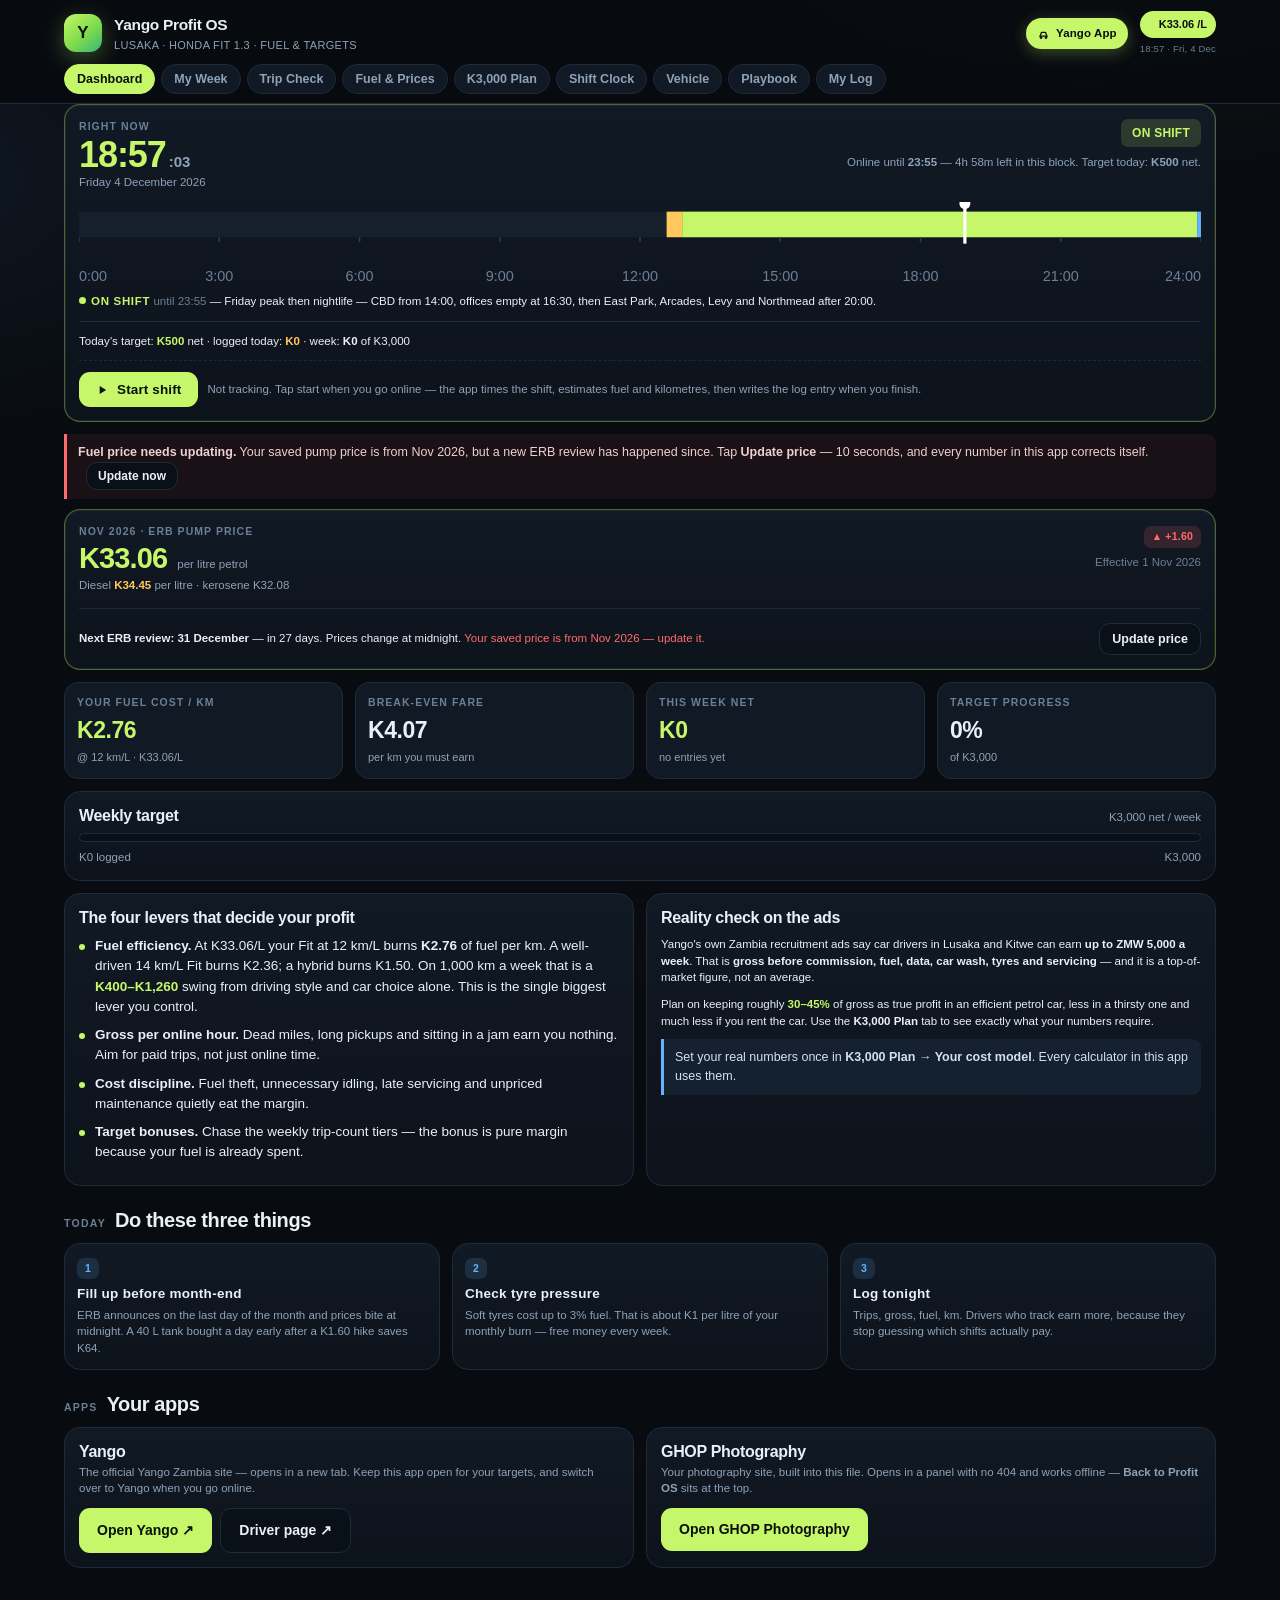
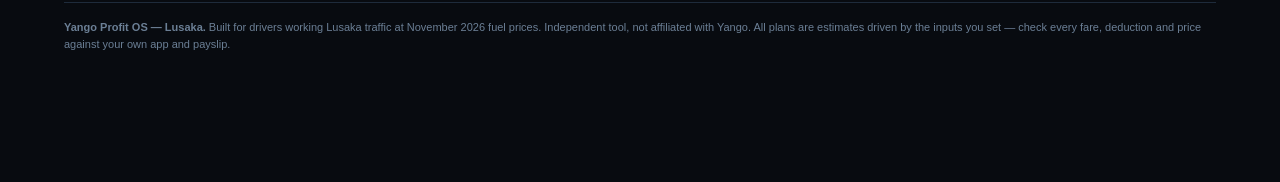
<file: index.html>
<!DOCTYPE html>
<html lang="en">
<head>
<meta charset="utf-8">
<meta name="viewport" content="width=device-width, initial-scale=1">
<title>Yango Profit OS — Lusaka · Honda Fit 1.3</title>
<style>
:root{
  --bg:#080b10; --bg2:#0d131b; --card:#111924; --card2:#16202d; --line:#1e2b3b;
  --txt:#e9f0f8; --mut:#8ea2b8; --mut2:#6b7f95;
  --lime:#c6f76a; --gold:#ffc85c; --red:#ff6b6b; --blue:#63b3ff; --teal:#4ee0c0;
  --r:16px;
}
*{box-sizing:border-box;-webkit-tap-highlight-color:transparent}
html,body{margin:0;padding:0}
body{
  background:
    radial-gradient(1100px 600px at 85% -10%, rgba(198,247,106,.09), transparent 60%),
    radial-gradient(900px 500px at -10% 10%, rgba(99,179,255,.08), transparent 55%),
    var(--bg);
  color:var(--txt);
  font-family:-apple-system,BlinkMacSystemFont,"Segoe UI",Inter,Roboto,"Helvetica Neue",Arial,sans-serif;
  font-size:15px; line-height:1.5;
  padding-bottom:80px;
  -webkit-font-smoothing:antialiased;
}
.wrap{max-width:1180px;margin:0 auto;padding:0 14px}
h1,h2,h3,h4{margin:0;line-height:1.2;letter-spacing:-.02em}
h2{font-size:20px;font-weight:800}
h3{font-size:16px;font-weight:750}
h4{font-size:13.5px;font-weight:700;letter-spacing:.02em}
p{margin:0 0 10px}
a{color:var(--blue)}
small{font-size:11.5px}

/* ---------- header ---------- */
header{
  position:sticky;top:0;z-index:40;
  background:rgba(8,11,16,.86);backdrop-filter:blur(14px);
  border-bottom:1px solid var(--line);
}
.hd{display:flex;align-items:center;gap:12px;padding:11px 0 9px}
.logo{
  width:38px;height:38px;border-radius:12px;flex:0 0 auto;
  background:linear-gradient(140deg,var(--lime),#7ddc4a 55%,#3bb37a);
  display:grid;place-items:center;color:#08120a;font-weight:900;font-size:17px;
  box-shadow:0 6px 22px rgba(198,247,106,.28);
}
.hd-t{flex:1;min-width:0}
.hd-t .n{font-size:15.5px;font-weight:850;letter-spacing:-.02em;white-space:nowrap;overflow:hidden;text-overflow:ellipsis}
.hd-t .s{font-size:11px;color:var(--mut);letter-spacing:.03em;text-transform:uppercase}
.pillfuel{
  font-size:11px;font-weight:800;color:#08120a;background:var(--lime);
  padding:5px 9px;border-radius:20px;white-space:nowrap;
}
.pillfuel.d{background:var(--gold)}

/* ---------- tabs ---------- */
nav{display:flex;gap:6px;overflow-x:auto;padding:0 0 9px;scrollbar-width:none}
nav::-webkit-scrollbar{display:none}
.tab{
  flex:0 0 auto;border:1px solid var(--line);background:var(--card);
  color:var(--mut);font-size:12.5px;font-weight:700;padding:7px 12px;border-radius:20px;
  cursor:pointer;white-space:nowrap;transition:.15s;
}
.tab:hover{color:var(--txt);border-color:#2c3d51}
.tab.on{background:var(--lime);color:#08120a;border-color:var(--lime)}

/* ---------- layout ---------- */
main{padding-top:16px}
.page{display:none;animation:fade .25s ease}
.page.on{display:block}
@keyframes fade{from{opacity:0;transform:translateY(6px)}to{opacity:1;transform:none}}
.grid{display:grid;gap:12px}
.g2{grid-template-columns:repeat(2,minmax(0,1fr))}
.g3{grid-template-columns:repeat(3,minmax(0,1fr))}
.g4{grid-template-columns:repeat(4,minmax(0,1fr))}
@media(max-width:860px){.g4{grid-template-columns:repeat(2,minmax(0,1fr))}.g3{grid-template-columns:repeat(2,minmax(0,1fr))}}
@media(max-width:560px){.g2,.g3,.g4{grid-template-columns:1fr}}
.card{
  background:linear-gradient(180deg,var(--card),var(--bg2));
  border:1px solid var(--line);border-radius:var(--r);padding:14px;
}
.card.tight{padding:12px}
.card.accent{border-color:rgba(198,247,106,.35);box-shadow:0 0 0 1px rgba(198,247,106,.07) inset}
.card.warn{border-color:rgba(255,107,107,.35)}
.sec{margin:22px 0 11px;display:flex;align-items:baseline;gap:9px}
.sec .tag{font-size:10.5px;letter-spacing:.12em;text-transform:uppercase;color:var(--mut2);font-weight:800}
.hr{height:1px;background:var(--line);margin:14px 0}
.mut{color:var(--mut)}
.dim{color:var(--mut2)}
.tiny{font-size:11.5px;line-height:1.45}

/* ---------- numbers ---------- */
.big{font-size:29px;font-weight:860;letter-spacing:-.03em;line-height:1.05}
.mid{font-size:21px;font-weight:820;letter-spacing:-.02em}
.lbl{font-size:10.5px;text-transform:uppercase;letter-spacing:.1em;color:var(--mut2);font-weight:800}
.lime{color:var(--lime)} .gold{color:var(--gold)} .red{color:var(--red)} .blue{color:var(--blue)} .teal{color:var(--teal)}
.k{font-variant-numeric:tabular-nums}

/* ---------- kpi ---------- */
.kpi{background:var(--card);border:1px solid var(--line);border-radius:14px;padding:12px}
.kpi .v{font-size:23px;font-weight:840;letter-spacing:-.02em;margin-top:2px}
.kpi .d{font-size:11px;color:var(--mut);margin-top:2px}

/* ---------- forms ---------- */
label.fl{display:block;font-size:10.5px;text-transform:uppercase;letter-spacing:.08em;color:var(--mut2);font-weight:800;margin:0 0 4px}
input[type=number],input[type=text],input[type=date],select{
  width:100%;background:#0a1017;border:1px solid var(--line);border-radius:10px;
  color:var(--txt);padding:9px 10px;font-size:14.5px;font-weight:650;
  font-family:inherit;

}
input:focus,select:focus{outline:none;border-color:var(--lime);box-shadow:0 0 0 3px rgba(198,247,106,.12)}
.fld{margin-bottom:10px}
.row{display:grid;gap:9px;grid-template-columns:repeat(2,minmax(0,1fr))}
@media(max-width:560px){.row{grid-template-columns:1fr}}
input[type=range]{width:100%;accent-color:var(--lime);height:22px}
.chips{display:flex;flex-wrap:wrap;gap:6px;margin-bottom:10px}
.chip{
  border:1px solid var(--line);background:#0a1017;color:var(--mut);border-radius:20px;
  font-size:11.5px;font-weight:750;padding:5px 10px;cursor:pointer;transition:.15s
}
.chip:hover{color:var(--txt)}
.chip.on{background:rgba(198,247,106,.14);border-color:rgba(198,247,106,.5);color:var(--lime)}
.btn{
  display:inline-flex;align-items:center;justify-content:center;gap:7px;
  background:var(--lime);color:#08120a;border:none;border-radius:11px;
  padding:11px 16px;font-size:14px;font-weight:850;cursor:pointer;font-family:inherit;
  transition:.15s;width:100%
}
.btn:hover{filter:brightness(1.07)}
.btn.ghost{background:#0a1017;color:var(--txt);border:1px solid var(--line)}
.btn.ghost:hover{border-color:#31465e}

/* ---------- tables ---------- */
table{width:100%;border-collapse:collapse;font-size:13px}
th{
  text-align:left;font-size:10px;text-transform:uppercase;letter-spacing:.09em;
  color:var(--mut2);font-weight:850;padding:7px 6px;border-bottom:1px solid var(--line);
  white-space:nowrap
}
td{padding:8px 6px;border-bottom:1px solid rgba(30,43,59,.55);vertical-align:top}
tr:last-child td{border-bottom:none}
td.n,th.n{text-align:right;font-variant-numeric:tabular-nums}
.tscroll{overflow-x:auto;margin:0 -4px}

/* ---------- misc ---------- */
.bar{height:9px;background:#0a1017;border-radius:20px;overflow:hidden;border:1px solid var(--line)}
.bar>i{display:block;height:100%;background:linear-gradient(90deg,#7ddc4a,var(--lime));border-radius:20px;transition:width .4s}
.badge{display:inline-block;font-size:10.5px;font-weight:850;padding:3px 8px;border-radius:7px;letter-spacing:.02em}
.b-ok{background:rgba(198,247,106,.15);color:var(--lime)}
.b-mid{background:rgba(255,200,92,.15);color:var(--gold)}
.b-bad{background:rgba(255,107,107,.15);color:var(--red)}
.b-inf{background:rgba(99,179,255,.15);color:var(--blue)}
ul.ck{list-style:none;padding:0;margin:0}
ul.ck li{position:relative;padding:6px 0 6px 24px;font-size:13.5px;border-bottom:1px solid rgba(30,43,59,.5)}
ul.ck li:last-child{border-bottom:none}
ul.ck li:before{
  content:"";position:absolute;left:2px;top:12px;width:13px;height:13px;border-radius:4px;
  border:1.5px solid #2e4358;cursor:pointer;transition:.15s
}
ul.ck li.done:before{background:var(--lime);border-color:var(--lime);box-shadow:0 0 0 3px rgba(198,247,106,.13)}
ul.ck li.done{color:var(--mut);text-decoration:line-through;text-decoration-color:#2e4358}
ul.dot{list-style:none;padding:0;margin:0}
ul.dot li{position:relative;padding:0 0 8px 16px;font-size:13.5px}
ul.dot li:before{content:"";position:absolute;left:0;top:8px;width:6px;height:6px;border-radius:50%;background:var(--lime)}
ul.dot.o li:before{background:var(--gold)}
ul.dot.r li:before{background:var(--red)}
.heat{display:grid;grid-template-columns:46px repeat(9,1fr);gap:3px;font-size:9.5px;align-items:center}
.heat .hd2{color:var(--mut2);font-weight:800;text-align:center;font-size:9px;letter-spacing:.04em}
.heat .dl{color:var(--mut);font-weight:800;font-size:10px}
.hc{height:19px;border-radius:4px;background:#0d151f;border:1px solid rgba(30,43,59,.6)}
.hc.l1{background:rgba(198,247,106,.18);border-color:transparent}
.hc.l2{background:rgba(198,247,106,.45);border-color:transparent}
.hc.l3{background:var(--lime);border-color:transparent}
.hc.r{background:rgba(99,179,255,.25);border-color:transparent}
.hc.hnow{outline:2px solid var(--gold);outline-offset:1px;position:relative;z-index:3;box-shadow:0 0 10px rgba(255,200,92,.55)}
.nowstrip{background:rgba(198,247,106,.1);border:1px solid rgba(198,247,106,.35);border-radius:10px;padding:8px 10px;margin-bottom:9px}
.nowstrip.off{background:rgba(255,200,92,.08);border-color:rgba(255,200,92,.32)}
.nowdot{display:inline-block;width:7px;height:7px;border-radius:50%;background:var(--lime);margin-right:5px;vertical-align:1px;animation:pulse 1.6s infinite}
@keyframes pulse{0%,100%{opacity:1;transform:scale(1)}50%{opacity:.45;transform:scale(.82)}}
.nowdot.off{background:var(--gold)}
.legend{display:flex;gap:12px;flex-wrap:wrap;font-size:11px;color:var(--mut);margin-top:9px}
.legend i{display:inline-block;width:11px;height:11px;border-radius:3px;margin-right:4px;vertical-align:-1px}
.note{
  border-left:3px solid var(--gold);background:rgba(255,200,92,.06);
  padding:9px 11px;border-radius:0 9px 9px 0;font-size:12.5px;color:#e4d9bd;margin:10px 0
}
.note.r{border-color:var(--red);background:rgba(255,107,107,.07);color:#f0cfcf}
.note.g{border-color:var(--lime);background:rgba(198,247,106,.07);color:#dfeecd}
.note.b{border-color:var(--blue);background:rgba(99,179,255,.07);color:#cfe2f5}
footer{margin-top:34px;padding:16px 0 26px;border-top:1px solid var(--line);font-size:11px;color:var(--mut2)}
.src{font-size:11.5px;color:var(--mut);line-height:1.7}
.src b{color:var(--txt)}
.vd{padding:12px;border-radius:12px;font-weight:850;text-align:center;font-size:15px;letter-spacing:.01em}
.vd.ok{background:rgba(198,247,106,.13);color:var(--lime);border:1px solid rgba(198,247,106,.35)}
.vd.mid{background:rgba(255,200,92,.12);color:var(--gold);border:1px solid rgba(255,200,92,.32);font-size:14px}
.vd.bad{background:rgba(255,107,107,.12);color:var(--red);border:1px solid rgba(255,107,107,.32)}
.split{display:flex;justify-content:space-between;gap:10px;padding:6px 0;font-size:13.5px;border-bottom:1px dashed rgba(30,43,59,.8)}
.split:last-child{border-bottom:none}
.split b{font-variant-numeric:tabular-nums}
/* ---------- printable shift card ---------- */
.pc{background:#fff;color:#0f1419;border:1px solid #d8dfe6;border-radius:14px;padding:16px}
.pc h2{color:#0f1419}
.pc .lbl{color:#6b7785}
.pct th{color:#67727e;border-bottom:1.5px solid #cfd6de;font-size:9.5px}
.pct td{color:#0f1419;border-bottom:1px solid #e6eaef;font-size:12px;padding:6px 6px}
.pct tr:last-child td{border-bottom:1px solid #cfd6de}
.pctr-off td{background:#f2f5f8;color:#5d6873}
.pcrule{display:flex;gap:8px;font-size:11px;color:#2b3540;padding:3px 0;border-bottom:1px solid #eef1f4}
.pcrule:last-child{border-bottom:none}
.pcrule b{color:#0f1419}
@media print{
  header,nav,footer,.no-print{display:none!important}
  body{background:#fff!important;color:#000;padding:0!important}
  .page{display:none!important}
  #p-week{display:block!important}
  #p-week > *:not(#printCard){display:none!important}
  #printCard{display:block!important;border:0!important;border-radius:0;box-shadow:none;padding:0}
  .tscroll{overflow:visible!important}
  .pc{font-size:11px}
}
@page{size:A4 portrait;margin:12mm}
/* ---------- app launcher ---------- */
.fab{
  position:fixed; right:14px; bottom:16px; z-index:80;
  display:inline-flex; align-items:center; gap:9px;
  padding:12px 17px; border-radius:30px;
  background:linear-gradient(140deg,var(--lime),#8ee04f); color:#08120a;
  font-size:13px; font-weight:850; letter-spacing:.01em; text-decoration:none;
  box-shadow:0 12px 30px rgba(0,0,0,.6), 0 0 0 1px rgba(198,247,106,.4);
  transition:transform .18s ease, filter .18s ease;
}
.fab:hover{ transform:translateY(-2px); filter:brightness(1.06); }
.fab svg{ width:17px; height:17px; }
@media print{ .fab{display:none!important} }
.applink{
  display:inline-flex; align-items:center; justify-content:center; gap:9px;
  background:var(--lime); color:#08120a; border:none; border-radius:11px;
  padding:11px 18px; font-size:14px; font-weight:850; text-decoration:none; cursor:pointer;
  transition:filter .15s;
}
.applink:hover{ filter:brightness(1.07); }
.applink svg{ width:16px; height:16px; }
.applink.ghost{ background:#0a1017; color:var(--txt); border:1px solid var(--line); }
.applink.ghost:hover{ border-color:#31465e; }
body{ padding-bottom:104px; }
.hbtn{
  display:inline-flex; align-items:center; gap:6px; flex:0 0 auto;
  background:var(--lime); color:#08120a; text-decoration:none;
  font-size:11.5px; font-weight:850; letter-spacing:.01em;
  padding:7px 11px; border-radius:20px; white-space:nowrap;
  box-shadow:0 4px 16px rgba(198,247,106,.28);
  transition:filter .15s ease, transform .15s ease;
}
.hbtn:hover{ filter:brightness(1.07); transform:translateY(-1px); }
.hbtn svg{ width:13px; height:13px; }
@media(max-width:430px){
  .hd-t .s{ display:none }
  .hbtn{ padding:6px 9px; font-size:10.5px; gap:5px }
  .hbtn svg{ width:12px; height:12px }
}
/* ---------- embedded Yango app overlay ---------- */
.yoverlay{
  position:fixed; inset:0; z-index:500; display:none; flex-direction:column;
  background:var(--bg);
}
.yoverlay.on{ display:flex; }
.ybar{
  flex:0 0 auto; display:flex; align-items:center; gap:10px; position:sticky; top:0; z-index:2;
  padding:10px 12px; background:#0d131b; border-bottom:1px solid var(--line);
  box-shadow:0 6px 22px rgba(0,0,0,.4);
}
.yback{
  display:inline-flex; align-items:center; gap:8px; flex:0 0 auto;
  background:var(--lime); color:#08120a; border:none; border-radius:20px;
  padding:9px 15px; font-family:inherit; font-size:12.5px; font-weight:850; cursor:pointer;
}
.yback:hover{ filter:brightness(1.07); }
.yback svg{ width:14px; height:14px; }
.ybar-t{ flex:1; min-width:0; font-size:13px; font-weight:800; color:var(--txt); white-space:nowrap; overflow:hidden; text-overflow:ellipsis }
.yext{ flex:0 0 auto; font-size:11.5px; font-weight:750; color:var(--mut); text-decoration:none; padding:7px 10px; border:1px solid var(--line); border-radius:20px }
.yext:hover{ color:var(--txt); border-color:#31465e }
.yframe{ flex:1 1 auto; width:100%; height:100%; border:0; background:#fff; display:block }
@media(max-width:520px){
  .ybar-t{ display:none }
  .yback{ padding:8px 12px; font-size:11.5px }
  .yext{ font-size:10.5px; padding:6px 8px }
}
/* ---------- shift tracker ---------- */
.shiftbox{
  display:flex; align-items:center; gap:10px; flex-wrap:wrap;
  border-top:1px dashed rgba(30,43,59,.9); padding-top:11px; margin-top:11px;
}
.sbtn{
  display:inline-flex; align-items:center; gap:8px; flex:0 0 auto;
  border:none; border-radius:11px; padding:10px 16px; cursor:pointer;
  font-family:inherit; font-size:13.5px; font-weight:850; letter-spacing:.01em;
  background:var(--lime); color:#08120a; transition:filter .15s;
}
.sbtn:hover{ filter:brightness(1.07); }
.sbtn.stop{ background:var(--red); color:#fff; }
.sbtn svg{ width:14px; height:14px; }
.sinfo{ flex:1; min-width:180px; font-size:11.5px; color:var(--mut); line-height:1.45 }
.sinfo b{ color:var(--txt) }
.dotlive{ display:inline-block; width:8px; height:8px; border-radius:50%; background:var(--red); margin-right:5px; animation:pulse 1.4s infinite; vertical-align:0 }
.modal{ position:fixed; inset:0; z-index:600; display:none; align-items:center; justify-content:center; padding:16px; background:rgba(4,7,11,.78); }
.modal.on{ display:flex; }
.sheet{
  background:linear-gradient(180deg,var(--card),var(--bg2)); border:1px solid var(--line);
  border-radius:18px; width:100%; max-width:520px; max-height:90vh; overflow:auto; padding:16px;
  box-shadow:0 30px 80px rgba(0,0,0,.6);
}
.sheet h3{ margin-bottom:3px }
.sheet .sub{ font-size:12px; color:var(--mut); margin-bottom:12px }
@media(max-width:430px){ .sbtn{ width:100%; justify-content:center } }
</style>
</head>
<body>

<header>
  <div class="wrap">
    <div class="hd">
      <div class="logo">Y</div>
      <div class="hd-t">
        <div class="n">Yango Profit OS</div>
        <div class="s">Lusaka · Honda Fit 1.3 · fuel &amp; targets</div>
      </div>
      <a class="hbtn" href="https://yango.com/en_zm/" target="_blank" rel="noopener" title="Open Yango Zambia in a new tab">
        <svg viewBox="0 0 24 24" fill="none" stroke="currentColor" stroke-width="2.3" stroke-linecap="round" stroke-linejoin="round" aria-hidden="true">
          <path d="M5 17h14M6 17l1.5-5.5A2 2 0 0 1 9.4 10h5.2a2 2 0 0 1 1.9 1.5L18 17"/>
          <circle cx="7.5" cy="19.5" r="1.5"/><circle cx="16.5" cy="19.5" r="1.5"/>
        </svg>
        Yango App
      </a>
      <div style="text-align:right">
        <div class="pillfuel" id="hdrFuel">K33.06 /L</div>
        <div class="tiny dim" id="hdrClock" style="margin-top:4px;font-size:9.5px;letter-spacing:.02em;white-space:nowrap">—</div>
      </div>
    </div>
    <nav id="nav">
      <button class="tab on" data-p="dash">Dashboard</button>
      <button class="tab" data-p="week">My Week</button>
      <button class="tab" data-p="trip">Trip Check</button>
      <button class="tab" data-p="fuel">Fuel &amp; Prices</button>
      <button class="tab" data-p="plan">K3,000 Plan</button>
      <button class="tab" data-p="shift">Shift Clock</button>
      <button class="tab" data-p="car">Vehicle</button>
      <button class="tab" data-p="play">Playbook</button>
      <button class="tab" data-p="log">My Log</button>
    </nav>
  </div>
</header>

<main class="wrap">

<!-- ============ DASHBOARD ============ -->
<section class="page on" id="p-dash">
  <div class="card accent" style="margin-bottom:12px">
    <div style="display:flex;justify-content:space-between;gap:14px;flex-wrap:wrap;align-items:flex-start">
      <div>
        <div class="lbl">Right now</div>
        <div style="display:flex;align-items:baseline;gap:3px;margin-top:1px">
          <div class="big lime k" id="nowTime" style="font-size:36px">--:--</div>
          <div class="mut tiny k" id="nowSec" style="font-size:15px;font-weight:800">:--</div>
        </div>
        <div class="tiny mut" id="nowDate">—</div>
      </div>
      <div style="text-align:right;flex:1;min-width:210px">
        <div class="badge" id="nowBadge" style="font-size:12px;padding:5px 11px">—</div>
        <div class="tiny mut" id="nowDetail" style="margin-top:7px;line-height:1.45">—</div>
      </div>
    </div>
    <div id="nowBar" style="margin-top:12px"></div>
    <div id="nowAction" class="tiny" style="margin-top:7px">—</div>
    <div class="hr" style="margin:11px 0"></div>
    <div class="tiny" id="nowTarget">—</div>
    <div class="shiftbox">
      <button class="sbtn" id="shiftBtn" type="button" onclick="toggleShift()">
        <svg viewBox="0 0 24 24" fill="currentColor" aria-hidden="true"><path d="M8 5v14l11-7z"/></svg>
        Start shift
      </button>
      <div class="sinfo" id="shiftInfo">Not tracking. Tap start when you go online — the app times the shift, estimates fuel and kilometres, then writes the log entry when you finish.</div>
    </div>
  </div>

  <div id="priceBanner"></div>
  <div class="card accent" style="margin-bottom:12px">
    <div style="display:flex;justify-content:space-between;align-items:flex-start;gap:12px;flex-wrap:wrap">
      <div>
        <div class="lbl" id="fxLabel">ERB pump price</div>
        <div style="display:flex;align-items:baseline;gap:10px;margin-top:3px">
          <div class="big lime k" id="fxPetrol">K33.06</div>
          <div class="mut tiny">per litre petrol</div>
        </div>
        <div class="tiny mut" style="margin-top:4px" id="fxDieselLine">Diesel K34.45</div>
      </div>
      <div style="text-align:right">
        <div class="badge" id="fxChange">—</div>
        <div class="tiny dim" style="margin-top:6px" id="fxEff">—</div>
      </div>
    </div>
    <div class="hr"></div>
    <div style="display:flex;justify-content:space-between;align-items:center;gap:10px;flex-wrap:wrap">
      <div class="tiny" id="fxNext" style="flex:1;min-width:220px">—</div>
      <button class="btn ghost" id="fxBtn" style="width:auto;padding:8px 12px;font-size:12.5px">Update price</button>
    </div>
  </div>

  <div class="grid g4" style="margin-bottom:12px">
    <div class="kpi"><div class="lbl">Your fuel cost / km</div><div class="v lime k" id="dCPK">K2.54</div><div class="d" id="dCPKd">@ 12 km/L · Honda Fit</div></div>
    <div class="kpi"><div class="lbl">Break-even fare</div><div class="v k" id="dBE">K—</div><div class="d">per km you must earn</div></div>
    <div class="kpi"><div class="lbl">This week net</div><div class="v k" id="dNet">K0</div><div class="d" id="dNetd">no entries yet</div></div>
    <div class="kpi"><div class="lbl">Target progress</div><div class="v k" id="dProg">0%</div><div class="d" id="dProgd">of K3,000</div></div>
  </div>

  <div class="card" style="margin-bottom:12px">
    <div style="display:flex;justify-content:space-between;align-items:baseline;margin-bottom:8px">
      <h3>Weekly target</h3><div class="tiny mut" id="dTargetLbl">K3,000 net / week</div>
    </div>
    <div class="bar"><i id="dBar" style="width:0%"></i></div>
    <div style="display:flex;justify-content:space-between;margin-top:7px" class="tiny mut">
      <span id="dBarL">K0 logged</span><span id="dBarR">K3,000</span>
    </div>
  </div>

  <div class="grid g2">
    <div class="card">
      <h3 style="margin-bottom:9px">The four levers that decide your profit</h3>
      <ul class="dot">
        <li><b>Fuel efficiency.</b> At K33.06/L your Fit at 12 km/L burns <b>K2.76</b> of fuel per km. A well-driven 14 km/L Fit burns K2.36; a hybrid burns K1.50. On 1,000 km a week that is a <b class="lime">K400–K1,260</b> swing from driving style and car choice alone. This is the single biggest lever you control.</li>
        <li><b>Gross per online hour.</b> Dead miles, long pickups and sitting in a jam earn you nothing. Aim for paid trips, not just online time.</li>
        <li><b>Cost discipline.</b> Fuel theft, unnecessary idling, late servicing and unpriced maintenance quietly eat the margin.</li>
        <li><b>Target bonuses.</b> Chase the weekly trip-count tiers — the bonus is pure margin because your fuel is already spent.</li>
      </ul>
    </div>
    <div class="card">
      <h3 style="margin-bottom:9px">Reality check on the ads</h3>
      <p class="tiny">Yango's own Zambia recruitment ads say car drivers in Lusaka and Kitwe can earn <b>up to ZMW 5,000 a week</b>. That is <b>gross before commission, fuel, data, car wash, tyres and servicing</b> — and it is a top-of-market figure, not an average.</p>
      <p class="tiny">Plan on keeping roughly <b class="lime">30–45%</b> of gross as true profit in an efficient petrol car, less in a thirsty one and much less if you rent the car. Use the <b>K3,000 Plan</b> tab to see exactly what your numbers require.</p>
      <div class="note b" style="margin-bottom:0">Set your real numbers once in <b>K3,000 Plan → Your cost model</b>. Every calculator in this app uses them.</div>
    </div>
  </div>

  <div class="sec"><span class="tag">Today</span><h2>Do these three things</h2></div>
  <div class="grid g3">
    <div class="card tight"><div class="badge b-inf">1</div><h4 style="margin:7px 0 4px">Fill up before month-end</h4><p class="tiny mut" style="margin:0">ERB announces on the last day of the month and prices bite at midnight. A 40 L tank bought a day early after a K1.60 hike saves K64.</p></div>
    <div class="card tight"><div class="badge b-inf">2</div><h4 style="margin:7px 0 4px">Check tyre pressure</h4><p class="tiny mut" style="margin:0">Soft tyres cost up to 3% fuel. That is about K1 per litre of your monthly burn — free money every week.</p></div>
    <div class="card tight"><div class="badge b-inf">3</div><h4 style="margin:7px 0 4px">Log tonight</h4><p class="tiny mut" style="margin:0">Trips, gross, fuel, km. Drivers who track earn more, because they stop guessing which shifts actually pay.</p></div>
  </div>

  <div class="sec"><span class="tag">Apps</span><h2>Your apps</h2></div>
  <div class="grid g2">
    <div class="card">
      <h3>Yango</h3>
      <div class="tiny mut" style="margin-top:3px">The official Yango Zambia site — opens in a new tab. Keep this app open for your targets, and switch over to Yango when you go online.</div>
      <div style="display:flex;gap:8px;flex-wrap:wrap;margin-top:11px">
        <a class="applink" href="https://yango.com/en_zm/" target="_blank" rel="noopener">Open Yango &nearr;</a>
        <a class="applink ghost" href="https://yango.com/en_zm/driver/" target="_blank" rel="noopener">Driver page &nearr;</a>
      </div>
    </div>
    <div class="card">
      <h3>GHOP Photography</h3>
      <div class="tiny mut" style="margin-top:3px">Your photography site, built into this file. Opens in a panel with no 404 and works offline — <b>Back to Profit OS</b> sits at the top.</div>
      <div style="display:flex;gap:8px;flex-wrap:wrap;margin-top:11px">
        <a class="applink" href="ghop-photography.html" onclick="return openYango(event)">Open GHOP Photography</a>
      </div>
    </div>
  </div>

</section>

<!-- ============ MY WEEK ============ -->
<section class="page" id="p-week">
  <div class="sec"><span class="tag">Everyday strategy</span><h2>Your week, day by day</h2></div>

  <div class="card accent" style="margin-bottom:12px">
    <div style="display:flex;justify-content:space-between;align-items:flex-start;gap:12px;flex-wrap:wrap">
      <div>
        <div class="lbl">The split</div>
        <div class="big lime k" id="wkPerDay">K500</div>
        <div class="tiny mut" id="wkPerDaySub">net per working day · 6 days on, Sunday off</div>
      </div>
      <div style="text-align:right">
        <div class="badge b-inf" id="wkHours">—</div>
        <div class="tiny dim" style="margin-top:6px" id="wkHrsDay">—</div>
      </div>
    </div>
    <div class="hr"></div>
    <div class="grid g4">
      <div class="kpi" style="background:#0a1017"><div class="lbl">Weekly target</div><div class="v k" id="wkTarget">K3,000</div></div>
      <div class="kpi" style="background:#0a1017"><div class="lbl">Working days</div><div class="v k" id="wkDays">6</div><div class="d">Sunday is OFF</div></div>
      <div class="kpi" style="background:#0a1017"><div class="lbl">Fuel budget / week</div><div class="v k" id="wkFuel">—</div><div class="d" id="wkFuelL">—</div></div>
      <div class="kpi" style="background:#0a1017"><div class="lbl">Gross needed / week</div><div class="v k" id="wkGross">—</div><div class="d">before commission</div></div>
    </div>
    <div class="note g" id="wkNote" style="margin-bottom:0"></div>
  </div>

  <div id="dayCards" class="grid g2"></div>

  <div class="sec"><span class="tag">Take it with you</span><h2>Your one-page shift card</h2></div>
  <div class="no-print" style="display:flex;gap:8px;flex-wrap:wrap;margin-bottom:11px">
    <button class="btn" id="printBtn" style="width:auto;padding:10px 16px">Print / save as PDF</button>
    <div class="tiny mut" style="align-self:center">If printing is blocked in this preview, download the file and press Ctrl/Cmd + P — the card prints alone on one A4 page.</div>
  </div>
  <div class="pc" id="printCard">
    <div style="display:flex;justify-content:space-between;align-items:flex-start;gap:12px;border-bottom:2px solid #0f1419;padding-bottom:9px">
      <div>
        <div style="font-size:9.5px;letter-spacing:.15em;font-weight:850;color:#6b7785">YANGO PROFIT OS · LUSAKA</div>
        <h2 id="pcTitle" style="font-size:17px;margin-top:2px">Shift card</h2>
      </div>
      <div style="text-align:right;font-size:10.5px;color:#4a5663;line-height:1.5" id="pcMeta"></div>
    </div>
    <div class="tscroll" style="margin-top:10px">
      <table class="pct">
        <thead><tr><th>Day</th><th>Online hours</th><th class="n">Hrs</th><th class="n">Net target</th><th class="n">Trips</th><th class="n">Fuel budget</th></tr></thead>
        <tbody id="pcRows"></tbody>
      </table>
    </div>
    <div id="pcRules" style="margin-top:11px"></div>
    <div style="display:flex;justify-content:space-between;gap:10px;font-size:9px;color:#6b7785;margin-top:9px;border-top:1px solid #dde3e9;padding-top:6px">
      <span id="pcFoot"></span><span>Fuel &amp; fares change monthly — update this app before you plan the week</span>
    </div>
  </div>

  <div class="sec"><span class="tag">Day 7</span><h2>Sunday — off day, not a lost day</h2></div>
  <div class="card">
    <p class="tiny mut">Sunday earns you nothing directly and protects everything else. The six working days only pay if the car is healthy, you are rested, and the week's numbers are known. Do these, in this order, and be finished by 14:00.</p>
    <div class="grid g2">
      <ul class="ck" id="sunCk">
        <li>Sleep until you wake naturally — no alarm</li>
        <li>Wash and vacuum the car inside and out</li>
        <li>Check tyre pressures cold, top up if needed</li>
        <li>Check oil, coolant, brake fluid, washer water</li>
        <li>Fill the tank before the week starts (and before any price change)</li>
        <li>Service items due this month? Book or do them today</li>
      </ul>
      <ul class="ck" id="sunCk2">
        <li>Enter every day of last week into My Log</li>
        <li>Compare actual net against the K3,000 target</li>
        <li>Find your best-paying window and your worst — drop the worst</li>
        <li>Set next week's fuel money aside in a separate place</li>
        <li>Top up data bundle and phone credit for the week</li>
        <li>Plan Monday's first three hours before you sleep</li>
      </ul>
    </div>
    <div class="note" style="margin-bottom:0">If you are behind target by Sunday, do <b>not</b> work Sunday. Add the hours to Friday evening next week instead — Friday pays roughly double a Sunday morning per hour, and you keep the rest day that keeps you safe.</div>
  </div>
</section>

<!-- ============ TRIP CHECK ============ -->
<section class="page" id="p-trip">
  <div class="sec"><span class="tag">Decision tool</span><h2>Accept or decline this trip?</h2></div>
  <p class="mut tiny" style="margin-bottom:12px">Type the fare the app is offering and the real distances. The verdict uses your own cost model, so it stays honest as fuel moves.</p>

  <div class="grid g2">
    <div class="card">
      <h3 style="margin-bottom:10px">Trip details</h3>
      <div class="chips" id="tripPreset">
        <button class="chip on" data-fare="45" data-km="5" data-pick="1.5" data-min="16">Short hop 5 km</button>
        <button class="chip" data-fare="85" data-km="11" data-pick="2" data-min="30">Cross-city 11 km</button>
        <button class="chip" data-fare="55" data-km="7" data-pick="4" data-min="25">Far pickup 7 km</button>
        <button class="chip" data-fare="320" data-km="28" data-pick="3" data-min="50">Airport run</button>
      </div>
      <div class="row">
        <div class="fld"><label class="fl">Offered fare (K)</label><input type="number" id="tFare" value="45" step="1"></div>
        <div class="fld"><label class="fl">Trip distance (km)</label><input type="number" id="tKm" value="5" step="0.5"></div>
      </div>
      <div class="row">
        <div class="fld"><label class="fl">Pickup distance (km)</label><input type="number" id="tPick" value="1.5" step="0.5"></div>
        <div class="fld"><label class="fl">Total time (min)</label><input type="number" id="tMin" value="16" step="1"></div>
      </div>
      <div class="row">
        <div class="fld"><label class="fl">Fuel price (K/L)</label><input type="number" id="tFuel" value="33.06" step="0.01"></div>
        <div class="fld"><label class="fl">Your km per litre</label><input type="number" id="tKmpl" value="12" step="0.5"></div>
      </div>
      <div class="fld"><label class="fl">Yango / station commission (%)</label><input type="number" id="tComm" value="20" step="1"></div>
      <div class="tiny dim">Tip: leave the preset chips alone after editing — they just seed the fields.</div>
    </div>

    <div class="card accent">
      <h3 style="margin-bottom:10px">The maths</h3>
      <div class="vd ok" id="tVerdict" style="margin-bottom:11px">TAKE IT</div>
      <div class="split"><span class="mut">Gross fare</span><b id="tGross">K45.00</b></div>
      <div class="split"><span class="mut">Commission</span><b class="red" id="tCommK">−K9.00</b></div>
      <div class="split"><span class="mut">Fuel, trip + pickup</span><b class="red" id="tFuelK">−K16.53</b></div>
      <div class="split"><span class="mut">Maintenance reserve</span><b class="red" id="tMaintK">−K3.58</b></div>
      <div class="split" style="border-bottom:1px solid var(--line);padding-bottom:9px"><span><b>Net profit</b></span><b class="lime" id="tNet">K15.89</b></div>
      <div class="grid g3" style="margin-top:11px">
        <div class="kpi" style="background:#0a1017"><div class="lbl">Per hour</div><div class="v k" id="tPerHr" style="font-size:19px">K60</div></div>
        <div class="kpi" style="background:#0a1017"><div class="lbl">Margin</div><div class="v k" id="tMargin" style="font-size:19px">35%</div></div>
        <div class="kpi" style="background:#0a1017"><div class="lbl">Vs target</div><div class="v k" id="tVs" style="font-size:19px">—</div></div>
      </div>
      <div class="hr"></div>
      <div class="tiny mut" id="tNotes"></div>
    </div>
  </div>

  <div class="sec"><span class="tag">Benchmarks</span><h2>What a good trip looks like</h2></div>
  <div class="card">
    <div class="tscroll"><table>
      <thead><tr><th>Rule of thumb</th><th class="n">Target</th><th>Why</th></tr></thead>
      <tbody>
        <tr><td>Net profit per trip</td><td class="n lime" id="ruleTripNet">K25+</td><td class="mut tiny">Below K15 a trip barely beats the cost of the seat it uses.</td></tr>
        <tr><td>Net profit per hour online</td><td class="n lime" id="ruleNph">K60–90</td><td class="mut tiny" id="ruleNphWhy">This is the number to watch — it is the only one that pays your bills.</td></tr>
        <tr><td>Deadhead (pickup) distance</td><td class="n lime">≤ 3 km</td><td class="mut tiny">Every unpaid km burns K2.50+ and earns nothing.</td></tr>
        <tr><td>Margin on fare</td><td class="n lime">≥ 35%</td><td class="mut tiny">Under 30% and one pothole or puncture wipes out the trip.</td></tr>
        <tr><td>Acceptance discipline</td><td class="n">Decline &lt; K15 net</td><td class="mut tiny">But keep acceptance high enough to protect your bonus tier and rating.</td></tr>
      </tbody>
    </table></div>
    <div class="note">A K45 fare on a 5 km hop looks fine until you count the 1.5 km pickup and 16 minutes: net is about K15, or K56 an hour in your Fit. That is the real wage. Judge trips by <b>net per hour</b>, never by the fare on the screen.</div>
  </div>
</section>

<!-- ============ FUEL ============ -->
<section class="page" id="p-fuel">
  <div class="sec"><span class="tag">Live facts</span><h2>Zambia fuel prices</h2></div>
  <div class="grid g4" style="margin-bottom:12px">
    <div class="kpi"><div class="lbl">Petrol</div><div class="v lime k" id="kPetrol">K33.06</div><div class="d" id="kPetrolD">—</div></div>
    <div class="kpi"><div class="lbl">Diesel</div><div class="v gold k" id="kDiesel">K34.45</div><div class="d" id="kDieselD">—</div></div>
    <div class="kpi"><div class="lbl">Kerosene</div><div class="v k" id="kKero">K32.08</div><div class="d" id="kKeroD">—</div></div>
    <div class="kpi"><div class="lbl">Next ERB review</div><div class="v k" id="kNext" style="font-size:18px">—</div><div class="d" id="kNextD">announced last day of the month</div></div>
  </div>

  <div class="card" style="margin-bottom:12px">
    <div style="display:flex;justify-content:space-between;align-items:center;gap:10px;flex-wrap:wrap">
      <div>
        <h3>Price feed</h3>
        <div class="tiny mut" id="feedStatus" style="margin-top:3px">—</div>
      </div>
      <div style="display:flex;gap:8px;flex-wrap:wrap">
        <button class="btn ghost" id="syncBtn" style="width:auto;padding:9px 13px;font-size:12.5px">Check for changes now</button>
      </div>
    </div>
    <div class="hr"></div>
    <h4 style="margin-bottom:7px">Manual update — takes 10 seconds</h4>
    <div class="row" style="grid-template-columns:repeat(4,minmax(0,1fr))">
      <div class="fld"><label class="fl">Petrol K/L</label><input type="number" id="upPetrol" step="0.01"></div>
      <div class="fld"><label class="fl">Diesel K/L</label><input type="number" id="upDiesel" step="0.01"></div>
      <div class="fld"><label class="fl">Kerosene K/L</label><input type="number" id="upKero" step="0.01"></div>
      <div class="fld"><label class="fl">Effective date</label><input type="date" id="upDate"></div>
    </div>
    <button class="btn" id="savePrice">Save new prices &amp; recalculate everything</button>
    <div class="tiny" id="upStatus" style="margin-top:8px"></div>
    <div class="tiny dim" style="margin-top:9px">Every calculator in this app — trip check, weekly plan, cost per km, fuel budget — reads from this one price. Change it here and the whole app updates instantly.</div>
  </div>

  <div class="card" style="margin-bottom:12px">
    <div style="display:flex;justify-content:space-between;align-items:baseline;flex-wrap:wrap;gap:8px">
      <h3>2026 price track</h3>
      <div class="tiny mut">K per litre, national uniform pump price</div>
    </div>
    <div id="chart" style="margin-top:12px"></div>
    <div class="legend">
      <span><i style="background:var(--lime)"></i>Petrol</span>
      <span><i style="background:var(--gold)"></i>Diesel</span>
      <span><i style="background:var(--red)"></i>VAT re-entry, 1 Dec</span>
    </div>
  </div>

  <div class="grid g2">
    <div class="card">
      <h3 style="margin-bottom:9px">What moved the price</h3>
      <ul class="dot o">
        <li><b>Oil.</b> International petrol and diesel benchmarks rose through September–October; the ERB cited Gulf tensions.</li>
        <li><b>The kwacha.</b> A weaker kwacha raises the local cost of every imported litre. November's hike came even though the diesel benchmark <i>fell</i>, purely on currency.</li>
        <li><b>Tax.</b> The three-month excise suspension and zero-rated VAT ended in September — that alone added over K6 a litre in October.</li>
        <li><b>VAT returns 1 December.</b> Unless extended, expect another step up in the December review.</li>
      </ul>
    </div>
    <div class="card">
      <h3 style="margin-bottom:9px">How to buy fuel smarter</h3>
      <ul class="dot">
        <li><b>Fill before the last day of the month.</b> Prices change at midnight after the ERB announcement. On a hike month a full 40 L tank bought early saves K50–K250.</li>
        <li><b>Fill in the morning, cool fuel is denser.</b> A small but real effect; you get slightly more energy per litre than at 3 pm heat.</li>
        <li><b>Use one trusted station on your route.</b> Avoid detours of 5 km just to save 20 ngwee — that detour costs you K2.50 in fuel.</li>
        <li><b>Never run below a quarter tank.</b> Sediment pickup and a dry tank cost far more than the fuel you saved.</li>
        <li><b>Pay by card or mobile money where possible.</b> It creates a record you can reconcile in the My Log tab.</li>
      </ul>
    </div>
  </div>

  <div class="sec"><span class="tag">Full history</span><h2>2026 monthly table</h2></div>
  <div class="card tight">
    <div class="tscroll"><table>
      <thead><tr><th>Effective</th><th class="n">Petrol</th><th class="n">Diesel</th><th class="n">Petrol Δ</th><th class="n">Diesel Δ</th><th>Driver</th></tr></thead>
      <tbody id="fuelTable"></tbody>
    </table></div>
    <div class="tiny dim" style="margin-top:9px">Sources: ERB monthly announcements as reported (Lusaka Times, Diggers, Lusaka Brief). Prices are national and uniform — Lusaka pays the same as Ndola.</div>
  </div>

  <div class="sec"><span class="tag">Cost control</span><h2>Where your fuel actually goes</h2></div>
  <div class="card">
    <p class="tiny mut">Your 1.3 L Fit doing 100 km in Lusaka traffic burns roughly 8.3 L at 12 km/L — about K275 at November prices. Here is how to claw back 10–20% of that without changing your car.</p>
    <div class="tscroll"><table>
      <thead><tr><th>Habit</th><th class="n">Fuel saved</th><th class="n">Value / 100 km</th><th>How</th></tr></thead>
      <tbody>
        <tr><td>Correct tyre pressure</td><td class="n">up to 3%</td><td class="n lime">K7.60</td><td class="mut tiny">Check weekly, cold. Soft tyres = drag.</td></tr>
        <tr><td>No idling while waiting</td><td class="n">~1 L / hour</td><td class="n lime">K33 / hr</td><td class="mut tiny">Switch off in queues over 60 seconds.</td></tr>
        <tr><td>Smooth acceleration, lift early</td><td class="n">10–15%</td><td class="n lime">K25–38</td><td class="mut tiny">The single biggest driving win in stop-start traffic.</td></tr>
        <tr><td>AC on economy / windows at low speed</td><td class="n">5–10%</td><td class="n lime">K13–25</td><td class="mut tiny">AC can add 10% in city driving.</td></tr>
        <tr><td>Plan the route, avoid double-backs</td><td class="n">1–3 km</td><td class="n lime">K3–8</td><td class="mut tiny">Use the app's pickup fee to refuse far pickups.</td></tr>
        <tr><td>Fresh air filter + correct oil</td><td class="n">2–4%</td><td class="n lime">K5–10</td><td class="mut tiny">Cheap service item, immediate payback.</td></tr>
        <tr><td>Remove junk from the boot</td><td class="n">1–2%</td><td class="n lime">K2.5–5</td><td class="mut tiny">Every 50 kg costs roughly 1–2%.</td></tr>
      </tbody>
    </table></div>
    <div class="note g">Do all seven and you can realistically cut your fuel bill by <b>15–20%</b>. At 1,000 km a week that is <b>K600–K1,000 a month</b> straight back into profit — the same as a profitable extra shift every week.</div>
  </div>
</section>

<!-- ============ PLAN ============ -->
<section class="page" id="p-plan">
  <div class="sec"><span class="tag">The target</span><h2>K3,000 a week — the honest maths</h2></div>
  <div class="note b">Everything below is driven by <b>your</b> cost model. Change a field and the whole plan recalculates. Defaults are set for a Yango Economy driver in Lusaka, November 2026 prices.</div>

  <div class="card" style="margin-bottom:12px">
    <h3 style="margin-bottom:11px">Your cost model</h3>
    <div class="row">
      <div class="fld"><label class="fl">Weekly net target (K)</label><input type="number" id="pTarget" value="3000" step="100"></div>
      <div class="fld"><label class="fl">Days you work / week</label><input type="number" id="pDays" value="6" min="1" max="7" step="1"></div>
    </div>
    <div class="row">
      <div class="fld"><label class="fl">Fuel price (K/L)</label><input type="number" id="pFuel" value="33.06" step="0.01"></div>
      <div class="fld"><label class="fl">Vehicle km per litre</label><input type="number" id="pKmpl" value="12" step="0.5"></div>
    </div>
    <div class="row">
      <div class="fld"><label class="fl">Commission + station (%)</label><input type="number" id="pComm" value="20" step="1"></div>
      <div class="fld"><label class="fl">Gross per online hour (K)</label><input type="number" id="pGph" value="140" step="5"></div>
    </div>
    <div class="row">
      <div class="fld"><label class="fl">Km driven per online hour</label><input type="number" id="pKph" value="18" step="1"></div>
      <div class="fld"><label class="fl">Maintenance reserve (K/km)</label><input type="number" id="pMaint" value="0.50" step="0.05"></div>
    </div>
    <div class="row">
      <div class="fld"><label class="fl">Other costs per day (data, wash, parking)</label><input type="number" id="pOther" value="35" step="5"></div>
      <div class="fld"><label class="fl">Car rental per day (0 if own car)</label><input type="number" id="pRent" value="0" step="10"></div>
    </div>
    <div class="fld"><label class="fl">Typical gross fare per trip (K) &nbsp;—&nbsp; <span id="pFareLbl" class="lime">K55</span></label><input type="range" id="pFare" min="20" max="200" value="55" step="5"></div>
    <button class="btn ghost" id="presetReset">Reset to Lusaka defaults</button>
  </div>

  <div class="card accent" style="margin-bottom:12px">
    <div style="display:flex;justify-content:space-between;align-items:flex-start;gap:10px;flex-wrap:wrap;margin-bottom:12px">
      <div>
        <div class="lbl">To net <span id="rTargetTop">K3,000</span> a week you need</div>
        <div class="big lime k" id="rHours">— hours</div>
        <div class="tiny mut" id="rHoursSub">online per week, spread over 6 days</div>
      </div>
      <div class="vd ok" id="rFeas" style="min-width:150px">ACHIEVABLE</div>
    </div>
    <div class="grid g3">
      <div class="kpi" style="background:#0a1017"><div class="lbl">Per day</div><div class="v k" id="rPerDay">—</div><div class="d" id="rPerDaySub">net</div></div>
      <div class="kpi" style="background:#0a1017"><div class="lbl">Trips / day</div><div class="v k" id="rTrips">—</div><div class="d">at your typical fare</div></div>
      <div class="kpi" style="background:#0a1017"><div class="lbl">Gross / week</div><div class="v k" id="rGrossWk">—</div><div class="d">before commission</div></div>
    </div>
    <div class="hr"></div>
    <h4 style="margin-bottom:8px">Where the gross goes, per week</h4>
    <div id="rWaterfall"></div>
    <div class="hr"></div>
    <div class="grid g2">
      <div><div class="split"><span class="mut">Fuel needed</span><b id="rLitres">—</b></div>
        <div class="split"><span class="mut">Fuel spend</span><b id="rFuelSpend">—</b></div>
        <div class="split"><span class="mut">Maintenance reserve</span><b id="rMaintSpend">—</b></div></div>
      <div><div class="split"><span class="mut">Other costs</span><b id="rOtherSpend">—</b></div>
        <div class="split"><span class="mut">Rental</span><b id="rRentSpend">—</b></div>
        <div class="split"><span class="mut">Km driven</span><b id="rKm">—</b></div></div>
    </div>
  </div>

  <div class="sec"><span class="tag">Scenarios</span><h2>What it takes at different hours</h2></div>
  <div class="card tight" style="margin-bottom:12px">
    <div class="tscroll"><table>
      <thead><tr><th>Online hours / week</th><th class="n">Days</th><th class="n">Gross</th><th class="n">Net</th><th class="n">Net / hour</th><th>Verdict</th></tr></thead>
      <tbody id="scenTable"></tbody>
    </table></div>
  </div>

  <div class="sec"><span class="tag">Why the car decides</span><h2>Hours needed at each level of economy</h2></div>
  <div class="card tight" style="margin-bottom:12px">
    <div class="tscroll"><table>
      <thead><tr><th>Vehicle economy</th><th class="n">Fuel / km</th><th class="n">Net / online hour</th><th class="n">Hours for your target</th><th>Example cars</th></tr></thead>
      <tbody id="vehHoursTable"></tbody>
    </table></div>
    <div class="note" id="vehHoursNote" style="margin-bottom:0"></div>
  </div>

  <div class="sec"><span class="tag">Levers</span><h2>If the target looks out of reach</h2></div>
  <div class="grid g2">
    <div class="card">
      <h4 style="margin-bottom:7px">Pull these, in this order</h4>
      <ul class="dot">
        <li><b>1. Car efficiency.</b> Going from 13 to 22 km/L cuts fuel per km from K2.54 to K1.50. Worth more than any other single change.</li>
        <li><b>2. Peak-hour density.</b> Same hours, better placed — work 06:00–09:30 and 16:30–20:00 instead of 10:00–16:00.</li>
        <li><b>3. Cut deadhead.</b> Reposition to where the next request is while you are still on the drop-off road.</li>
        <li><b>4. Weekly bonus tiers.</b> The last 10 trips to hit a tier often pay double after fuel.</li>
        <li><b>5. Retail side.</b> Airport runs, Comfort/Comfort+ requests and Yango Delivery/Cargo add higher-value jobs to the same tank of fuel.</li>
      </ul>
    </div>
    <div class="card">
      <h4 style="margin-bottom:7px">Sanity checks before you commit</h4>
      <ul class="dot r">
        <li>Is your <b>gross per hour</b> number real, or from your best day? Use a two-week average from My Log.</li>
        <li>Are you counting <b>tyres, brakes, clutch and servicing</b>? At K0.55/km those are covered; at K0 they are a future bill.</li>
        <li>If you <b>rent the car</b>, the daily fee comes off before profit. K300/day × 6 days = K1,800 — that changes everything.</li>
        <li>Remember <b>December VAT re-entry</b>. Build the model at K34–36/L so a price hike does not bankrupt the plan.</li>
      </ul>
      <div class="note r" style="margin-bottom:0">Never confuse <b>gross</b> with <b>profit</b>. A driver grossing K7,000 a week and netting K1,500 is working for the fuel station.</div>
    </div>
  </div>
</section>

<!-- ============ SHIFT ============ -->
<section class="page" id="p-shift">
  <div class="sec"><span class="tag">Timing</span><h2>When Lusaka pays best</h2></div>
  <p class="mut tiny" style="margin-bottom:12px">Demand intensity by hour. Lusaka's congestion peaks are the money peaks: people who cannot walk or use a minibus call a car. The <span class="blue">blue</span> blocks are rest, not work.</p>

  <div class="card" style="margin-bottom:12px">
    <div class="heat" id="heat"></div>
    <div class="legend">
      <span><i style="background:#0d151f;border:1px solid #1e2b3b"></i>Dead</span>
      <span><i style="background:rgba(198,247,106,.18)"></i>Fair</span>
      <span><i style="background:rgba(198,247,106,.45)"></i>Good</span>
      <span><i style="background:var(--lime)"></i>Peak — be online</span>
      <span><i style="background:rgba(99,179,255,.25)"></i>Off / rest</span>
    </div>
  </div>

  <div class="grid g2" style="margin-bottom:12px">
    <div class="card">
      <h3 style="margin-bottom:9px">The five peak windows</h3>
      <ul class="dot">
        <li><b>Mon–Fri 06:00–09:00.</b> Residential → CBD. Home pickups in Kabwata, Chilenje, Matero, Chelston, Ibex Hill, Chalala, Meanwood, Avondale. Short hops, high volume, low deadhead.</li>
        <li><b>Mon–Fri 12:00–14:00.</b> Lusaka's lunch/midday crush — the CBD, Cairo Road, Great East and Great North all slow to a crawl. Riders who would walk it are now calling a car.</li>
        <li><b>Mon–Fri 16:30–19:30.</b> CBD → residential, the single richest window of the week. Position in the CBD by 16:15.</li>
        <li><b>Fri–Sat 20:00–00:30.</b> Nightlife: East Park, Arcades, Levy Junction, Cosmopolitan, Northmead, Kabulonga. Fewer drivers online, so higher paying requests.</li>
        <li><b>Sun 09:30–13:30 and month-end.</b> Church runs, market trips, and payday surges from the 25th to the 31st, when salaries land.</li>
      </ul>
    </div>
    <div class="card">
      <h3 style="margin-bottom:9px">Conditions that pay a premium</h3>
      <ul class="dot o">
        <li><b>Rain.</b> Lusaka's rainy season (Nov–Apr) brings sudden downpours. Demand spikes and average speeds collapse, so per-minute fares climb. Work the first two hours after rain starts.</li>
        <li><b>Month-end &amp; payday.</b> 25th–31st is the strongest week of the month for both volume and tips.</li>
        <li><b>School terms.</b> Term opening and closing weeks bring long intercity and airport runs.</li>
        <li><b>Airport waves.</b> Early-morning and evening KKIA arrivals; Comfort+ airport transfers start around K47 and run per km beyond that.</li>
        <li><b>Public holidays &amp; conferences.</b> Agriculture and trade shows, weddings, funerals — all long trips at short notice.</li>
        <li><b>When other drivers sleep.</b> 05:00–06:30 is quietly good: commuters, early flights, almost no competition.</li>
      </ul>
    </div>
  </div>

  <div class="sec"><span class="tag">Routine</span><h2>A 6-day week that hits K3,000</h2></div>
  <div class="card tight" style="margin-bottom:12px">
    <div class="tscroll"><table>
      <thead><tr><th>Day</th><th>Online</th><th class="n">Hours</th><th>Focus</th></tr></thead>
      <tbody>
        <tr><td><b>Mon</b></td><td>06:00–09:30 · 16:00–20:00</td><td class="n">7.5</td><td class="mut tiny">Split shift. Rest 09:30–16:00.</td></tr>
        <tr><td><b>Tue</b></td><td>06:00–09:30 · 16:00–20:00</td><td class="n">7.5</td><td class="mut tiny">Same pattern. Consistency beats heroics.</td></tr>
        <tr><td><b>Wed</b></td><td>06:00–09:30 · 12:00–14:00 · 16:00–19:30</td><td class="n">9.0</td><td class="mut tiny">Add the midday window — the deadest day becomes useful.</td></tr>
        <tr><td><b>Thu</b></td><td>06:00–09:30 · 16:00–20:00</td><td class="n">7.5</td><td class="mut tiny">Month-end weeks: stay on until 21:00.</td></tr>
        <tr><td><b>Fri</b></td><td>14:00–23:30</td><td class="n">9.5</td><td class="mut tiny">Nightlife. Highest gross per hour of the week.</td></tr>
        <tr><td><b>Sat</b></td><td>10:00–14:00 · 17:00–00:00</td><td class="n">11</td><td class="mut tiny">Day errands, then night. Rest midday.</td></tr>
        <tr><td><b>Sun</b></td><td>OFF</td><td class="n">0</td><td class="mut tiny">Sleep, service, clean, inspect. Non-negotiable.</td></tr>
      </tbody>
    </table></div>
    <div class="tiny mut" style="margin-top:9px">Total: about <b class="lime">52 online hours</b>. If the K3,000 Plan tab says you need more, add a Saturday morning block (08:00–12:00) before you add a seventh day — the seventh day is what breaks drivers.</div>
  </div>

  <div class="grid g2">
    <div class="card">
      <h3 style="margin-bottom:9px">Rest is a profit strategy</h3>
      <ul class="dot">
        <li><b>Sleep 7 hours.</b> A tired driver misses requests, drives badly, gets poor ratings and crashes. All three destroy earnings.</li>
        <li><b>Take one full day off.</b> Six days of peaks beats seven days of burnout — you cannot earn in a week where you are sick or the car is broken.</li>
        <li><b>Rest in the trough, not in the peak.</b> Between 10:00 and 15:00 on a Monday, sleep or eat. Do not burn fuel hunting.</li>
        <li><b>Break every 4 hours.</b> Stretch, water, food, toilet. Most accidents in this business are fatigue accidents.</li>
        <li><b>Night safety.</b> Verify the passenger name and destination, keep the car visible, do not accept off-app cash trips, tell someone your route on late runs.</li>
      </ul>
    </div>
    <div class="card">
      <h3 style="margin-bottom:9px">Micro-habit checklist</h3>
      <ul class="ck" id="shiftCk">
        <li>Fill the tank the night before, not at rush hour</li>
        <li>Tyres and fluids checked before going online</li>
        <li>Phone at 100%, data bundle active, charger in car</li>
        <li>Car clean inside and out, water bottles and tissue stocked</li>
        <li>Positioned in the CBD by 16:15 on weekdays</li>
        <li>Acceptance rate kept above your bonus threshold</li>
        <li>Log the day before you sleep</li>
      </ul>
    </div>
  </div>
</section>

<!-- ============ VEHICLE ============ -->
<section class="page" id="p-car">
  <div class="sec"><span class="tag">The biggest lever</span><h2>Your car is your margin</h2></div>
  <div class="card accent" style="margin-bottom:12px">
    <div style="display:flex;justify-content:space-between;gap:10px;flex-wrap:wrap;align-items:flex-start">
      <div>
        <div class="lbl">Your vehicle profile</div>
        <h2 style="margin-top:3px">Honda Fit 1.3 · 2013 (GE6)</h2>
        <div class="tiny mut" style="margin-top:3px">Petrol · 1.3 L i-VTEC · 5-door hatch · ~42 L tank · CVT or 5-speed manual</div>
      </div>
      <div class="vd ok" id="myVerdict" style="min-width:132px;font-size:13px">—</div>
    </div>
    <div class="hr"></div>
    <div class="grid g4">
      <div class="kpi" style="background:#0a1017"><div class="lbl">Assumed economy</div><div class="v k" id="myKmpl">12.0</div><div class="d" id="myKmplD">km per litre, Lusaka traffic</div></div>
      <div class="kpi" style="background:#0a1017"><div class="lbl">Fuel per km</div><div class="v k lime" id="myCpK">K2.76</div><div class="d">at November pump price</div></div>
      <div class="kpi" style="background:#0a1017"><div class="lbl">Full tank (42 L)</div><div class="v k" id="myTank">K1,389</div><div class="d" id="myRange">~504 km of range</div></div>
      <div class="kpi" style="background:#0a1017"><div class="lbl">Fuel per 100 km</div><div class="v k" id="my100">K276</div><div class="d">what a busy shift burns</div></div>
    </div>
    <div class="hr"></div>
    <h4 style="margin-bottom:7px">Same K3,000 target, different right foot</h4>
    <div class="tscroll"><table>
      <thead><tr><th>If your Fit really does…</th><th class="n">Fuel / km</th><th class="n">Net / online hour</th><th class="n">Hours for K3,000</th><th>How you get there</th></tr></thead>
      <tbody id="mySens"></tbody>
    </table></div>
    <div class="hr"></div>
    <h4 style="margin-bottom:7px">What actually takes hours off your week</h4>
    <div class="tscroll"><table>
      <thead><tr><th>If you change one thing</th><th class="n">Hours for K3,000</th><th class="n">Hours saved</th></tr></thead>
      <tbody id="myLevers"></tbody>
    </table></div>
    <div class="note g" id="myCarNote" style="margin-bottom:0"></div>
  </div>

  <div class="card" style="margin-bottom:12px">
    <h3 style="margin-bottom:9px">Fit 1.3 — the things that actually cost you money</h3>
    <div class="grid g2">
      <ul class="dot">
        <li><b>CVT fluid.</b> If yours is the CVT, change the HCF-2 fluid roughly every 40,000 km. A slipping CVT takes you from 12 km/L to 9 — and then to a rebuild. This is the most expensive thing you can neglect on a GE6.</li>
        <li><b>Keep it under 2,000 rpm.</b> GE6 owners consistently report the 1.3 needs revs to move and drinks when you use them. Let the gearbox do the work, roll into stops, lift early.</li>
        <li><b>Tyres at 210–230 kPa (30–33 psi).</b> The Fit is light, so under-inflation hurts proportionally more. Check cold, weekly — it is worth up to 3% fuel.</li>
        <li><b>0W-20 oil and a clean air filter.</b> Cheap items worth 2–4% economy and they protect the engine in stop-start heat.</li>
      </ul>
      <ul class="dot o">
        <li><b>AC discipline.</b> You need it for ratings in 30°C heat, but full-blast AC in a 1.3 can cost 8–12% fuel. Vent the car first, then AC on low.</li>
        <li><b>42 L tank means frequent fill-ups.</b> Fill the night before an ERB announcement, never in the middle of a peak. At K1,389 a tank, a badly-timed fill is real money.</li>
        <li><b>Magic Seats are an income stream.</b> Fold the rears and the Fit becomes a small van — Delivery by Car (from about K19) and Express Cargo (from about K60) pay far more per km than a passenger hop.</li>
        <li><b>The 2013 age question.</b> Yango's published guidance prefers cars under about 10 years old; yours is 13. Confirm eligibility with Yango Zambia or your station <i>before</i> spending on fitness, taxi insurance and licensing. Older cars get inspected harder — keep it spotless.</li>
      </ul>
    </div>
  </div>

  <p class="mut tiny" style="margin-bottom:12px">At K33.06 a litre, the difference between a 12 km/L Fit and a 22 km/L hybrid is roughly <b>K1,260 a week</b> at 1,000 km. That is the gap between missing and hitting a K3,000 target — but before you shop for a hybrid, note that <b>how you drive the Fit</b> is worth up to K400 of that on its own.</p>

  <div class="card tight" style="margin-bottom:12px">
    <div class="tscroll"><table>
      <thead><tr><th>Vehicle</th><th class="n">Real km/L in Lusaka</th><th class="n">Fuel / km</th><th class="n">Fuel / week @1,000 km</th><th>Notes</th></tr></thead>
      <tbody id="carTable"></tbody>
    </table></div>
    <div class="tiny dim" style="margin-top:9px">Fuel per km uses the November 2026 petrol price. "Real Lusaka" figures assume heavy traffic, AC and stop-start driving — expect 20–30% below the brochure number.</div>
  </div>

  <div class="grid g2" style="margin-bottom:12px">
    <div class="card">
      <h3 style="margin-bottom:9px">Is an upgrade worth it?</h3>
      <div class="row">
        <div class="fld"><label class="fl">Current km/L</label><input type="number" id="uFrom" value="12" step="0.5"></div>
        <div class="fld"><label class="fl">New car km/L</label><input type="number" id="uTo" value="22" step="0.5"></div>
      </div>
      <div class="row">
        <div class="fld"><label class="fl">Km per week</label><input type="number" id="uKm" value="1000" step="50"></div>
        <div class="fld"><label class="fl">Upgrade cost (K)</label><input type="number" id="uCost" value="45000" step="1000"></div>
      </div>
      <div class="hr"></div>
      <div class="split"><span class="mut">Weekly fuel saving</span><b class="lime" id="uSaving">—</b></div>
      <div class="split"><span class="mut">Monthly saving</span><b class="lime" id="uMonth">—</b></div>
      <div class="split"><span class="mut">Payback</span><b id="uPayback">—</b></div>
      <div class="tiny mut" style="margin-top:9px" id="uNote"></div>
    </div>
    <div class="card">
      <h3 style="margin-bottom:9px">Buying rules for a Yango car</h3>
      <ul class="dot">
        <li><b>Four doors, working belts, under 10 years old</b> — Yango's basic eligibility in Zambia.</li>
        <li><b>Parts availability first.</b> Toyota and Honda dominate Lusaka's spare-parts market; an obscure import with no local parts will eat your margin.</li>
        <li><b>Hybrid battery check.</b> On a used Aqua or Prius, have the battery health read before you buy. A replacement battery can cost more than the fuel you save in a year.</li>
        <li><b>Ground clearance matters.</b> Lusaka's untarred shortcuts and rainy season punish low cars.</li>
        <li><b>Cooling system.</b> Stop-start traffic in 30°C heat is brutal. A weak radiator means a blown head gasket and a dead week.</li>
        <li><b>Insurance and fitness.</b> Budget taxi insurance, road tax and fitness as fixed costs, not surprises.</li>
      </ul>
      <div class="note">Yango's own 2025 review named the <b>Toyota Vitz</b> the most-booked car on the platform in Zambia — cheap, simple, everywhere. But "most popular" is not the same as "most profitable per km". The Aqua usually wins that fight.</div>
    </div>
  </div>

  <div class="sec"><span class="tag">Maintenance</span><h2>What to service, and when</h2></div>
  <div class="card">
    <div class="tscroll"><table>
      <thead><tr><th>Item</th><th>Interval</th><th class="n">Budget</th><th>Ignore it and…</th></tr></thead>
      <tbody>
        <tr><td>Engine oil &amp; filter</td><td>Every 5,000 km (severe duty)</td><td class="n">K450–700</td><td class="mut tiny">Sludge, then a rebuild. City driving is severe duty.</td></tr>
        <tr><td>Air filter</td><td>Every 10,000 km</td><td class="n">K120</td><td class="mut tiny">2–4% worse fuel economy, immediately.</td></tr>
        <tr><td>Spark plugs</td><td>Every 20,000–30,000 km</td><td class="n">K250–600</td><td class="mut tiny">Misfires, rough idle, more fuel burnt.</td></tr>
        <tr><td>Brake pads</td><td>Every 25,000–40,000 km</td><td class="n">K600–1,200</td><td class="mut tiny">Disc damage and a far bigger bill.</td></tr>
        <tr><td>Tyres</td><td>Check weekly, replace at 1.6 mm</td><td class="n">K700–1,200 each</td><td class="mut tiny">A blowout at speed, plus lost days.</td></tr>
        <tr><td>Wheel alignment</td><td>Every 10,000 km or after a pothole</td><td class="n">K250</td><td class="mut tiny">Uneven wear and extra drag.</td></tr>
        <tr><td>Coolant &amp; hoses</td><td>Every 40,000 km</td><td class="n">K300</td><td class="mut tiny">Overheating in traffic — the classic Yango killer.</td></tr>
        <tr><td>Hybrid battery (if hybrid)</td><td>Health check yearly</td><td class="n">K8,000–15,000 when due</td><td class="mut tiny">Sudden failure means weeks off the road.</td></tr>
      </tbody>
    </table></div>
    <div class="note g">Put <b>K0.50–0.60 aside for every kilometre you drive</b>. At 1,000 km a week that is K550 in the maintenance kitty — enough that servicing is a scheduled cost instead of an emergency that stops your income.</div>
  </div>
</section>

<!-- ============ PLAYBOOK ============ -->
<section class="page" id="p-play">
  <div class="sec"><span class="tag">Operating manual</span><h2>Make the app work for you</h2></div>

  <div class="grid g2" style="margin-bottom:12px">
    <div class="card">
      <h3 style="margin-bottom:9px">Getting on the road</h3>
      <ul class="ck" id="onbCk">
        <li>NRC and a valid Zambian driver's licence (Class B or higher)</li>
        <li>Vehicle logbook — or a signed owner agreement if the car is not yours</li>
        <li>Valid insurance including taxi cover</li>
        <li>Road tax and fitness certificate</li>
        <li>Passport-size photo and a smartphone with Yango Pro (Android)</li>
        <li>Taxi registration number and taxi licence where required</li>
        <li>Background check and app account verified</li>
        <li>Confirmed with Yango / your station that a 2013 Fit is accepted (age rule)</li>
      </ul>
      <div class="tiny mut" style="margin-top:9px">Requirements shift; confirm the current list with Yango Zambia or your taxi station before you pay anyone for paperwork.</div>
    </div>
    <div class="card">
      <h3 style="margin-bottom:9px">Understand the money flow</h3>
      <ul class="dot">
        <li><b>Rides are paid out weekly.</b> Bonuses are typically settled separately, often monthly. Plan your cash flow around the payout day, not the trip day.</li>
        <li><b>You pay commission to Yango, plus a station fee if you drive under a fleet.</b> The platform fee is small; the station's cut is set by the station, so negotiate and read it.</li>
        <li><b>Ask, in writing, what the exact deduction is</b> on your first payout. Compare it against the model in this app and correct the commission field.</li>
        <li><b>Bonuses are tiered on completed trips</b> in a period. A trip cancelled or refused can knock you out of a tier — the cost is far more than that one fare.</li>
        <li><b>Keep a separate fuel account.</b> The most common failure in this business is spending the fuel money on the weekend.</li>
      </ul>
    </div>
  </div>

  <div class="sec"><span class="tag">Geography</span><h2>Lusaka hotspots</h2></div>
  <div class="card" style="margin-bottom:12px">
    <div class="tscroll"><table>
      <thead><tr><th>Area</th><th>Why it pays</th><th>Best window</th></tr></thead>
      <tbody>
        <tr><td><b>CBD — Cairo Road, Kulima Tower, City Market</b></td><td class="mut tiny">Highest density of short hops in the city; you never wait long.</td><td class="tiny">07:00–09:00 · 16:30–19:00</td></tr>
        <tr><td><b>East Park, Manda Hill, Arcades, Levy Junction, Cosmopolitan</b></td><td class="mut tiny">Malls generate both riders and delivery orders, and nightlife after 20:00.</td><td class="tiny">11:00–14:00 · 18:00–23:00</td></tr>
        <tr><td><b>KKIA airport</b></td><td class="mut tiny">Long, high-value runs. Comfort+ airport transfers start near K47 and bill per km after.</td><td class="tiny">05:00–08:00 · 17:00–22:00</td></tr>
        <tr><td><b>Intercity bus terminus &amp; Kamwala</b></td><td class="mut tiny">Travellers with luggage: longer trips, less price sensitivity.</td><td class="tiny">All day; peaks at bus arrivals</td></tr>
        <tr><td><b>UTH, UNZA / Great East Road</b></td><td class="mut tiny">Hospital and university traffic — steady and predictable.</td><td class="tiny">07:00–09:00 · 16:00–18:00</td></tr>
        <tr><td><b>Residential: Kabwata, Chilenje, Matero, Chelston, Ibex Hill, Chalala, Meanwood, Libala, Avondale</b></td><td class="mut tiny">Morning pickups heading to the CBD; evening drop-offs coming home.</td><td class="tiny">05:30–08:00 · 17:00–20:00</td></tr>
        <tr><td><b>Soweto &amp; City markets</b></td><td class="mut tiny">Early bulk-buying runs; good for Delivery and Cargo jobs.</td><td class="tiny">05:00–09:00</td></tr>
      </tbody>
    </table></div>
  </div>

  <div class="sec"><span class="tag">Beyond rides</span><h2>Other ways the same tank earns</h2></div>
  <div class="grid g3" style="margin-bottom:12px">
    <div class="card tight"><h4 class="lime">Yango Delivery (moto)</h4><p class="tiny mut" style="margin:6px 0 0">Lusaka rates run from about K10.17 minimum plus roughly K4.95/km. Fast turnaround, tiny fuel burn — but two-wheelers in traffic need real care.</p></div>
    <div class="card tight"><h4 class="lime">Delivery by Car</h4><p class="tiny mut" style="margin:6px 0 0">From about K19 minimum, roughly K4.2/km. Pairs beautifully with mall runs when ride demand dips at 14:00.</p></div>
    <div class="card tight"><h4 class="lime">Cargo Express</h4><p class="tiny mut" style="margin:6px 0 0">From about K60 minimum, roughly K11/km, with ten free minutes of loading. Furniture and appliance moves pay far better per km than a passenger hop.</p></div>
  </div>

  <div class="sec"><span class="tag">Earnings craft</span><h2>Twelve habits that move the number</h2></div>
  <div class="card" style="margin-bottom:12px">
    <div class="grid g2">
      <ul class="dot">
        <li><b>Protect your rating.</b> Above 4.8 keeps you first in line for requests. Clean car, charged phone charger, correct music volume, no unsolicited conversation.</li>
        <li><b>Never argue about the fare.</b> Off-app negotiation gets you deactivated and costs you everything.</li>
        <li><b>Use the passenger's name and confirm the destination</b> before moving. Wrong-trip cancellations are pure loss.</li>
        <li><b>End the trip where the next request is.</b> Reposition empty only with purpose.</li>
        <li><b>Learn three alternate routes</b> for Great East, Great North and Kafue Road. Traffic knowledge is paid time.</li>
        <li><b>Keep water, tissue and a phone cable.</b> Cheap, and it shows up in ratings and tips.</li>
      </ul>
      <ul class="dot o">
        <li><b>Decline the trap trips.</b> A 6 km pickup for a 2 km fare is a loss disguised as a job.</li>
        <li><b>Work the bonus tier, not the single fare.</b> Ten more trips to reach a tier often beats three premium rides.</li>
        <li><b>Take your break at 10:00, not at 13:00.</b> Rest in the trough, be online in the peak.</li>
        <li><b>Bank a float.</b> Two weeks of fuel money in reserve means a price hike never takes you off the road.</li>
        <li><b>Track every day.</b> The drivers who hit K3,000 know their numbers to the kwacha.</li>
        <li><b>Service before it breaks.</b> A breakdown costs more in lost earnings than in parts.</li>
      </ul>
    </div>
  </div>

  <div class="sec"><span class="tag">Risk</span><h2>Safety and the things that end businesses</h2></div>
  <div class="grid g2">
    <div class="card">
      <h4 style="margin-bottom:7px" class="red">Avoid</h4>
      <ul class="dot r">
        <li>Picking up street hails off-app at night, especially in unfamiliar areas.</li>
        <li>Carrying large cash sums — bank or mobile-money the day's takings.</li>
        <li>Driving uninsured or with lapsed fitness. One incident erases years of profit.</li>
        <li>Letting a second driver use the car without an agreement in writing.</li>
        <li>Working 14-hour days back to back. Fatigue is the leading cause of the crash that ends the business.</li>
      </ul>
    </div>
    <div class="card">
      <h4 style="margin-bottom:7px" class="lime">Protect</h4>
      <ul class="dot">
        <li>A written daily/monthly target, reviewed every Sunday.</li>
        <li>Separate accounts: fuel money, maintenance money, living money.</li>
        <li>The maintenance reserve of K0.50–0.60 per km, never touched.</li>
        <li>A phone mount, charger and a second SIM for data redundancy.</li>
        <li>Your own record of every trip, so a disputed payout is a conversation you can win.</li>
      </ul>
    </div>
  </div>

  <div class="sec"><span class="tag">Sources</span><h2>Where these numbers come from</h2></div>
  <div class="card">
    <div class="src">
      <p><b>Fuel prices.</b> Energy Regulation Board monthly reviews as reported: November 2026 (petrol K33.06, diesel K34.45, effective 31 October 2026, Diggers/Lusaka Brief); October 2026 (K31.46 / K33.27); August and September 2026 (K25.29 / K26.86); July 2026 (K26.15 / K28.11); April 2026 (K27.15 / K29.78). The VAT zero-rating on petrol and diesel is scheduled to end 1 December 2026.</p>
      <p><b>Yango Lusaka tariffs.</b> Yango's published Lusaka tariff pages: Economy minimum about K21.1 with roughly K3.2/km inside the city and K3.6/km in suburbs; Comfort around K4.7/km; Comfort+ around K6/km with airport transfers from about K47; Delivery by moto from about K10.17 plus about K4.95/km; Delivery by Car from about K19 plus about K4.2/km; Express Cargo from about K60 plus about K11/km. Published figures are caps and change — always read the fare on your own screen.</p>
      <p><b>Earnings claims.</b> Yango Zambia recruitment adverts state car drivers can earn "up to ZMW 5,000/week" in Lusaka and Kitwe, motorbike drivers "up to ZMW 1,280/week", and the Yango Zambia site mentions up to about K23,000 a month. These are gross, best-case figures.</p>
      <p><b>Commission.</b> Widely reported at roughly 15–20% for drivers in Zambia, plus whatever a taxi station charges. Yango's own driver documentation shows the platform fee varies by market. Verify your exact deduction from your first payout and enter it in this app.</p>
      <p><b>Vehicles.</b> Lusaka-market fuel-economy guides for the Toyota Aqua, Prius, Corolla Axio Hybrid, Honda Fit Hybrid, Vezel and Mazda Demio. Yango's 2025 Zambia trend report named the Toyota Vitz the most-booked car and Economy the most-used tariff.</p>
      <p><b>Traffic.</b> Lusaka congestion research shows traffic growing about 13% a year against 2% road-capacity growth, with average speeds falling to around 15 km/h in peaks on CBD approaches.</p>
      <p class="dim" style="margin-bottom:0">This is an independent planning tool. It is not affiliated with Yango, and it is not financial advice. Prices, fares and commission change monthly — update the fields and trust your own records over any published figure.</p>
    </div>
  </div>
</section>

<!-- ============ LOG ============ -->
<section class="page" id="p-log">
  <div class="sec"><span class="tag">Your numbers</span><h2>Daily log</h2></div>
  <p class="mut tiny" style="margin-bottom:12px">Log every shift. Data saved in this browser only. Two weeks of entries turns the guesses in this app into your actual numbers.</p>

  <div class="card" style="margin-bottom:12px">
    <div class="row">
      <div class="fld"><label class="fl">Date</label><input type="date" id="lDate"></div>
      <div class="fld"><label class="fl">Trips completed</label><input type="number" id="lTrips" value="20" step="1"></div>
    </div>
    <div class="row">
      <div class="fld"><label class="fl">Gross earnings (K)</label><input type="number" id="lGross" value="0" step="10"></div>
      <div class="fld"><label class="fl">Fuel spend (K)</label><input type="number" id="lFuel" value="0" step="10"></div>
    </div>
    <div class="row">
      <div class="fld"><label class="fl">Other spend (data, wash, parking)</label><input type="number" id="lOther" value="0" step="10"></div>
      <div class="fld"><label class="fl">Km driven</label><input type="number" id="lKm" value="0" step="10"></div>
    </div>
    <div class="fld"><label class="fl">Commission % (leave blank to use your model)</label><input type="number" id="lComm" placeholder="auto" step="1"></div>
    <button class="btn" id="lAdd">Add entry</button>
    <div id="lStatus" class="tiny" style="margin-top:9px"></div>
    <textarea id="lCsv" style="display:none;width:100%;height:110px;margin-top:9px;background:#0a1017;color:var(--txt);border:1px solid var(--line);border-radius:10px;padding:8px;font-size:11px;font-family:ui-monospace,monospace"></textarea>
  </div>

  <div class="grid g4" style="margin-bottom:12px">
    <div class="kpi"><div class="lbl">This week gross</div><div class="v k" id="lgGross">K0</div></div>
    <div class="kpi"><div class="lbl">This week net</div><div class="v lime k" id="lgNet">K0</div></div>
    <div class="kpi"><div class="lbl">Net / hour est.</div><div class="v k" id="lgNph">—</div><div class="d">from logged shift hours</div></div>
    <div class="kpi"><div class="lbl">Profit margin</div><div class="v k" id="lgMargin">—</div></div>
  </div>

  <div class="card" style="margin-bottom:12px">
    <div style="display:flex;justify-content:space-between;align-items:baseline;flex-wrap:wrap;gap:8px">
      <h3>Two-week rolling view</h3>
      <div class="tiny mut">this week vs last week vs your pace</div>
    </div>
    <div class="grid g4" style="margin-top:11px">
      <div class="kpi" style="background:#0a1017"><div class="lbl">This week</div><div class="v k" id="rwNow">K0</div><div class="d" id="rwNowD">—</div></div>
      <div class="kpi" style="background:#0a1017"><div class="lbl">Last week</div><div class="v k" id="rwPrev">K0</div><div class="d" id="rwPrevD">—</div></div>
      <div class="kpi" style="background:#0a1017"><div class="lbl">Week on week</div><div class="v k" id="rwDelta">—</div><div class="d">change in net profit</div></div>
      <div class="kpi" style="background:#0a1017"><div class="lbl">14-day average</div><div class="v k" id="rwAvg">—</div><div class="d">net per logged day</div></div>
    </div>
    <div class="hr"></div>
    <div id="rwPace" class="tiny"></div>
    <div class="hr"></div>
    <div class="tscroll"><table>
      <thead><tr><th>Date</th><th>Day</th><th class="n">Net</th><th class="n">Running total</th><th>vs daily target</th></tr></thead>
      <tbody id="rwTable"></tbody>
    </table></div>
  </div>

  <div class="card" style="margin-bottom:12px">
    <div style="display:flex;justify-content:space-between;align-items:baseline;margin-bottom:8px">
      <h3>Weekly net vs target</h3><div class="tiny mut" id="lgTargetLbl">K3,000</div>
    </div>
    <div class="bar"><i id="lgBar" style="width:0%"></i></div>
    <div id="lgChart" style="margin-top:14px"></div>
  </div>

  <div class="card tight" style="margin-bottom:12px">
    <div class="tscroll"><table>
      <thead><tr><th>Date</th><th class="n">Hrs</th><th class="n">Trips</th><th class="n">Gross</th><th class="n">Comm.</th><th class="n">Fuel</th><th class="n">Other</th><th class="n">Net</th><th class="n">K/hr</th><th></th></tr></thead>
      <tbody id="lBody"></tbody>
    </table></div>
  </div>

  <div class="row">
    <button class="btn ghost" id="lExport">Export CSV</button>
    <button class="btn ghost" id="lClear">Clear all data</button>
  </div>
</section>

<div class="modal" id="shiftModal" role="dialog" aria-label="Save shift">
  <div class="sheet">
    <h3>Save this shift</h3>
    <div class="sub" id="smSub">—</div>
    <div class="row">
      <div class="fld"><label class="fl">Gross earned (K) — from Yango Pro</label><input type="number" id="smGross" step="10"></div>
      <div class="fld"><label class="fl">Trips completed</label><input type="number" id="smTrips" step="1"></div>
    </div>
    <div class="row">
      <div class="fld"><label class="fl">Km driven</label><input type="number" id="smKm" step="1"></div>
      <div class="fld"><label class="fl">Fuel bought (K)</label><input type="number" id="smFuel" step="10"></div>
    </div>
    <div class="row">
      <div class="fld"><label class="fl">Other spend (data, wash, parking)</label><input type="number" id="smOther" step="5"></div>
      <div class="fld"><label class="fl">Online hours</label><input type="number" id="smHours" step="0.1"></div>
    </div>
    <div class="card" style="background:#0a1017;border-radius:12px;padding:11px;margin-bottom:11px">
      <div class="split"><span class="mut">Commission @ <span id="smComm">20</span>%</span><b class="red" id="smCommK">−K0</b></div>
      <div class="split"><span class="mut">Fuel + other</span><b class="red" id="smCosts">−K0</b></div>
      <div class="split" style="border-bottom:none"><span><b>Net profit</b></span><b class="lime" id="smNet">K0</b></div>
      <div class="split" style="border-bottom:none"><span class="mut">Per online hour</span><b id="smPerHr">K0</b></div>
    </div>
    <div style="display:flex;gap:8px">
      <button class="btn" id="smSave" type="button">Save to log</button>
      <button class="btn ghost" id="smCancel" type="button" style="flex:0 0 auto;width:auto;padding:11px 16px">Cancel</button>
      <button class="btn ghost" id="smDiscard" type="button" style="flex:0 0 auto;width:auto;padding:11px 16px">Discard</button>
    </div>
    <div class="tiny mut" style="margin-top:9px">Estimates are filled from your cost model. Correct the gross with the real figure from Yango Pro — that one number is what makes the log true.</div>
  </div>
</div>

<div class="yoverlay" id="yangoOverlay" aria-hidden="true" role="dialog" aria-label="GHOP Photography">
  <div class="ybar">
    <button class="yback" type="button" onclick="closeYango()">
      <svg viewBox="0 0 24 24" fill="none" stroke="currentColor" stroke-width="2.6" stroke-linecap="round" stroke-linejoin="round" aria-hidden="true"><path d="M19 12H5"/><path d="M12 19l-7-7 7-7"/></svg>
      Back to Profit OS
    </button>
    <div class="ybar-t">GHOP Photography</div>
    <a class="yext" href="ghop-photography.html" target="_blank" rel="noopener">Open in new tab &nearr;</a>
  </div>
  <iframe id="yangoFrame" class="yframe" title="GHOP Photography" referrerpolicy="no-referrer"></iframe>
</div>



<footer>
  <div class="wrap" style="padding:0">
    <b>Yango Profit OS — Lusaka.</b> Built for drivers working Lusaka traffic at November 2026 fuel prices. Independent tool, not affiliated with Yango. All plans are estimates driven by the inputs you set — check every fare, deduction and price against your own app and payslip.
  </div>
</footer>
</main>

<script>
/* ================= helpers ================= */
const $ = s => document.querySelector(s);
const $$ = s => [...document.querySelectorAll(s)];
const K = (n,d=0) => 'K' + (Math.round(n*Math.pow(10,d))/Math.pow(10,d)).toLocaleString('en-US',{minimumFractionDigits:d,maximumFractionDigits:d});
const N = (n,d=1) => (Math.round(n*Math.pow(10,d))/Math.pow(10,d)).toLocaleString('en-US',{minimumFractionDigits:0,maximumFractionDigits:d});
const num = (el,def=0) => { const v = parseFloat(el && el.value); return isNaN(v) ? def : v; };
const LK = n => (n<0?'\u2212':'') + K(Math.abs(n));
function todayStr(d){ const x = d || new Date(); return x.getFullYear() + '-' + String(x.getMonth()+1).padStart(2,'0') + '-' + String(x.getDate()).padStart(2,'0'); }

/* storage with sandbox-safe fallback */
const mem = {};
const store = {
  get(k){ try { return localStorage.getItem(k); } catch(e){ return mem[k] ?? null; } },
  set(k,v){ try { localStorage.setItem(k,v); } catch(e){ mem[k]=v; } },
  del(k){ try { localStorage.removeItem(k); } catch(e){ delete mem[k]; } }
};

/* ================= model ================= */
const DEFAULTS = { fuelPrice:33.06, kmpl:12, comm:20, maint:0.50, target:3000, days:6,
                   gph:140, kph:18, other:35, rent:0, fare:55 };

let M = Object.assign({}, DEFAULTS);
try { const s = JSON.parse(store.get('ypo_model')||'null'); if (s) M = Object.assign(M, s); } catch(e){}

const MODEL_FIELDS = {
  pTarget:'target', pDays:'days', pFuel:'fuelPrice', pKmpl:'kmpl', pComm:'comm',
  pGph:'gph', pKph:'kph', pMaint:'maint', pOther:'other', pRent:'rent'
};

function paintModel(){
  Object.entries(MODEL_FIELDS).forEach(([id,key]) => { const el = document.getElementById(id); if (el) el.value = M[key]; });
  const f = $('#pFare'); if (f) { f.value = M.fare; $('#pFareLbl').textContent = K(M.fare); }
}
function readModel(){
  Object.entries(MODEL_FIELDS).forEach(([id,key]) => { const el = document.getElementById(id); if (el) M[key] = num(el, M[key]); });
  M.fare = num($('#pFare'), M.fare);
  store.set('ypo_model', JSON.stringify(M));
  paintAll();
}

/* ================= plan math ================= */
function plan(){
  const m = M;
  const fuelPerKm = m.fuelPrice / Math.max(m.kmpl, 1);
  const netPerHour = m.gph * (1 - m.comm/100) - m.kph * (fuelPerKm + m.maint);
  const fixedWeek = (m.other + m.rent) * m.days;
  const hours = netPerHour > 0 ? (m.target + fixedWeek) / netPerHour : Infinity;
  const km = m.kph * (isFinite(hours) ? hours : 0);
  const litres = km / Math.max(m.kmpl,1);
  return {
    fuelPerKm, netPerHour, fixedWeek, hours, km, litres,
    grossWeek: m.gph * (isFinite(hours)?hours:0),
    fuelSpend: litres * m.fuelPrice,
    maintSpend: km * m.maint,
    otherSpend: m.other * m.days,
    rentSpend: m.rent * m.days,
    perDay: m.target / Math.max(m.days,1),
    hoursPerDay: hours / Math.max(m.days,1)
  };
}
function netAt(hours){
  const m = M;
  const fuelPerKm = m.fuelPrice / Math.max(m.kmpl,1);
  const gross = m.gph * hours;
  const commK = gross * m.comm/100;
  const km = m.kph * hours;
  const fuel = km / Math.max(m.kmpl,1) * m.fuelPrice;
  const maint = km * m.maint;
  const fixed = (m.other + m.rent) * m.days;
  return { gross, commK, fuel, maint, fixed, net: gross - commK - fuel - maint - fixed, hours };
}

/* ================= tabs ================= */
$$('#nav .tab').forEach(t => t.addEventListener('click', () => {
  $$('#nav .tab').forEach(x => x.classList.remove('on'));
  $$('.page').forEach(p => p.classList.remove('on'));
  t.classList.add('on');
  $('#p-' + t.dataset.p).classList.add('on');
  window.scrollTo({top:0, behavior:'smooth'});
}));

/* ================= dashboard ================= */
function paintDash(){
  const p = plan();
  $('#hdrFuel').textContent = K(M.fuelPrice,2) + ' /L';
  $('#dCPK').textContent = K(p.fuelPerKm,2);
  $('#dCPKd').textContent = '@ ' + N(M.kmpl) + ' km/L · ' + K(M.fuelPrice,2) + '/L';
  const be = (M.fuelPrice / Math.max(M.kmpl,1) + M.maint) / (1 - M.comm/100);
  $('#dBE').textContent = K(be,2);
  $('#dTargetLbl').textContent = K(M.target) + ' net / week';
  $('#dBarR').textContent = K(M.target);

  const w = weekLog();
  const net = w.net;
  $('#dNet').textContent = LK(net);
  $('#dNet').className = 'v k ' + (net >= 0 ? 'lime' : 'red');
  $('#dNetd').textContent = w.count ? (w.count + ' day' + (w.count>1?'s':'') + ' logged this week') : 'no entries yet';
  const pct = Math.max(0, Math.min(100, net / M.target * 100));
  $('#dProg').textContent = Math.round(pct) + '%';
  $('#dProgd').textContent = 'of ' + K(M.target);
  $('#dBar').style.width = pct + '%';
  $('#dBarL').textContent = LK(net) + ' logged';
}

/* ================= trip check ================= */
function paintTrip(){
  const fare = num($('#tFare'),45), km = num($('#tKm'),5), pick = num($('#tPick'),1.5);
  const mins = Math.max(num($('#tMin'),16),1), fp = num($('#tFuel'),M.fuelPrice);
  const kmpl = Math.max(num($('#tKmpl'),M.kmpl),1), comm = num($('#tComm'),M.comm);
  const totalKm = km + pick;
  const commK = fare * comm/100;
  const fuelK = totalKm / kmpl * fp;
  const maintK = totalKm * M.maint;
  const net = fare - commK - fuelK - maintK;
  const perHr = net / (mins/60);
  const margin = fare > 0 ? net/fare*100 : 0;
  const p = plan();
  const targetHr = p.netPerHour > 0 ? p.netPerHour : 60;

  $('#tGross').textContent = K(fare,2);
  $('#tCommK').textContent = '−' + K(commK,2);
  $('#tFuelK').textContent = '−' + K(fuelK,2);
  $('#tMaintK').textContent = '−' + K(maintK,2);
  const netEl = $('#tNet');
  netEl.textContent = (net<0?'−':'') + K(Math.abs(net),2);
  netEl.className = net < 0 ? 'red' : 'lime';
  $('#tPerHr').textContent = (perHr<0?'−':'') + K(Math.abs(perHr),0);
  $('#tPerHr').className = 'v k ' + (perHr >= targetHr ? 'lime' : perHr >= targetHr*0.7 ? 'gold':'red');
  $('#tMargin').textContent = Math.round(margin) + '%';
  $('#tMargin').className = 'v k ' + (margin >= 35 ? 'lime' : margin >= 25 ? 'gold' : 'red');
  const vs = perHr / targetHr * 100;
  $('#tVs').textContent = (Math.round(vs)) + '%';
  $('#tVs').className = 'v k ' + (vs >= 100 ? 'lime' : vs >= 75 ? 'gold' : 'red');

  const v = $('#tVerdict');
  let label, cls;
  if (net <= 0){ label = 'DECLINE — THIS LOSES MONEY'; cls='bad'; }
  else if (perHr >= targetHr*1.25){ label = 'STRONG — TAKE IT'; cls='ok'; }
  else if (perHr >= targetHr*0.95){ label = 'TAKE IT'; cls='ok'; }
  else if (perHr >= targetHr*0.7){ label = 'MARGINAL — ONLY IF IT LEADS SOMEWHERE'; cls='mid'; }
  else { label = 'DECLINE — TOO CHEAP PER HOUR'; cls='bad'; }
  v.textContent = label; v.className = 'vd ' + cls;

  const notes = [];
  notes.push('You keep <b>' + Math.round(margin) + '%</b> of the fare. Your model needs <b>' + K(targetHr,0) + '/hour</b> net to hit ' + K(M.target) + ' a week, and this trip pays <b>' + K(perHr,0) + '/hour</b>.');
  if (pick > 3) notes.push('<span class="red">Deadhead warning:</span> ' + N(pick) + ' km of unpaid driving costs you ' + K(pick/kmpl*fp,2) + ' in fuel before you earn a ngwee.');
  if (margin < 30) notes.push('<span class="gold">Thin margin.</span> One puncture or a wrong turn turns this into a loss.');
  if (km > 20) notes.push('<b>Long trip.</b> Long runs pay better per hour but strand you away from demand — plan the return leg before you accept.');
  if (mins > 45) notes.push('<b>Slow trip.</b> Heavy traffic means your per-minute take matters more than distance. Check the route before accepting.');
  $('#tNotes').innerHTML = notes.map(n => '• ' + n).join('<br>');
}
['tFare','tKm','tPick','tMin','tFuel','tKmpl','tComm'].forEach(id => {
  const el = document.getElementById(id); if (el) el.addEventListener('input', paintTrip);
});
$$('#tripPreset .chip').forEach(c => c.addEventListener('click', () => {
  $$('#tripPreset .chip').forEach(x => x.classList.remove('on'));
  c.classList.add('on');
  $('#tFare').value = c.dataset.fare; $('#tKm').value = c.dataset.km;
  $('#tPick').value = c.dataset.pick; $('#tMin').value = c.dataset.min;
  paintTrip();
}));

/* ================= fuel ================= */
const FUEL_BASE = [
  {m:'Mar 26', p:26.61, d:23.25, note:'Baseline before the April review'},
  {m:'Apr 26', p:27.15, d:29.78, note:'Diesel +K6.53 on a global oil surge'},
  {m:'May 26', p:27.15, d:32.11, note:'Kwacha weakness passed through'},
  {m:'Jul 26', p:26.15, d:28.11, note:'Cuts begin as oil falls'},
  {m:'Aug 26', p:25.29, d:26.86, note:'Third consecutive cut'},
  {m:'Sep 26', p:25.29, d:26.86, note:'Held flat'},
  {m:'Oct 26', p:31.46, d:33.27, note:'Tax relief ends — over K6 added'},
  {m:'Nov 26', p:33.06, d:34.45, note:'Kwacha −3% despite softer diesel oil'}
];
function fuelHistory(){
  let extra = [];
  try { extra = JSON.parse(store.get('ypo_fuel_extra') || '[]'); } catch(e){}
  if (!Array.isArray(extra)) extra = [];
  const base = FUEL_BASE.slice();
  extra.forEach(e => {
    const i = base.findIndex(b => b.m === e.m);
    if (i >= 0) base[i] = e; else base.push(e);
  });
  return base;
}
function paintFuel(){
  const tb = $('#fuelTable'); if (!tb) return;
  const FUEL = fuelHistory();
  tb.innerHTML = FUEL.map((r,i) => {
    const pv = i ? FUEL[i-1].p : r.p, dv = i ? FUEL[i-1].d : r.d;
    const dp = r.p - pv, dd = r.d - dv;
    const fmtD = v => v === 0 ? '<span class="dim">—</span>' :
      (v > 0 ? '<span class="red">+' + K(v,2).slice(1) + '</span>' : '<span class="lime">−' + K(Math.abs(v),2).slice(1) + '</span>');
    return '<tr><td><b>' + r.m + '</b></td><td class="n k">' + K(r.p,2) + '</td><td class="n k">' + K(r.d,2) + '</td>' +
           '<td class="n k">' + fmtD(dp) + '</td><td class="n k">' + fmtD(dd) + '</td><td class="tiny mut">' + r.note + '</td></tr>';
  }).join('');
  // chart
  const W = 720, H = 250, pad = {l:38, r:12, t:14, b:26};
  const xs = i => pad.l + i * (W - pad.l - pad.r) / (FUEL.length - 1);
  const all = FUEL.flatMap(r => [r.p, r.d]);
  const lo = Math.floor(Math.min(...all) / 2) * 2 - 1, hi = Math.ceil(Math.max(...all) / 2) * 2 + 1;
  const ys = v => pad.t + (hi - v) / (hi - lo) * (H - pad.t - pad.b);
  const path = key => FUEL.map((r,i) => (i?'L':'M') + xs(i).toFixed(1) + ' ' + ys(r[key]).toFixed(1)).join(' ');
  let grid = '';
  for (let v = Math.ceil(lo/5)*5; v <= hi; v += 5){
    grid += '<line x1="' + pad.l + '" x2="' + (W-pad.r) + '" y1="' + ys(v) + '" y2="' + ys(v) + '" stroke="#1e2b3b" stroke-width="1"/>';
    grid += '<text x="' + (pad.l-7) + '" y="' + (ys(v)+3.5) + '" fill="#6b7f95" font-size="10" text-anchor="end">' + v + '</text>';
  }
  const xl = FUEL.map((r,i) => '<text x="' + xs(i) + '" y="' + (H-8) + '" fill="#6b7f95" font-size="10" text-anchor="middle">' + r.m.replace(' 26','') + '</text>').join('');
  const dots = key => FUEL.map((r,i) => '<circle cx="' + xs(i) + '" cy="' + ys(r[key]) + '" r="3.2" fill="' + (key==='p'?'#c6f76a':'#ffc85c') + '"/>').join('');
  const dec = '<rect x="' + (W-pad.r-52) + '" y="' + pad.t + '" width="52" height="16" rx="4" fill="rgba(255,107,107,.16)"/>' +
              '<text x="' + (W-pad.r-26) + '" y="' + (pad.t+11.5) + '" fill="#ff6b6b" font-size="9.5" text-anchor="middle" font-weight="800">VAT 1 DEC</text>';
  $('#chart').innerHTML =
    '<svg viewBox="0 0 ' + W + ' ' + H + '" style="width:100%;height:auto;display:block">' +
    grid + xl + dec +
    '<path d="' + path('p') + '" fill="none" stroke="#c6f76a" stroke-width="2.6" stroke-linejoin="round"/>' +
    '<path d="' + path('d') + '" fill="none" stroke="#ffc85c" stroke-width="2.6" stroke-linejoin="round"/>' +
    dots('p') + dots('d') +
    '</svg>';
}

/* ================= plan paint ================= */
function paintPlan(){
  const p = plan();
  const h = p.hours;
  $('#pFareLbl').textContent = K(M.fare);
  $('#rTargetTop').textContent = K(M.target);
  $('#rPerDay').textContent = p.perDay >= 1000 ? K(p.perDay) : K(p.perDay, 0);
  $('#rPerDaySub').textContent = 'net, over ' + M.days + ' days';
  $('#rTrips').textContent = isFinite(h) ? N(p.grossWeek / M.days / Math.max(M.fare,1), 0) : '—';
  $('#rGrossWk').textContent = isFinite(h) ? K(p.grossWeek) : '—';
  $('#rLitres').textContent = isFinite(h) ? N(p.litres,1) + ' L' : '—';
  $('#rFuelSpend').textContent = isFinite(h) ? K(p.fuelSpend) : '—';
  $('#rMaintSpend').textContent = isFinite(h) ? K(p.maintSpend) : '—';
  $('#rOtherSpend').textContent = K(p.otherSpend);
  $('#rRentSpend').textContent = M.rent ? K(p.rentSpend) : K(0);
  $('#rKm').textContent = isFinite(h) ? N(p.km,0) + ' km' : '—';

  const rH = $('#rHours'), rS = $('#rHoursSub'), rF = $('#rFeas');
  if (!isFinite(h) || p.netPerHour <= 0){
    rH.textContent = 'Never'; rS.textContent = 'Your cost per hour is eating everything you earn';
    rF.textContent = 'MODEL DOES NOT WORK'; rF.className = 'vd bad';
  } else {
    rH.textContent = N(h,1) + ' hours';
    rS.textContent = 'online per week · ' + N(p.hoursPerDay,1) + ' hours a day over ' + M.days + ' days';
    let lbl, cls;
    if (h <= 42){ lbl = 'COMFORTABLE'; cls = 'ok'; }
    else if (h <= 54){ lbl = 'ACHIEVABLE'; cls = 'ok'; }
    else if (h <= 64){ lbl = 'HARD — LONG WEEKS'; cls = 'mid'; }
    else { lbl = 'NOT REALISTIC'; cls = 'bad'; }
    rF.textContent = lbl; rF.className = 'vd ' + cls;
  }

  const rows = [
    ['Gross fares', K(p.grossWeek), 'txt'],
    ['Commission', '−' + K(p.grossWeek * M.comm/100), 'red'],
    ['Fuel', '−' + K(p.fuelSpend), 'red'],
    ['Maintenance', '−' + K(p.maintSpend), 'red'],
    ['Other costs', '−' + K(p.otherSpend), 'red'],
    ['Car rental', '−' + K(p.rentSpend), 'red']
  ];
  if (isFinite(h)) rows.push(['= Your net', K(M.target), 'lime']);
  $('#rWaterfall').innerHTML = rows.map(([a,b,c]) =>
    '<div class="split"><span class="mut">' + a + '</span><b class="' + c + ' k">' + b + '</b></div>').join('');

  // hours by vehicle economy
  const vt = $('#vehHoursTable');
  if (vt){
    const EX = {10:'Noah / Voxy, Hiace',13:'Toyota Vitz 1.0',16:'Honda Vezel Hybrid',19:'Honda Fit Hybrid',22:'Toyota Aqua',25:'Aqua driven gently'};
    vt.innerHTML = [10,13,16,19,22,25].map(kpl => {
      const fpk = M.fuelPrice/kpl;
      const nph = M.gph*(1-M.comm/100) - M.kph*(fpk + M.maint);
      const hh = nph > 0 ? (M.target + p.fixedWeek)/nph : Infinity;
      const cls = !isFinite(hh) ? 'red' : hh <= 54 ? 'lime' : hh <= 64 ? 'gold' : 'red';
      return '<tr><td><b>' + kpl + ' km/L</b></td><td class="n k">' + K(fpk,2) + '</td><td class="n k">' + (nph>0?K(nph,0):'—') +
             '</td><td class="n k ' + cls + '">' + (isFinite(hh)?N(hh,0)+' h':"—") + '</td><td class="tiny mut">' + EX[kpl] + '</td></tr>';
    }).join('');
    const base = M.kmpl;
    const bfpk = M.fuelPrice/Math.max(base,1);
    const bnph = M.gph*(1-M.comm/100) - M.kph*(bfpk + M.maint);
    const bh = bnph > 0 ? (M.target + p.fixedWeek)/bnph : Infinity;
    const aq = M.gph*(1-M.comm/100) - M.kph*(M.fuelPrice/22 + M.maint);
    const aqh = aq > 0 ? (M.target + p.fixedWeek)/aq : Infinity;
    const note = $('#vehHoursNote');
    if (isFinite(bh) && isFinite(aqh) && base < 22){
      note.innerHTML = 'At your current <b>' + N(base) + ' km/L</b> you need <b class="' + (bh<=54?'lime':'gold') + '">' + N(bh,0) + ' hours a week</b> to net ' + K(M.target) +
        '. Move to a 22 km/L car and the same target needs <b class="lime">' + N(aqh,0) + ' hours</b> — that is <b>' + N(bh-aqh,0) + ' hours of your life back every week</b>, worth ' + K((bh-aqh)*bnph) + ' in free time at your own hourly rate.';
    } else if (isFinite(bh)) {
      note.innerHTML = 'At <b>' + N(base) + ' km/L</b> you need <b class="' + (bh<=54?'lime':'gold') + '">' + N(bh,0) + ' hours a week</b> to net ' + K(M.target) + '.';
    } else {
      note.innerHTML = 'At these inputs no amount of hours gets you there — the fuel and fixed costs per hour are bigger than what you earn. Fix the car, the fare or the commission first.';
    }
  }

  const rn = $('#ruleNph');
  if (rn){
    const need = isFinite(h) ? (M.target + p.fixedWeek)/h : p.netPerHour;
    rn.textContent = K(Math.max(need*0.9, 20),0) + '–' + K(Math.max(need*1.35, 30),0);
    const why = $('#ruleNphWhy');
    if (why) why.innerHTML = 'Netting ' + K(M.target) + ' in ' + (isFinite(h) ? N(h,0) + ' online hours' : 'your hours') +
      ' needs about <b>' + K(p.netPerHour,0) + '/hour</b> by your own cost model. Watch this number, not the fare.';
  }

  // scenarios
  const tb = $('#scenTable');
  tb.innerHTML = [35,40,45,50,55,60,65].map(hh => {
    const r = netAt(hh);
    const nh = r.net / hh;
    let b, cls;
    if (r.net >= M.target*1.15){ b = 'Beats target'; cls='b-ok'; }
    else if (r.net >= M.target){ b = 'Hits target'; cls='b-ok'; }
    else if (r.net >= M.target*0.85){ b = 'Close'; cls='b-mid'; }
    else { b = 'Short by ' + K(M.target - r.net); cls='b-bad'; }
    return '<tr><td><b>' + hh + ' h</b></td><td class="n">' + N(hh/M.days,1) + '</td><td class="n k">' + K(r.gross) +
           '</td><td class="n k ' + (r.net>=M.target?'lime':'') + '">' + K(r.net) + '</td><td class="n k">' + K(nh,0) +
           '</td><td><span class="badge ' + cls + '">' + b + '</span></td></tr>';
  }).join('');
}

/* ================= heat ================= */
const HRS = [5,6,7,8,9,10,11,12,13,14,15,16,17,18,19,20,21,22,23];
const WD = {5:1,6:3,7:3,8:3,9:2,10:1,11:1,12:2,13:2,14:1,15:1,16:3,17:3,18:3,19:2,20:2,21:2,22:1,23:0};
const FR = {5:1,6:2,7:2,8:2,9:1,10:1,11:1,12:2,13:2,14:2,15:2,16:3,17:3,18:3,19:3,20:3,21:3,22:2,23:1};
const SA = {5:0,6:1,7:1,8:1,9:2,10:2,11:2,12:2,13:2,14:2,15:2,16:2,17:3,18:3,19:3,20:3,21:3,22:2,23:1};
const SU = {5:0,6:0,7:1,8:1,9:2,10:3,11:3,12:3,13:2,14:1,15:1,16:1,17:2,18:2,19:1,20:1,21:0,22:0,23:0};
const DAYS = [['Mon',WD],['Tue',WD],['Wed',WD],['Thu',WD],['Fri',FR],['Sat',SA],['Sun',SU]];
function paintHeat(){
  const el = $('#heat'); if (!el) return;
  el.style.gridTemplateColumns = '46px repeat(' + HRS.length + ',1fr)';
  let html = '<div></div>' + HRS.map(h => '<div class="hd2">' + (h%3===0 ? h + ':00' : '') + '</div>').join('');
  const tips = {0:'Dead — rest or service',1:'Fair',2:'Good',3:'Peak — be online'};
  DAYS.forEach(([d,map], di) => {
    html += '<div class="dl">' + d + '</div>';
    HRS.forEach(h => {
      const v = map[h] || 0;
      const cls = v === 0 ? 'r' : 'l' + v;
      html += '<div class="hc ' + cls + '" data-di="' + di + '" data-h="' + h + '" title="' + d + ' ' + h + ':00 — ' + (tips[v]||'') + '"></div>';
    });
  });
  el.innerHTML = html;
}

/* ================= my car ================= */
function hoursFor(over){
  const m = Object.assign({}, M, over || {});
  const fpk = m.fuelPrice / Math.max(m.kmpl,1);
  const nph = m.gph * (1 - m.comm/100) - m.kph * (fpk + m.maint);
  const fixed = (m.other + m.rent) * m.days;
  return { fpk, nph, hours: nph > 0 ? (m.target + fixed)/nph : Infinity };
}
function fitHours(kpl){ return hoursFor({ kmpl: kpl }); }
function paintLevers(){
  const el = $('#myLevers'); if (!el) return;
  const base = hoursFor({}).hours;
  if (!isFinite(base)){ el.innerHTML = '<tr><td colspan="3" class="tiny mut">Your model currently cannot reach the target at any number of hours.</td></tr>'; return; }
  const better = Math.min(M.kmpl + 2, 16);
  const rows = [
    ['Baseline — your numbers as entered', base, true],
    ['Drive it properly: ' + N(M.kmpl) + ' \u2192 ' + N(better) + ' km/L', hoursFor({kmpl:better}).hours],
    ['Commission at 15% instead of ' + M.comm + '%', hoursFor({comm:15}).hours],
    ['Better positioning: +K20 gross per hour', hoursFor({gph:M.gph+20}).hours],
    ['Cut daily costs by K15 (data, wash, parking)', hoursFor({other:Math.max(M.other-15,0)}).hours],
    [N(better) + ' km/L AND +K20 per hour', hoursFor({kmpl:better, gph:M.gph+20}).hours],
    ['Switch to a 20 km/L hybrid', hoursFor({kmpl:20}).hours]
  ];
  el.innerHTML = rows.map(([label,h,isBase]) => {
    const save = base - h;
    return '<tr' + (isBase?' style="opacity:.75"':'') + '><td>' + label + '</td><td class="n k">' + N(h,1) + ' h' +
      '</td><td class="n k ' + (save > 0.4 ? 'lime' : 'dim') + '">' + (isBase ? '\u2014' : (save > 0.4 ? '\u2212' + N(save,1) + ' h' : 'no change')) + '</td></tr>';
  }).join('');
}
function paintMyCar(){
  const el = $('#mySens'); if (!el) return;
  const tank = 42;
  const base = fitHours(M.kmpl);
  $('#myKmpl').textContent = N(M.kmpl);
  $('#myCpK').textContent = K(base.fpk,2);
  $('#myTank').textContent = K(tank * M.fuelPrice);
  const range = tank * M.kmpl;
  $('#myRange').textContent = '~' + N(range,0) + ' km of range';
  $('#my100').textContent = K(100 / Math.max(M.kmpl,1) * M.fuelPrice);

  const v = $('#myVerdict');
  if (!isFinite(base.hours)) { v.textContent = 'MODEL FAILS'; v.className = 'vd bad'; }
  else if (base.hours <= 50) { v.textContent = 'ON TRACK'; v.className = 'vd ok'; }
  else if (base.hours <= 62) { v.textContent = 'DOABLE BUT LONG'; v.className = 'vd mid'; }
  else { v.textContent = 'TOO MANY HOURS'; v.className = 'vd bad'; }

  const HOW = {
    10:'AC full blast, hard acceleration, soft tyres',
    11:'Typical hard-driven Lusaka average',
    12:'Realistic working figure — plan on this',
    13:'Smooth driving, tyres checked weekly',
    14:'Under 2,000 rpm, AC on economy, no idling',
    15:'Best case: light traffic, disciplined, little AC'
  };
  el.innerHTML = [10,11,12,13,14,15].map(kpl => {
    const r = fitHours(kpl);
    const isMine = Math.abs(kpl - M.kmpl) < 0.01;
    const cls = !isFinite(r.hours) ? 'red' : r.hours <= 54 ? 'lime' : r.hours <= 64 ? 'gold' : 'red';
    return '<tr' + (isMine ? ' style="background:rgba(198,247,106,.06)"' : '') + '><td><b>' + kpl + ' km/L</b>' + (isMine ? ' <span class="badge b-ok">you</span>' : '') +
      '</td><td class="n k">' + K(r.fpk,2) + '</td><td class="n k">' + (r.nph>0?K(r.nph,0):'—') +
      '</td><td class="n k ' + cls + '">' + (isFinite(r.hours)?N(r.hours,0)+' h':'—') + '</td><td class="tiny mut">' + HOW[kpl] + '</td></tr>';
  }).join('');

  paintLevers();
  const lo = fitHours(10), hi = fitHours(15);
  const note = $('#myCarNote');
  if (isFinite(lo.hours) && isFinite(hi.hours)){
    note.innerHTML = 'Your right foot is worth <b class="lime">' + N(lo.hours - hi.hours,0) + ' hours a week</b>. At 10 km/L this Fit needs ' +
      N(lo.hours,0) + ' hours to net ' + K(M.target) + '; driven properly at 15 km/L it needs ' + N(hi.hours,0) +
      '. Nothing else you can change this week moves the number that far — not a new phone mount, not a new playlist, not a new app.';
  } else {
    note.innerHTML = 'At these inputs no amount of hours gets you to ' + K(M.target) + '. Fix fuel per hour, gross per hour or the commission first.';
  }
}

/* ================= cars ================= */
const CARS = [
  ['Toyota Aqua (hybrid)',22,'Best all-round margin play. Small, cheap parts, huge city economy.'],
  ['Honda Fit 1.3 petrol (2013) \u2190 YOUR CAR',12,'Light body and parts everywhere. Economy lives or dies on your right foot and CVT health.'],
  ['Honda Fit Hybrid',19,'Similar economics, slightly roomier, parts well stocked.'],
  ['Toyota Prius',20,'Comfort class eligible in some markets — bigger fares, same sipping.'],
  ['Nissan Note e-Power',18,'Smooth and frugal; fewer local specialists.'],
  ['Toyota Corolla Axio Hybrid',18,'Sedan comfort, strong Comfort-tier appeal.'],
  ['Suzuki Swift 1.2',15,'Simple petrol, cheap to fix, good city economy.'],
  ['Toyota Probox / Succeed',14,'Van-style load space for Delivery and Cargo work.'],
  ['Mazda Demio 1.3',14,'Popular, nimble, decent economy — watch parts prices.'],
  ['Toyota Vitz 1.0',13,'Zambia\'s most-booked Yango car. Cheap, simple, everywhere.'],
  ['Toyota Vitz 1.3',12,'Slightly thirstier, slightly quicker.'],
  ['Toyota Fielder 1.5',12,'Good for long airport and intercity runs.'],
  ['Honda Vezel Hybrid',16,'SUV feel, hybrid economy, higher purchase price.'],
  ['Toyota Noah / Voxy',9,'7 seats = group trips; thirsty in traffic.'],
  ['Toyota Hiace',8,'Volume work only. Fuel will dominate your P&L.']
];
function paintCars(){
  const tb = $('#carTable'); if (!tb) return;
  const fp = M.fuelPrice;
  tb.innerHTML = CARS.map(([n,k,n2]) => {
    const cpk = fp / k;
    const wk = cpk * 1000;
    const cls = k >= 20 ? 'lime' : k >= 15 ? 'gold' : 'red';
    return '<tr><td><b>' + n + '</b></td><td class="n k ' + cls + '">' + N(k,0) + '</td><td class="n k">' + K(cpk,2) +
           '</td><td class="n k">' + K(wk) + '</td><td class="tiny mut">' + n2 + '</td></tr>';
  }).join('');
  paintUpgrade();
}
function paintUpgrade(){
  const from = Math.max(num($('#uFrom'),13),1), to = Math.max(num($('#uTo'),22),1);
  const kmw = num($('#uKm'),1000), cost = num($('#uCost'),45000);
  const saving = kmw * (M.fuelPrice/from - M.fuelPrice/to);
  $('#uSaving').textContent = K(saving);
  $('#uMonth').textContent = K(saving*52/12);
  const payback = saving > 0 ? cost/saving : Infinity;
  $('#uPayback').textContent = isFinite(payback) ? N(payback,1) + ' weeks (~' + N(payback/52,1) + ' yrs)' : 'never';
  $('#uNote').innerHTML = saving > 0
    ? 'At ' + N(kmw,0) + ' km a week, moving from ' + N(from) + ' to ' + N(to) + ' km/L returns <b class="lime">' + K(saving) + ' a week</b>. If the upgrade costs ' + K(cost) + ', it pays for itself in ' + N(payback,1) + ' weeks of driving — and the car still has resale value afterwards.'
    : 'The new car is not more efficient than your current one. No saving.';
}
['uFrom','uTo','uKm','uCost'].forEach(id => { const el = document.getElementById(id); if (el) el.addEventListener('input', paintUpgrade); });

/* ================= log ================= */
let LOG = [];
try { const s = JSON.parse(store.get('ypo_log')||'[]'); if (Array.isArray(s)) LOG = s; } catch(e){}
const saveLog = () => store.set('ypo_log', JSON.stringify(LOG));

function startOfWeek(d0){
  const x = new Date(d0); const day = (x.getDay()+6)%7;
  x.setDate(x.getDate()-day); x.setHours(0,0,0,0); return x;
}
function entryNet(e){ return e.gross * (1 - (e.comm ?? M.comm)/100) - e.fuel - e.other; }

function weekLog(){
  const s = startOfWeek(new Date());
  const rows = LOG.filter(e => new Date(e.date + 'T12:00:00') >= s);
  const gross = rows.reduce((a,e)=>a+e.gross,0);
  const net = rows.reduce((a,e)=>a+entryNet(e),0);
  const km = rows.reduce((a,e)=>a+e.km,0);
  return { rows, gross, net, km, count: rows.length };
}

function lastWeekLog(){
  const s = startOfWeek(new Date());
  const e = new Date(s); e.setDate(e.getDate()-7);
  const rows = LOG.filter(x => { const d = new Date(x.date + 'T12:00:00'); return d >= e && d < s; });
  return { rows, net: rows.reduce((a,x)=>a+entryNet(x),0), count: rows.length };
}
function paintRolling(){
  const el = $('#rwTable'); if (!el) return;
  const w = weekLog(), lw = lastWeekLog();
  const set = (id,v) => { const e = $(id); if (e) e.textContent = v; };
  set('#rwNow', LK(w.net));
  set('#rwNowD', w.count ? w.count + ' day' + (w.count>1?'s':'') + ' logged' : 'nothing logged yet');
  set('#rwPrev', LK(lw.net));
  set('#rwPrevD', lw.count ? lw.count + ' day' + (lw.count>1?'s':'') + ' logged' : 'no data');
  if (lw.count === 0 && w.count === 0){ set('#rwDelta','—'); }
  else if (lw.count === 0){ set('#rwDelta','new'); }
  else {
    const diff = w.net - lw.net;
    const de = $('#rwDelta');
    de.textContent = (diff>=0?'+':'') + LK(diff);
    de.className = 'v k ' + (diff >= 0 ? 'lime' : 'red');
  }
  const from = new Date(); from.setDate(from.getDate()-13); from.setHours(0,0,0,0);
  const recent = LOG.filter(e => new Date(e.date + 'T12:00:00') >= from);
  const avg = recent.length ? recent.reduce((a,e)=>a+entryNet(e),0)/recent.length : 0;
  set('#rwAvg', recent.length ? LK(avg) : '—');

  const pace = $('#rwPace');
  const netDay = M.target / Math.max(M.days,1);
  if (!w.count){
    pace.innerHTML = 'Log your first shift in My Log and this tells you whether you are on pace for <b>' + K(M.target) + '</b> — including exactly how much each remaining day has to earn.';
  } else {
    const perDay = w.net / w.count;
    const left = Math.max(M.days - w.count, 0);
    const proj = perDay * M.days;
    if (left > 0){
      const need = (M.target - w.net) / left;
      pace.innerHTML = 'You are averaging <b>' + LK(perDay) + '</b> per logged day. At that pace the week ends at <b class="' + (proj>=M.target?'lime':'gold') + '">' + K(proj) + '</b> against ' + K(M.target) + '. ' +
        'With <b>' + left + ' working day' + (left>1?'s':'') + ' left</b> you need <b class="' + (need>netDay*1.15?'red':'lime') + '">' + K(Math.max(need,0)) + ' a day</b>' +
        (need > netDay*1.15 ? ' — that is above plan, so take the Friday evening peak and airport runs, not extra mid-day hours.' : ' — right on your plan.');
    } else {
      pace.innerHTML = 'Week complete: <b class="' + (w.net>=M.target?'lime':'gold') + '">' + LK(w.net) + '</b> against ' + K(M.target) + (w.net>=M.target ? ' — target hit.' : ' — short by ' + K(M.target-w.net) + '.') +
        ' Next week: fix the single worst-paying window rather than adding hours.';
    }
  }

  const days = [];
  for (let i = 13; i >= 0; i--){
    const d0 = new Date(); d0.setDate(d0.getDate()-i);
    const key = todayStr(d0);
    const rows = LOG.filter(e => e.date === key);
    if (rows.length) days.push({ key, d: d0, net: rows.reduce((a,e)=>a+entryNet(e),0) });
  }
  if (!days.length){
    el.innerHTML = '<tr><td colspan="5" class="mut tiny" style="padding:14px 6px">No entries in the last 14 days.</td></tr>';
  } else {
    let run = 0;
    el.innerHTML = days.map(x => {
      run += x.net;
      const ok = x.net >= netDay;
      return '<tr><td class="tiny">' + x.key.slice(8) + '/' + x.key.slice(5,7) + '</td><td class="tiny mut">' +
        x.d.toLocaleDateString('en-GB',{weekday:'short'}) + '</td><td class="n k ' + (x.net>=0?'lime':'red') + '">' + LK(x.net) +
        '</td><td class="n k">' + LK(run) + '</td><td><span class="badge ' + (ok?'b-ok':'b-mid') + '">' +
        (ok ? '+' + K(x.net-netDay) : '−' + K(netDay-x.net)) + '</span></td></tr>';
    }).join('');
  }
}

function paintLog(){
  const w = weekLog();
  $('#lgGross').textContent = K(w.gross);
  $('#lgNet').textContent = LK(w.net);
  $('#lgNet').className = 'v k ' + (w.net >= 0 ? 'lime':'red');
  const hours = w.rows.reduce((a,e) => a + (e.hours != null ? e.hours : e.km / Math.max(M.kph,1)), 0);
  $('#lgNph').textContent = hours > 0 ? K(w.net/hours,0) : '—';
  $('#lgMargin').textContent = w.gross > 0 ? Math.round(w.net/w.gross*100) + '%' : '—';
  $('#lgTargetLbl').textContent = 'target ' + K(M.target);
  const pct = Math.max(0, Math.min(100, w.net / Math.max(M.target,1) * 100));
  $('#lgBar').style.width = pct + '%';

  const tb = $('#lBody');
  if (!LOG.length){
    tb.innerHTML = '<tr><td colspan="10" class="mut tiny" style="padding:16px 6px">No entries yet. Add your first shift above — it takes 20 seconds and it is the difference between guessing and knowing.</td></tr>';
  } else {
    tb.innerHTML = LOG.slice(0, 60).map(e => {
      const n = entryNet(e);
      const kmk = e.km > 0 ? e.gross/e.km : 0;
      const ehrs = (e.hours != null) ? e.hours : (e.km > 0 ? e.km / Math.max(M.kph,1) : 0);
      return '<tr><td>' + e.date + '</td><td class="n k">' + (ehrs ? N(ehrs,1) : '—') + '</td><td class="n">' + e.trips + '</td><td class="n k">' + K(e.gross) +
        '</td><td class="n k red">−' + K(e.gross*(e.comm ?? M.comm)/100) + '</td><td class="n k red">−' + K(e.fuel) +
        '</td><td class="n k red">−' + K(e.other) + '</td><td class="n k ' + (n>=0?'lime':'red') + '">' + LK(n) +
        '</td><td class="n k">' + (ehrs > 0 ? K(n/ehrs,0) : '—') + '</td>' +
        '<td class="n"><button class="chip" style="padding:2px 7px;font-size:10px" onclick="delEntry(' + e.id + ')">✕</button></td></tr>';
    }).join('');
  }
  paintLogChart();
  paintRolling();
}

function paintLogChart(){
  const el = $('#lgChart'); if (!el) return;
  const days = [];
  for (let i = 13; i >= 0; i--){
    const d = new Date(); d.setDate(d.getDate()-i);
    const key = todayStr(d);
    const rows = LOG.filter(e => e.date === key);
    days.push({ key, label: key.slice(8) + '/' + key.slice(5,7), net: rows.reduce((a,e)=>a+entryNet(e),0), any: rows.length>0 });
  }
  const W = 700, H = 150, pad = {l:46,r:8,t:10,b:20};
  const nets = days.map(d=>d.net);
  const hi = Math.max(M.target/M.days, ...nets, 1) * 1.1;
  const lo = Math.min(0, ...nets);
  const ys = v => pad.t + (hi - v)/(hi-lo) * (H-pad.t-pad.b);
  const bw = (W-pad.l-pad.r)/days.length;
  let bars = '';
  days.forEach((d,i) => {
    const x = pad.l + i*bw + bw*0.18, w2 = bw*0.64;
    const y0 = ys(0), y1 = ys(d.net);
    const h = Math.abs(y1-y0);
    const col = d.net >= M.target/M.days ? '#c6f76a' : d.net > 0 ? 'rgba(198,247,106,.45)' : '#2a3a4d';
    bars += '<rect x="' + x.toFixed(1) + '" y="' + Math.min(y0,y1).toFixed(1) + '" width="' + w2.toFixed(1) + '" height="' + Math.max(h,1.5).toFixed(1) + '" rx="2.5" fill="' + col + '"/>';
    bars += '<text x="' + (x+w2/2).toFixed(1) + '" y="' + (H-6) + '" fill="#6b7f95" font-size="8.5" text-anchor="middle">' + d.label + '</text>';
  });
  const daily = M.target/M.days;
  const targetLine = '<line x1="' + pad.l + '" x2="' + (W-pad.r) + '" y1="' + ys(daily) + '" y2="' + ys(daily) + '" stroke="rgba(255,200,92,.6)" stroke-dasharray="4 4"/>' +
    '<text x="' + (pad.l-6) + '" y="' + (ys(daily)+3.5) + '" fill="#ffc85c" font-size="9" text-anchor="end">' + K(daily) + '</text>' +
    '<text x="' + (pad.l-6) + '" y="' + (ys(0)+3.5) + '" fill="#6b7f95" font-size="9" text-anchor="end">0</text>';
  el.innerHTML = '<div class="tiny mut" style="margin-bottom:6px">Net profit, last 14 days · dashed line is your daily need (' + K(daily) + ')</div>' +
    '<svg viewBox="0 0 ' + W + ' ' + H + '" style="width:100%;height:auto;display:block">' + targetLine + bars + '</svg>';
}

window.delEntry = function(id){
  LOG = LOG.filter(e => e.id !== id); saveLog(); paintLog(); paintDash();
};

function status(msg, col){
  const el = $('#lStatus'); if (!el) return;
  el.innerHTML = msg; el.style.color = col || 'var(--mut)';
}
function addEntry(){
  const e = {
    id: Date.now(),
    date: $('#lDate').value || todayStr(),
    trips: Math.max(0, num($('#lTrips'),0)),
    gross: Math.max(0, num($('#lGross'),0)),
    fuel: Math.max(0, num($('#lFuel'),0)),
    other: Math.max(0, num($('#lOther'),0)),
    km: Math.max(0, num($('#lKm'),0)),
    comm: $('#lComm').value === '' ? null : Math.max(0, num($('#lComm'),M.comm))
  };
  if (!e.gross && !e.fuel){ status('Enter at least your gross earnings for the day.', 'var(--gold)'); return; }
  LOG.unshift(e); saveLog(); paintLog(); paintDash();
  $('#lGross').value = 0; $('#lFuel').value = 0; $('#lOther').value = 0; $('#lKm').value = 0;
  const n = entryNet(e);
  $('#lgNet').textContent = K(weekLog().net);
  status('Saved. Net for ' + e.date + ': ' + LK(n) + (n < 0
    ? ' — that shift lost money. Check the fare and fuel numbers.' : ' — ' + (n >= M.target/M.days ? 'above your daily target.' : 'below your daily target of ' + K(M.target/M.days) + '.')),
    n < 0 ? 'var(--red)' : 'var(--lime)');
}
$('#lAdd').addEventListener('click', addEntry);

$('#lExport').addEventListener('click', () => {
  if (!LOG.length){ status('Nothing to export yet.', 'var(--gold)'); return; }
  const head = 'date,trips,gross,commission_pct,fuel,other,km,net\n';
  const body = LOG.map(e => [e.date, e.trips, e.gross, (e.comm ?? M.comm), e.fuel, e.other, e.km, entryNet(e).toFixed(2)].join(',')).join('\n');
  const csv = head + body;
  let downloaded = false;
  try {
    const blob = new Blob([csv], {type:'text/csv'});
    const a = document.createElement('a');
    a.href = URL.createObjectURL(blob);
    a.download = 'yango-log.csv';
    document.body.appendChild(a); a.click(); a.remove();
    downloaded = true;
  } catch(err){ downloaded = false; }
  const box = $('#lCsv');
  box.value = csv; box.style.display = 'block';
  status(downloaded ? 'CSV downloaded. A copy is in the box below too.' : 'Download blocked in this preview — copy the CSV from the box below.', 'var(--lime)');
});
let clearArmed = false;
$('#lClear').addEventListener('click', function(){
  if (!clearArmed){
    clearArmed = true;
    this.textContent = 'Tap again to confirm delete';
    status('This deletes every logged shift in this browser. Tap again to confirm.', 'var(--gold)');
    setTimeout(() => { clearArmed = false; this.textContent = 'Clear all data'; }, 6000);
    return;
  }
  LOG = []; saveLog(); paintLog(); paintDash();
  clearArmed = false; this.textContent = 'Clear all data';
  status('All logged data cleared.', 'var(--red)');
});


/* ================= fuel price feed ================= */
const PRICE_DEFAULT = { p:33.06, d:34.45, k:32.08, updated:'2026-11-01', label:'Nov 2026' };
let PRICES = Object.assign({}, PRICE_DEFAULT);
try { const v = JSON.parse(store.get('ypo_prices')||'null'); if (v && v.p) PRICES = Object.assign(PRICES, v); } catch(e){}

const MONTHS = ['Jan','Feb','Mar','Apr','May','Jun','Jul','Aug','Sep','Oct','Nov','Dec'];
function monthLabel(d){ return MONTHS[d.getMonth()] + ' ' + String(d.getFullYear()).slice(2); }
function lastDayOfMonth(d){ return new Date(d.getFullYear(), d.getMonth()+1, 0); }
function nextReview(){ return lastDayOfMonth(new Date()); }
function daysToReview(){ const t = new Date(); t.setHours(0,0,0,0); const r = nextReview(); r.setHours(0,0,0,0); return Math.round((r - t)/86400000); }
function isStale(){
  const u = new Date(PRICES.updated + 'T12:00:00');
  const n = new Date();
  return (n.getFullYear()*12 + n.getMonth()) > (u.getFullYear()*12 + u.getMonth());
}
function savePrices(obj){
  PRICES = Object.assign({}, PRICES, obj);
  PRICES.label = monthLabel(new Date(PRICES.updated + 'T12:00:00'));
  store.set('ypo_prices', JSON.stringify(PRICES));
  M.fuelPrice = PRICES.p;
  store.set('ypo_model', JSON.stringify(M));
  const hist = fuelHistory().filter(r => r.m !== PRICES.label);
  hist.push({ m: PRICES.label, p: PRICES.p, d: PRICES.d, note: 'Updated in-app' });
  store.set('ypo_fuel_extra', JSON.stringify(hist.filter(r => !FUEL_BASE.some(b => b.m === r.m && b.p === r.p && b.d === r.d))));
  if ($('#tFuel')) $('#tFuel').value = PRICES.p.toFixed(2);
  paintPrices(); paintFuel(); paintAll();
}
function paintPrices(){
  const P = PRICES;
  $('#hdrFuel').textContent = K(P.p,2) + ' /L';
  $('#hdrFuel').className = 'pillfuel';
  // dashboard
  $('#fxLabel').textContent = P.label + ' · ERB pump price';
  $('#fxPetrol').textContent = K(P.p,2);
  $('#fxDieselLine').innerHTML = 'Diesel <b class="gold">' + K(P.d,2) + '</b> per litre · kerosene ' + K(P.k,2);
  const hist = fuelHistory();
  const prev = hist.length > 1 ? hist[hist.length-2] : null;
  const chg = prev ? P.p - prev.p : 0;
  const b = $('#fxChange');
  b.textContent = prev ? (chg > 0 ? '▲ +' + K(chg,2).slice(1) : chg < 0 ? '▼ −' + K(Math.abs(chg),2).slice(1) : '— unchanged') : '—';
  b.className = 'badge ' + (chg > 0 ? 'b-bad' : chg < 0 ? 'b-ok' : 'b-inf');
  $('#fxEff').textContent = 'Effective ' + new Date(P.updated + 'T12:00:00').toLocaleDateString('en-GB',{day:'numeric',month:'short',year:'numeric'});
  const d2r = daysToReview();
  $('#fxNext').innerHTML = '<b>Next ERB review: ' + nextReview().toLocaleDateString('en-GB',{day:'numeric',month:'long'}) + '</b> — ' +
    (d2r === 0 ? 'announced <b class="gold">today</b>. Check tonight and update before you fill up.' : 'in ' + d2r + ' day' + (d2r===1?'':'s') + '. Prices change at midnight.') +
    (isStale() ? ' <span class="red">Your saved price is from ' + P.label + ' — update it.</span>' : '');

  // banner
  const bn = $('#priceBanner');
  if (isStale()){
    bn.innerHTML = '<div class="note r" style="margin-top:0">' +
      '<b>Fuel price needs updating.</b> Your saved pump price is from ' + P.label + ', but a new ERB review has happened since. ' +
      'Tap <b>Update price</b> — 10 seconds, and every number in this app corrects itself. ' +
      '<button class="btn ghost" style="width:auto;padding:6px 11px;font-size:12px;margin-left:8px" onclick="goUpdate()">Update now</button></div>';
  } else if (d2r <= 2){
    bn.innerHTML = '<div class="note" style="margin-top:0"><b>ERB reviews prices in ' + d2r + ' day' + (d2r===1?'':'s') + '.</b> Fill your tank before the announcement — prices change at midnight on the last day of the month.</div>';
  } else bn.innerHTML = '';

  // fuel tab
  const set = (id, v) => { const e = $(id); if (e) e.textContent = v; };
  set('#kPetrol', K(P.p,2)); set('#kDiesel', K(P.d,2)); set('#kKero', K(P.k,2));
  set('#kPetrolD', prev ? (chg>0?'▲ +'+K(chg,2).slice(1):chg<0?'▼ −'+K(Math.abs(chg),2).slice(1):'unchanged') + ' vs ' + prev.m : '—');
  set('#kDieselD', prev ? (P.d>prev.d?'▲ +'+K(P.d-prev.d,2).slice(1):P.d<prev.d?'▼ −'+K(Math.abs(P.d-prev.d),2).slice(1):'unchanged') + ' vs ' + prev.m : '—');
  set('#kKeroD', 'per litre');
  set('#kNext', nextReview().toLocaleDateString('en-GB',{day:'numeric',month:'short'}));
  set('#kNextD', daysToReview() === 0 ? 'announced today — update tonight' : 'in ' + daysToReview() + ' days · announced last day of the month');
  const fs = $('#feedStatus');
  if (fs) fs.innerHTML = 'Last saved price: <b>' + P.label + '</b> (' + K(P.p,2) + '/L petrol) · effective ' + P.updated +
    (isStale() ? ' · <span class="red">out of date</span>' : ' · <span class="lime">current</span>');
  const ip = $('#upPetrol'), id2 = $('#upDiesel'), ik = $('#upKero'), iu = $('#upDate');
  if (ip && document.activeElement !== ip) ip.value = P.p;
  if (id2 && document.activeElement !== id2) id2.value = P.d;
  if (ik && document.activeElement !== ik) ik.value = P.k;
  if (iu && !iu.value) iu.value = P.updated;
}
window.goUpdate = function(){
  $$('#nav .tab').forEach(x => x.classList.remove('on'));
  $$('.page').forEach(x => x.classList.remove('on'));
  const t = document.querySelector('#nav .tab[data-p="fuel"]');
  t.classList.add('on'); $('#p-fuel').classList.add('on');
  window.scrollTo({top:0,behavior:'smooth'});
  setTimeout(()=>{ const e = $('#upPetrol'); if (e){ e.focus(); e.select(); } }, 250);
};

function upStatus(msg, col){ const e = $('#upStatus'); if (e){ e.innerHTML = msg; e.style.color = col || 'var(--mut)'; } }

$('#savePrice').addEventListener('click', () => {
  const p = num($('#upPetrol'), PRICES.p), d = num($('#upDiesel'), PRICES.d), k = num($('#upKero'), PRICES.k);
  const date = $('#upDate').value || PRICES.updated;
  if (p < 10 || p > 80){ upStatus('That petrol price looks wrong — check the figure and try again.', 'var(--red)'); return; }
  savePrices({ p, d, k, updated: date });
  upStatus('Saved. Petrol ' + K(p,2) + '/L is now driving every calculation in this app, and the chart has the new point.', 'var(--lime)');
});

/* ---- automatic change detection ---- */
function parsePrices(text){
  const grab = label => {
    const re = new RegExp(label + '[^0-9]{0,120}?(?:K|ZMW)?\\s?(\\d{2}\\.\\d{2})', 'i');
    const m = text.match(re);
    if (!m) return null;
    const v = parseFloat(m[1]);
    return (v >= 10 && v <= 80) ? v : null;
  };
  return { p: grab('petrol'), d: grab('diesel'), k: grab('kerosene') };
}
function fetchWithTimeout(url, ms){
  return new Promise((resolve, reject) => {
    const ctrl = new AbortController();
    const t = setTimeout(() => { ctrl.abort(); reject(new Error('timeout')); }, ms);
    fetch(url, { signal: ctrl.signal, cache:'no-store' })
      .then(r => { clearTimeout(t); return r.ok ? r.text() : Promise.reject(new Error('HTTP ' + r.status)); })
      .then(resolve).catch(e => { clearTimeout(t); reject(e); });
  });
}
const SYNC_SOURCES = [
  'https://r.jina.ai/https://www.erb.org.zm/',
  'https://api.allorigins.win/raw?url=' + encodeURIComponent('https://www.erb.org.zm/'),
  'https://r.jina.ai/https://lusakatimes.com/category/business/'
];
async function autoSync(quiet){
  upStatus('Checking for a new ERB price…', 'var(--gold)');
  for (const url of SYNC_SOURCES){
    try {
      const txt = await fetchWithTimeout(url, 7000);
      const f = parsePrices(txt);
      if (f.p){
        const changed = Math.abs(f.p - PRICES.p) > 0.001;
        upStatus('Found petrol <b>' + K(f.p,2) + '</b>' + (f.d ? ' and diesel <b>' + K(f.d,2) + '</b>' : '') +
          (changed ? ' — different from your saved price.' : ' — same as what you already have.') +
          (changed ? ' <button class="btn" style="width:auto;padding:6px 12px;font-size:12px;margin-top:6px" onclick="applyFound(' + f.p + ',' + (f.d||PRICES.d) + ',' + (f.k||PRICES.k) + ')">Apply these prices</button>' : ''),
          changed ? 'var(--gold)' : 'var(--lime)');
        return true;
      }
    } catch(e){ /* try the next source */ }
  }
  upStatus('Could not reach a price source from this browser (no internet, or the site blocked it). Use the manual update above — it takes 10 seconds and it is just as accurate.', 'var(--mut)');
  return false;
}
window.applyFound = function(p, d, k){
  savePrices({ p, d, k, updated: todayStr() });
  upStatus('Applied. Petrol ' + K(p,2) + '/L now drives every calculation.', 'var(--lime)');
};
$('#syncBtn').addEventListener('click', () => autoSync(false));
$('#fxBtn').addEventListener('click', goUpdate);

/* automatic check when the app opens, if the month has turned */
function autoCheckOnOpen(){
  if (!isStale()) return;
  const bn = $('#priceBanner');
  if (bn) bn.innerHTML = '<div class="note r" style="margin-top:0"><b>A new ERB review has happened since your last update.</b> ' +
    'Prices are announced on the last day of the month and change at midnight. Update before you fill up — every calculation here depends on it. ' +
    '<button class="btn ghost" style="width:auto;padding:6px 11px;font-size:12px;margin-left:8px" onclick="goUpdate()">Update now</button></div>';
}

/* ================= my week ================= */
const WEEK = [
  { d:'Monday', blocks:[[360,570],[960,1200]], focus:'Commute in, commute home',
    tips:['Be online by 05:45 in Kabwata, Chilenje, Matero or Chelston — morning pickups run toward the CBD.',
          '06:00–09:00 is volume work: short hops, minimal deadhead. Take nearly everything above K40.',
          'Be in the CBD by 16:15. Do not chase a far pickup at 16:30 — the CBD will feed you.'],
    trap:'Rest at home between shifts instead of sitting in a mall car park — waiting in the car burns fuel for nothing.' },
  { d:'Tuesday', blocks:[[360,570],[960,1200]], focus:'Repeat Monday, but better',
    tips:['Same windows as Monday. Consistency is what makes the week predictable.',
          'Use the quiet 09:30–12:00 gap for shopping, food and a real break, not for cruising.',
          'At 19:30, drive home on a route that passes a busy pickup area — free repositioning.'],
    trap:'Do not take a long out-of-town run on a Tuesday afternoon; you will be stranded when the evening peak starts.' },
  { d:'Wednesday', blocks:[[360,570],[720,840],[960,1170]], focus:'Add the midday crush',
    tips:['Wednesday is the softest day of the week, so use its lunch peak: 12:00–14:00 around Cairo Road and the CBD.',
          'Midday traffic is slow, so your per-minute earnings matter more than distance. Accept short, dense trips.',
          'Finish at 19:30 and log the day before you sleep.'],
    trap:'Do not skip the midday block and then try to make it up at 21:00 — that hour pays a fraction of the lunch peak.' },
  { d:'Thursday', blocks:[[360,570],[960,1200]], focus:'Same as Monday — with payday upside',
    tips:['Identical to Monday. Month-end weeks: stay online until 21:00.',
          'From the 25th, salaries land — expect longer trips and more airport runs from Thursday onward.',
          'Check your weekly trip count against your bonus tier before the weekend, not on Saturday night.'],
    trap:'Do not start the weekend early on a Thursday night. Friday is the biggest day of the week — arrive rested.' },
  { d:'Friday', blocks:[[840,1410]], focus:'The biggest earner of the week',
    tips:['Start at 14:00 in the CBD: offices empty from 16:30 and Friday traffic is the worst of the week.',
          'From 20:00 work East Park, Arcades, Levy Junction, Cosmopolitan and Northmead — nightlife pays a premium.',
          'Fewer drivers are online late on Friday, so accept the higher-value requests and protect your rating.'],
    trap:'Never drink and drive on a Friday. One incident ends the business and the car in the same night.' },
  { d:'Saturday', blocks:[[600,840],[1020,1430]], focus:'Errands by day, nightlife by night',
    tips:['10:00–14:00 is market, mall and family-trip traffic — and good Delivery by Car work.',
          'Rest 14:00–17:00. Saturday night is long; do not start it tired.',
          '17:00 onwards: same mall and nightlife circuit as Friday, usually with fewer cars and better fares.'],
    trap:'Do not work Saturday morning if you were out until 01:00 on Friday. A tired Saturday costs you Sunday too.' }
];

function hhmm(mins){
  const m = Math.round(mins/5)*5;
  const wrap = m >= 1440;
  const x = ((m % 1440) + 1440) % 1440;
  return String(Math.floor(x/60)).padStart(2,'0') + ':' + String(x%60).padStart(2,'0') + (wrap ? '+' : '');
}
function scaleBlocks(blocks, scale){
  const out = blocks.map(([a,b], i) => {
    const dur = (b - a) * scale;
    let st = a, en = a + dur;
    if (en > 1435){ en = 1435; st = Math.max(300, en - dur); }
    const nxt = blocks[i+1];
    if (nxt && en > nxt[0] - 10) en = nxt[0] - 10;
    return [st, Math.max(en, st + 25)];
  });
  for (let i = 1; i < out.length; i++){
    if (out[i][0] < out[i-1][1] + 10){
      const shift = out[i-1][1] + 10 - out[i][0];
      out[i][0] += shift; out[i][1] += shift;
    }
  }
  return out;
}
function trimDay(day, hours){
  let mins = Math.round(hours*60/5)*5;
  while (mins > 0){
    const last = day.blocks[day.blocks.length-1];
    const room = Math.max((last[1]-last[0]) - 90, 0);
    if (room <= 0) break;
    const cut = Math.min(room, mins);
    last[1] -= cut; mins -= cut;
  }
}
function extendDay(day, hours){
  let mins = Math.round(hours*60/5)*5;
  const last = day.blocks[day.blocks.length-1];
  const room = Math.max(1435 - last[1], 0);
  last[1] += Math.min(room, mins);
}
function balanceDays(days, cap){
  const hours = days.map(d => d.blocks.reduce((a,[s0,e0])=>a+(e0-s0)/60,0));
  let excess = 0;
  days.forEach((d,i) => { if (hours[i] > cap + 0.05){ excess += hours[i]-cap; trimDay(d, hours[i]-cap); hours[i]=cap; } });
  const slack = hours.map(h => Math.max(cap-h, 0));
  const totalSlack = slack.reduce((a,b)=>a+b,0);
  if (excess > 0.05 && totalSlack > 0){
    days.forEach((d,i) => { if (slack[i] > 0){ const add = excess*slack[i]/totalSlack; extendDay(d, add); } });
  }
  return days;
}
function loggedForWeekday(idx){
  const s = startOfWeek(new Date());
  return LOG.filter(e => {
    const d = new Date(e.date + 'T12:00:00');
    return d >= s && ((d.getDay()+6)%7) === idx;
  }).reduce((a,e)=>a+entryNet(e),0);
}
function weekSchedule(){
  const p = plan();
  const baseHours = WEEK.reduce((a,d)=>a+d.blocks.reduce((x,[s0,e0])=>x+(e0-s0)/60,0),0);
  const need = isFinite(p.hours) ? p.hours : baseHours;
  const scale = Math.min(Math.max(need / baseHours, 0.75), 1.4);
  const netDay = M.target / Math.max(M.days, 1);
  const scaled = WEEK.map(day => ({ blocks: scaleBlocks(day.blocks.slice(), scale) }));
  balanceDays(scaled, Math.max(11, (need / Math.max(M.days,1)) * 1.12));
  const days = WEEK.map((day, i) => {
    const blocks = scaled[i].blocks;
    const hrs = blocks.reduce((a,[s0,e0])=>a+(e0-s0)/60,0);
    const litres = hrs * M.kph / Math.max(M.kmpl,1);
    const fuel = litres * M.fuelPrice;
    const maint = hrs * M.kph * M.maint;
    const gross = (netDay + fuel + maint + M.other + M.rent) / (1 - M.comm/100);
    return { d: day.d, blocks, hrs, litres, fuel, gross, net: netDay,
             trips: gross / Math.max(M.fare,1),
             times: blocks.map(([a,b]) => hhmm(a) + '–' + hhmm(b)).join(' · ') };
  });
  return { need, scale, days, netDay, baseHours, p };
}

function paintWeek(){
  const el = $('#dayCards'); if (!el) return;
  const p = plan();
  const baseHours = WEEK.reduce((a,d)=>a+d.blocks.reduce((x,[s0,e0])=>x+(e0-s0)/60,0),0);
  const need = isFinite(p.hours) ? p.hours : baseHours;
  const scale = Math.min(Math.max(need / baseHours, 0.75), 1.4);
  const netDay = M.target / Math.max(M.days, 1);
  const todayIdx = (new Date().getDay()+6)%7;

  const set = (id,v) => { const e = $(id); if (e) e.textContent = v; };
  set('#wkPerDay', K(netDay));
  set('#wkPerDaySub', 'net per working day · ' + M.days + ' days on, Sunday off');
  set('#wkTarget', K(M.target));
  set('#wkDays', M.days);
  set('#wkHours', isFinite(p.hours) ? N(p.hours,0) + ' online hours / week' : '—');
  set('#wkHrsDay', isFinite(p.hours) ? N(p.hours/Math.max(M.days,1),1) + ' h per working day' : '—');
  set('#wkFuel', isFinite(p.hours) ? K(p.fuelSpend) : '—');
  set('#wkFuelL', isFinite(p.hours) ? N(p.litres,0) + ' litres at ' + K(M.fuelPrice,2) + '/L' : '—');
  set('#wkGross', isFinite(p.hours) ? K(p.grossWeek) : '—');

  const wn = $('#wkNote');
  if (wn){
    if (!isFinite(p.hours)) wn.textContent = 'Your cost model cannot reach the target at any number of hours. Fix fuel per km, gross per hour or commission in the K3,000 Plan tab first.';
    else if (scale >= 1.4 && need > baseHours * 1.4) wn.innerHTML = 'Your model needs <b>' + N(need,0) + ' hours</b>, which is more than a 6-day week can sensibly hold. Do not fix that by working Sunday — fix it with the levers in the Vehicle tab (driving style, positioning, commission), which is worth 7–18 hours a week.';
    else wn.innerHTML = 'The blocks below are scaled to your <b>' + N(need,0) + ' hour</b> week. If you only ever do one thing: be online in the <b>06:00–09:00</b> and <b>16:30–20:00</b> windows. Those four hours pay more than eight hours in the middle of the day.';
    const wl = weekLog();
    const loggedH = wl.rows.reduce((a,e) => a + (e.hours != null ? e.hours : e.km / Math.max(M.kph,1)), 0);
    if (wn && loggedH > 0) wn.innerHTML += '<br><b>' + N(loggedH,1) + ' h</b> logged this week of ' + N(need,0) + ' h planned' +
      (loggedH >= need ? ' — <span class="lime">hours target met.</span>' : ' — <span class="gold">' + N(need - loggedH,1) + ' h to go.</span>');
  }

  const sched = weekSchedule();
  let html = '';
  WEEK.forEach((day, idx) => {
    const row = sched.days[idx];
    const blocks = row.blocks, hrs = row.hrs, fuel = row.fuel, litres = row.litres,
          gross = row.gross, trips = row.trips;
    const logged = loggedForWeekday(idx);
    const isToday = idx === todayIdx;
    const times = blocks.map(([a,b]) => hhmm(a) + '–' + hhmm(b)).join(' · ');
    html += '<article class="card' + (isToday ? ' accent' : '') + '">' +
      '<div style="display:flex;justify-content:space-between;align-items:flex-start;gap:8px">' +
        '<div><h3>' + day.d + '</h3><div class="tiny mut">' + day.focus + '</div></div>' +
        (isToday ? '<span class="badge b-ok">TODAY</span>' : '<span class="badge b-inf">' + K(netDay) + ' net</span>') +
      '</div>' + (isToday ? '<div id="nowStrip" class="nowstrip" style="margin-top:9px">—</div>' : '') + '<div class="hr"></div>' +
      '<div class="split"><span class="mut">Online</span><b>' + N(hrs,1) + ' h</b></div>' +
      '<div class="tiny" style="margin:-4px 0 8px;color:var(--lime)">' + times + '</div>' +
      '<div class="split"><span class="mut">Gross needed</span><b class="k">' + K(gross) + '</b></div>' +
      '<div class="split"><span class="mut">Trips at ' + K(M.fare) + '</span><b class="k">' + N(trips,0) + '</b></div>' +
      '<div class="split"><span class="mut">Fuel budget</span><b class="k">' + K(fuel) + ' <span class="dim tiny">(' + N(litres,0) + ' L)</span></b></div>' +
      '<div class="hr"></div>' +
      '<ul class="dot" style="font-size:13px">' + day.tips.map(t => '<li>' + t + '</li>').join('') + '</ul>' +
      '<div class="note r" style="margin:9px 0 0"><b>Avoid:</b> ' + day.trap + '</div>' +
      (logged !== 0 ? '<div class="tiny dim" style="margin-top:9px">Logged this week: <b class="' + (logged>=netDay?'lime':'gold') + '">' + LK(logged) + '</b> of ' + K(netDay) + '</div>' : '') +
    '</article>';
  });

  // Sunday card
  html += '<article class="card" style="border-color:rgba(99,179,255,.3)">' +
    '<div style="display:flex;justify-content:space-between;align-items:flex-start;gap:8px">' +
      '<div><h3>Sunday</h3><div class="tiny mut">Off day — the one that keeps the other six working</div></div>' +
      (todayIdx === 6 ? '<span class="badge b-ok">TODAY</span>' : '<span class="badge b-inf">OFF</span>') +
    '</div>' + (todayIdx === 6 ? '<div id="nowStrip" class="nowstrip off" style="margin-top:9px">—</div>' : '') + '<div class="hr"></div>' +
    '<div class="split"><span class="mut">Target</span><b class="blue">K0 — by design</b></div>' +
    '<div class="split"><span class="mut">Fuel budget</span><b class="k">K0</b></div>' +
    '<div class="hr"></div>' +
    '<ul class="dot" style="font-size:13px">' +
      '<li>Sleep properly. Fatigue is what causes the crash that ends the business.</li>' +
      '<li>Car: wash, tyres cold, oil, coolant, fuel for Monday.</li>' +
      '<li>Numbers: log the week, compare to target, drop the worst-paying window next week.</li>' +
      '<li>Money: separate next week\'s fuel from living money.</li>' +
    '</ul>' +
    '<div class="note b" style="margin:9px 0 0">Behind target? Add hours to <b>Friday</b>, not to Sunday. Friday evening pays roughly double a Sunday morning per hour — and you keep the rest.</div>' +
  '</article>';

  el.innerHTML = html;
  paintPrintCard();
}

/* ---------- live date & time ---------- */
let _sched = null;
function getSched(){ if (!_sched) _sched = weekSchedule(); return _sched; }
const pad2 = n => String(n).padStart(2,'0');
function fmtDur(mins){
  mins = Math.max(0, Math.round(mins));
  const h = Math.floor(mins/60), m = mins % 60;
  return (h ? h + 'h ' : '') + m + 'm';
}
const BLOCK_ACTIONS = [
  ['Morning commute — residential \u2192 CBD. Be at the pickups in Kabwata, Chilenje, Matero or Chelston by 05:45.',
   'Evening peak — CBD \u2192 residential. Position in the CBD by 16:15 and take everything above K40.'],
  ['Morning commute — same windows as Monday. Volume beats cleverness here.',
   'Evening peak — CBD \u2192 residential. At 19:30 head home on a route that passes a busy pickup area.'],
  ['Morning commute — residential \u2192 CBD.',
   'Midday crush — CBD lunch traffic around Cairo Road. Short, dense trips; per-minute earnings matter more than distance.',
   'Evening peak — CBD \u2192 residential.'],
  ['Morning commute — residential \u2192 CBD. Month-end weeks: keep going until 21:00.',
   'Evening peak — CBD \u2192 residential. From the 25th expect longer trips and airport runs.'],
  ['Friday peak then nightlife — CBD from 14:00, offices empty at 16:30, then East Park, Arcades, Levy and Northmead after 20:00.'],
  ['Saturday errands — malls, markets and family trips. Strong Delivery by Car window.',
   'Saturday night — same circuit as Friday with fewer cars online and better fares.']
];
const SUNDAY_ACTION = 'Sunday off — sleep, service and clean the car, then log the week. Everything starts again Monday 06:00.';

let _slotCache = {};
function hhEnd(m){ return m >= 1440 ? 'midnight' : hhmm(m); }
function daySlots(idx){
  if (_slotCache[idx]) return _slotCache[idx];
  const s = getSched();
  if (idx === 6){ _slotCache[idx] = [{ from:0, to:1440, kind:'off', label:SUNDAY_ACTION }]; return _slotCache[idx]; }
  const blocks = s.days[idx].blocks;
  const acts = BLOCK_ACTIONS[idx] || [];
  const slots = [];
  if (!blocks.length){ _slotCache[idx] = [{ from:0, to:1440, kind:'off', label:'Off day.' }]; return _slotCache[idx]; }
  const firstPrep = Math.max(blocks[0][0] - 20, 0);
  slots.push({ from:0, to:firstPrep, kind:'off', label:'Nothing on the clock yet. Sleep.' });
  slots.push({ from:firstPrep, to:blocks[0][0], kind:'prep',
               label:'Prep — fuel, tyres, water, phone charged. Go online 15 minutes early so the first request is yours.' });
  blocks.forEach(([a,b], i) => {
    slots.push({ from:a, to:b, kind:'work', label:acts[i] || 'Online — work the peak.' });
    const nxt = blocks[i+1];
    if (nxt) slots.push({ from:b, to:nxt[0], kind:'off', label:'Break — rest at home or eat. Do not burn fuel cruising in the trough.' });
  });
  const last = blocks[blocks.length-1][1];
  slots.push({ from:last, to:1440, kind:'log', label:'Log the day in My Log (trips, gross, fuel, km), then rest.' });
  _slotCache[idx] = slots;
  return slots;
}
function slotAt(idx, mins){
  const slots = daySlots(idx);
  for (const sl of slots) if (mins >= sl.from && mins < sl.to) return sl;
  return slots[slots.length-1];
}
function dayBarSVG(idx, mins){
  const W = 700, H = 52, t = 6, hgt = 16;
  const slots = daySlots(idx);
  const x = m => (m/1440) * W;
  const COL = { work:'#c6f76a', off:'#16202d', prep:'#ffc85c', log:'#63b3ff' };
  let rects = '';
  slots.forEach(sl => {
    const x0 = x(sl.from), w = Math.max(x(sl.to) - x0, 1.5);
    rects += '<rect x="' + x0.toFixed(1) + '" y="' + t + '" width="' + w.toFixed(1) + '" height="' + hgt + '" fill="' + COL[sl.kind] + '"/>';
  });
  let ticks = '';
  for (let h = 0; h <= 24; h += 3){
    ticks += '<line x1="' + x(h*60) + '" x2="' + x(h*60) + '" y1="' + (t+hgt) + '" y2="' + (t+hgt+3) + '" stroke="#2c3d51" stroke-width="1"/>' +
             '<text x="' + x(h*60) + '" y="' + (H-3) + '" fill="#6b7f95" font-size="9" text-anchor="' + (h===0?'start':h===24?'end':'middle') + '">' + (h===24?'24':h) + ':00</text>';
  }
  const nx = x(mins).toFixed(1);
  const marker = '<line x1="' + nx + '" x2="' + nx + '" y1="' + (t-4) + '" y2="' + (t+hgt+4) + '" stroke="#fff" stroke-width="2"/>' +
                 '<circle cx="' + nx + '" cy="' + (t-5) + '" r="3.4" fill="#fff"/>';
  return '<svg viewBox="0 0 ' + W + ' ' + H + '" style="width:100%;height:auto;display:block">' +
    '<rect x="0" y="' + t + '" width="' + W + '" height="' + hgt + '" rx="3" fill="#0a1017"/>' +
    rects + ticks + marker + '</svg>';
}
const SLOT_LABEL = { work:'ON SHIFT', off:'OFF', prep:'PREP', log:'WRAP UP' };

function nowStatus(){
  const d = new Date();
  const idx = (d.getDay() + 6) % 7;
  const mins = d.getHours()*60 + d.getMinutes();
  const s = getSched();
  if (idx === 6){
    const monStart = s.days[0].blocks[0][0];
    const toMon = (24*60 - mins) + monStart;
    return { cls:'b-inf', label:'OFF DAY — SUNDAY',
             detail:'Car service, clean, log the week. Back online Monday at ' + hhmm(monStart) + ' (in ' + fmtDur(toMon) + ').' };
  }
  const blocks = s.days[idx].blocks;
  for (const [a,b] of blocks){
    if (mins >= a && mins < b){
      return { cls:'b-ok', label:'ON SHIFT',
               detail:'Online until <b>' + hhmm(b) + '</b> — ' + fmtDur(b - mins) + ' left in this block. Target today: <b>' + K(s.netDay) + '</b> net.' };
    }
  }
  const next = blocks.find(([a]) => a > mins);
  if (next){
    const first = blocks[0][0];
    if (next[0] === first){
      return { cls:'b-mid', label:'BEFORE SHIFT — ' + hhmm(next[0]) + ' START',
               detail:'Kicks off in ' + fmtDur(next[0] - mins) + '. Fuel, tyres, water, phone charged — be rolling 15 minutes early so the first request is yours.' };
    }
    return { cls:'b-mid', label:'OFF — NEXT BLOCK AT ' + hhmm(next[0]),
             detail:'Nothing on the clock for ' + fmtDur(next[0] - mins) + '. Eat, sleep or check the car — do not burn fuel cruising in the trough.' };
  }
  const mStart = s.days[0].blocks[0][0];
  return { cls:'b-ok', label:'DONE FOR TODAY',
           detail:'Blocks finished. Log the day in My Log, then rest. Next start: ' + hhmm(mStart) + (idx === 5 ? ' Monday' : ' tomorrow') + '.' };
}
function paintNow(){
  const d = new Date();
  const tEl = $('#nowTime');
  if (!tEl) return;
  tEl.textContent = pad2(d.getHours()) + ':' + pad2(d.getMinutes());
  $('#nowSec').textContent = ':' + pad2(d.getSeconds());
  $('#nowDate').textContent = d.toLocaleDateString('en-GB',{weekday:'long', day:'numeric', month:'long', year:'numeric'});
  const hc = $('#hdrClock');
  if (hc) hc.textContent = pad2(d.getHours()) + ':' + pad2(d.getMinutes()) + ' · ' + d.toLocaleDateString('en-GB',{weekday:'short', day:'numeric', month:'short'});

  const st = nowStatus();
  const b = $('#nowBadge');
  if (b){ b.className = 'badge ' + st.cls; b.textContent = st.label; }
  const dt = $('#nowDetail');
  if (dt) dt.innerHTML = st.detail;

  // day bar + current action
  const idxN = (d.getDay() + 6) % 7;
  const minsN = d.getHours()*60 + d.getMinutes();
  const bar = $('#nowBar');
  if (bar) bar.innerHTML = dayBarSVG(idxN, minsN);
  const sl = slotAt(idxN, minsN);
  const act = $('#nowAction');
  if (act){
    const dot = (sl.kind === 'work') ? 'nowdot' : 'nowdot off';
    const col = sl.kind === 'work' ? 'var(--lime)' : sl.kind === 'log' ? 'var(--blue)' : 'var(--gold)';
    act.innerHTML = '<span class="' + dot + '"></span><b style="color:' + col + ';letter-spacing:.06em">' + SLOT_LABEL[sl.kind] + '</b> ' +
      '<span class="dim">until ' + hhEnd(sl.to) + '</span> — ' + sl.label;
  }
  const strip = $('#nowStrip');
  if (strip){
    strip.className = 'nowstrip' + (sl.kind === 'work' ? '' : ' off');
    strip.innerHTML = '<div class="tiny" style="font-weight:850;letter-spacing:.07em;color:' +
      (sl.kind === 'work' ? 'var(--lime)' : 'var(--gold)') + '"><span class="nowdot' + (sl.kind==='work'?'':' off') + '"></span>' +
      'NOW ' + hhmm(minsN) + ' · ' + SLOT_LABEL[sl.kind] + ' until ' + hhEnd(sl.to) + '</div>' +
      '<div class="tiny mut" style="margin-top:3px">' + sl.label + '</div>';
  }
  const hrNow = d.getHours();
  const heatKey = idxN + ':' + hrNow;
  if (heatKey !== _heatKey){
    _heatKey = heatKey;
    $$('#heat .hc').forEach(c => c.classList.remove('hnow'));
    const cell = document.querySelector('#heat .hc[data-di="' + idxN + '"][data-h="' + hrNow + '"]');
    if (cell) cell.classList.add('hnow');
  }

  const nt = $('#nowTarget');
  if (nt){
    const w = weekLog();
    const idx = (d.getDay() + 6) % 7;
    const logged = (typeof loggedForWeekday === 'function') ? loggedForWeekday(idx) : 0;
    const s = getSched();
    nt.innerHTML = 'Today\u2019s target: <b class="lime">' + K(s.netDay) + '</b> net · logged today: <b class="' +
      (logged >= s.netDay ? 'lime' : 'gold') + '">' + LK(logged) + '</b>' +
      ' · week: <b>' + LK(w.net) + '</b> of ' + K(M.target) +
      (idx === 6 ? ' · <span class="blue">Sunday — you are not supposed to be on the clock</span>' : '');
  }
}
let _heatKey = null;
setInterval(function(){ paintNow(); paintShift(); }, 1000);

/* ---------- printable one-page shift card ---------- */
function paintPrintCard(){
  const rowsEl = $('#pcRows'); if (!rowsEl) return;
  const s = weekSchedule();
  const d = new Date();
  const mon = new Date(d); mon.setDate(d.getDate() - ((d.getDay()+6)%7));
  $('#pcTitle').textContent = 'Shift card — week of ' + mon.toLocaleDateString('en-GB',{day:'numeric',month:'short'});
  $('#pcMeta').innerHTML = 'Petrol <b>' + K(M.fuelPrice,2) + '/L</b><br>' + N(M.kmpl) + ' km/L · ' +
    K(M.fuelPrice/Math.max(M.kmpl,1),2) + ' fuel per km<br>Target <b>' + K(M.target) + '</b> net / week';
  const totHrs = s.days.reduce((a,x)=>a+x.hrs,0);
  const totFuel = s.days.reduce((a,x)=>a+x.fuel,0);
  rowsEl.innerHTML = s.days.map(r =>
    '<tr><td><b>' + r.d.slice(0,3) + '</b></td><td>' + r.times + '</td><td class="n">' + N(r.hrs,1) +
    '</td><td class="n">' + K(r.net) + '</td><td class="n">' + N(r.trips,0) + '</td><td class="n">' + K(r.fuel) + '</td></tr>'
  ).join('') +
  '<tr class="pctr-off"><td><b>Sun</b></td><td>OFF — sleep, service, clean, log the week</td><td class="n">0</td>' +
  '<td class="n">K0</td><td class="n">0</td><td class="n">K0</td></tr>' +
  '<tr><td colspan="2" style="font-size:9.5px;color:#6b7785;letter-spacing:.08em;font-weight:800">WEEK TOTAL</td>' +
  '<td class="n"><b>' + N(totHrs,1) + '</b></td><td class="n"><b>' + K(M.target) + '</b></td><td class="n">—</td>' +
  '<td class="n"><b>' + K(totFuel) + '</b></td></tr>';

  const rules = [
    ['Peak', '06:00–09:00 and 16:30–20:00 Mon–Fri. Those four hours pay more than eight hours mid-day.'],
    ['Never chase', 'refuse pickups over about 3 km away for a short fare — unpaid kilometres are pure loss.'],
    ['Fuel', 'fill before the last day of the month; ERB changes prices at midnight.'],
    ['Bonuses', 'count your weekly trips — the last few to hit a tier pay double after fuel.'],
    ['Log nightly', 'trips, gross, fuel, km. You cannot manage what you do not measure.'],
    ['Sunday off', 'behind target? Add hours to Friday, not to Sunday.']
  ];
  $('#pcRules').innerHTML = rules.map(([a,b]) =>
    '<div class="pcrule"><b style="min-width:84px;display:inline-block">' + a + '</b><span>' + b + '</span></div>').join('');
  const nowD = new Date();
  $('#pcFoot').textContent = 'Generated ' + nowD.toLocaleDateString('en-GB',{day:'numeric',month:'long',year:'numeric'}) +
    ' at ' + pad2(nowD.getHours()) + ':' + pad2(nowD.getMinutes()) +
    ' · ' + N(s.need,0) + ' online hours required by your cost model';
}

$('#printBtn').addEventListener('click', () => {
  try { window.print(); } catch(e){ alertish('Printing is blocked in this preview — download the file and press Ctrl/Cmd + P.'); }
});
function alertish(msg){
  const el = $('#pcFoot');
  if (el){ const old = el.textContent; el.textContent = msg; el.style.color = '#b26a00';
    setTimeout(()=>{ el.textContent = old; el.style.color = ''; }, 6000); }
}

/* ================= checklists ================= */
function initChecks(id, key){
  const ul = document.getElementById(id); if (!ul) return;
  let saved = [];
  try { saved = JSON.parse(store.get(key) || '[]'); } catch(e){}
  [...ul.children].forEach((li, i) => {
    if (saved.includes(i)) li.classList.add('done');
    li.addEventListener('click', () => {
      li.classList.toggle('done');
      const idx = [...ul.children].filter(x => x.classList.contains('done')).map(x => [...ul.children].indexOf(x));
      store.set(key, JSON.stringify(idx));
    });
  });
}

/* ================= model wiring ================= */
Object.keys(MODEL_FIELDS).forEach(id => {
  const el = document.getElementById(id);
  if (el){ el.addEventListener('input', readModel); }
});
$('#pFare').addEventListener('input', readModel);
$('#presetReset').addEventListener('click', () => {
  M = Object.assign({}, DEFAULTS);
  store.set('ypo_model', JSON.stringify(M));
  paintModel(); paintAll();
});

/* ================= paint all ================= */
function paintAll(){
  _sched = null; _slotCache = {};
  paintPrices(); paintDash(); paintPlan(); paintCars(); paintMyCar(); paintTrip(); paintLog(); paintWeek(); paintNow(); paintShift();
}

/* ================= shift tracker ================= */
let SHIFT = { on:false, start:0, day:'' };
try { const v = JSON.parse(store.get('ypo_shift')||'null'); if (v && typeof v === 'object') SHIFT = Object.assign(SHIFT, v); } catch(e){}

const saveShift = () => store.set('ypo_shift', JSON.stringify(SHIFT));
function shiftHours(){
  if (!SHIFT.on || !SHIFT.start) return 0;
  return Math.max(0, (Date.now() - SHIFT.start) / 3600000);
}
function shiftEst(){
  const h = shiftHours();
  const km = h * M.kph;
  return { h, km, fuel: km / Math.max(M.kmpl,1) * M.fuelPrice, gross: h * M.gph, trips: (h * M.gph) / Math.max(M.fare,1) };
}
function paintShift(){
  const btn = $('#shiftBtn'), info = $('#shiftInfo');
  if (!btn || !info) return;
  if (SHIFT.on){
    const e = shiftEst();
    btn.className = 'sbtn stop';
    btn.innerHTML = '<svg viewBox="0 0 24 24" fill="currentColor" aria-hidden="true"><rect x="6" y="6" width="12" height="12" rx="2"/></svg> End shift &amp; log';
    const hh = Math.floor(e.h), mm = Math.round((e.h - hh) * 60);
    info.innerHTML = '<span class="dotlive"></span>On shift <b>' + hh + 'h ' + String(mm).padStart(2,'0') + 'm</b>' +
      ' · est. <b>' + N(e.km,0) + ' km</b> · est. fuel <b>' + K(e.fuel) + '</b> · est. gross <b>' + K(e.gross) + '</b>';
    if (e.h > 16) info.innerHTML += '<br><span class="red">Over 16 hours — did you forget to end a shift?</span>';
  } else {
    btn.className = 'sbtn';
    btn.innerHTML = '<svg viewBox="0 0 24 24" fill="currentColor" aria-hidden="true"><path d="M8 5v14l11-7z"/></svg> Start shift';
    const w = weekLog();
    info.innerHTML = 'Not tracking. Tap start when you go online — the app times the shift, estimates fuel and kilometres, then writes the log entry when you finish.' +
      (w.count ? ' <b>' + w.count + ' day' + (w.count>1?'s':'') + '</b> logged this week.' : '');
  }
}
function toggleShift(){
  if (SHIFT.on) endShift(); else startShift();
}
function startShift(){
  SHIFT = { on:true, start: Date.now(), day: todayStr() };
  saveShift(); paintShift();
}
function endShift(){
  if (!SHIFT.on) return;
  const e = shiftEst();
  const hrs = Math.max(e.h, 0);
  $('#smSub').innerHTML = 'Started ' + new Date(SHIFT.start).toLocaleString('en-GB',{weekday:'short',hour:'2-digit',minute:'2-digit'}) +
    ' · <b>' + Math.floor(hrs) + 'h ' + String(Math.round((hrs%1)*60)).padStart(2,'0') + 'm</b> on the clock. Correct the gross, then save.';
  $('#smGross').value = Math.round(e.gross / 10) * 10;
  $('#smTrips').value = Math.round(e.trips);
  $('#smKm').value = Math.round(e.km);
  $('#smFuel').value = Math.round(e.fuel / 10) * 10;
  $('#smOther').value = Math.round(M.other);
  $('#smHours').value = Math.round(hrs * 10) / 10;
  $('#smComm').textContent = M.comm;
  smPreview();
  $('#shiftModal').classList.add('on');
}
function closeShiftModal(){ $('#shiftModal').classList.remove('on'); }
function smPreview(){
  const gross = num($('#smGross'),0), fuel = num($('#smFuel'),0), other = num($('#smOther'),0);
  const hrs = Math.max(num($('#smHours'),0), 0.01);
  const comm = gross * M.comm / 100;
  const net = gross - comm - fuel - other;
  $('#smCommK').textContent = '−' + K(comm);
  $('#smCosts').textContent = '−' + K(fuel + other);
  $('#smNet').textContent = LK(net);
  $('#smNet').className = net >= 0 ? 'lime' : 'red';
  const ph = net / hrs;
  $('#smPerHr').textContent = (ph<0?'−':'') + K(Math.abs(ph),0);
  $('#smPerHr').className = ph >= 60 ? 'lime' : ph >= 40 ? 'gold' : 'red';
}
['smGross','smFuel','smOther','smHours'].forEach(id => {
  const el = document.getElementById(id); if (el) el.addEventListener('input', smPreview);
});
$('#smCancel').addEventListener('click', closeShiftModal);
$('#smDiscard').addEventListener('click', () => {
  SHIFT = { on:false, start:0, day:'' }; saveShift();
  closeShiftModal(); paintShift();
  status('Shift discarded — nothing was added to the log.', 'var(--gold)');
});
$('#smSave').addEventListener('click', () => {
  const ent = {
    id: Date.now(),
    date: SHIFT.day || todayStr(),
    trips: Math.max(0, num($('#smTrips'),0)),
    gross: Math.max(0, num($('#smGross'),0)),
    fuel: Math.max(0, num($('#smFuel'),0)),
    other: Math.max(0, num($('#smOther'),0)),
    km: Math.max(0, num($('#smKm'),0)),
    hours: Math.max(0, num($('#smHours'),0)),
    comm: null
  };
  LOG.unshift(ent); saveLog();
  SHIFT = { on:false, start:0, day:'' }; saveShift();
  closeShiftModal();
  paintShift(); paintLog(); paintDash(); paintWeek();
  const n = entryNet(ent);
  status('Shift saved — net ' + LK(n) + ' for ' + ent.date + '. ' + (n >= M.target/M.days ? 'Above your daily target.' : 'Below your daily target of ' + K(M.target/M.days) + '.'), n < 0 ? 'var(--red)' : 'var(--lime)');
  window.scrollTo({top:0, behavior:'smooth'});
});

/* ================= embedded Yango app ================= */
let _yangoLoaded = false;
function b64ToUtf8(b64){
  const bin = atob(b64);
  const bytes = new Uint8Array(bin.length);
  for (let i = 0; i < bin.length; i++) bytes[i] = bin.charCodeAt(i);
  return new TextDecoder('utf-8').decode(bytes);
}
function openYango(ev){
  if (ev && ev.preventDefault) ev.preventDefault();
  const ov = $('#yangoOverlay'), fr = $('#yangoFrame');
  if (!ov || !fr) return false;
  if (!_yangoLoaded){
    try {
      const raw = $('#yangoB64').textContent.replace(/[^A-Za-z0-9+/=]/g, '');
      fr.srcdoc = b64ToUtf8(raw);
      _yangoLoaded = true;
    } catch(e){
      fr.srcdoc = '<div style="font-family:Arial,sans-serif;padding:26px;color:#171613;background:#f2efe9;height:100%">' +
        '<h2 style="margin:0 0 8px">Could not load GHOP Photography</h2>' +
        '<p style="margin:0;font-size:14px;line-height:1.6">Open <b>ghop-photography.html</b> from the same folder as this file, or use the link at the top right of this bar.</p></div>';
    }
  }
  ov.classList.add('on');
  ov.setAttribute('aria-hidden','false');
  document.body.style.overflow = 'hidden';
  try { window.scrollTo(0, 0); } catch(e){}
  return false;
}
function closeYango(){
  const ov = $('#yangoOverlay');
  if (!ov) return;
  ov.classList.remove('on');
  ov.setAttribute('aria-hidden','true');
  document.body.style.overflow = '';
}
window.openYango = openYango;
window.closeYango = closeYango;
window.addEventListener('message', e => { if (e && e.data === 'ypo:close') closeYango(); });
document.addEventListener('keydown', e => { if (e.key === 'Escape') closeYango(); });

/* ================= boot ================= */
(function boot(){
  $('#lDate').value = todayStr();
  paintModel();
  paintFuel();
  paintHeat();
  initChecks('shiftCk','ypo_ck_shift');
  initChecks('onbCk','ypo_ck_onb');
  initChecks('sunCk','ypo_ck_sun');
  initChecks('sunCk2','ypo_ck_sun2');
  autoCheckOnOpen();
  $('#tFuel').value = M.fuelPrice.toFixed(2);
  $('#tKmpl').value = M.kmpl;
  $('#tComm').value = M.comm;
  paintAll();
})();
</script>
<script id="yangoB64" type="text/plain">[base64]/[base64]/[base64]/[base64]/[base64]/[base64]/[base64]/[base64]/[base64]/[base64]/[base64]/[base64]/[base64]/[base64]/[base64]/[base64]/[base64]/[base64]/ICcyNjA5NzE0MTU2NjUnIDogJzI2MDc2MDUyODg4Nyc7CiAgICAgICAgY29uc3QgbGluZXMgPSBbCiAgICAgICAgICBpc01ha2V1cCA/[base64]/IGBEZXRhaWxzOiAke2RhdGEuZ2V0KCdtZXNzYWdlJyl9YCA6ICcnCiAgICAgICAgXS5maWx0ZXIoQm9vbGVhbik7CiAgICAgICAgY29uc3QgdXJsID0gYGh0dHBzOi8vd2EubWUvJHtkZXN0aW5hdGlvbk51bWJlcn0/[base64]</script>
</body>
</html>
</file>
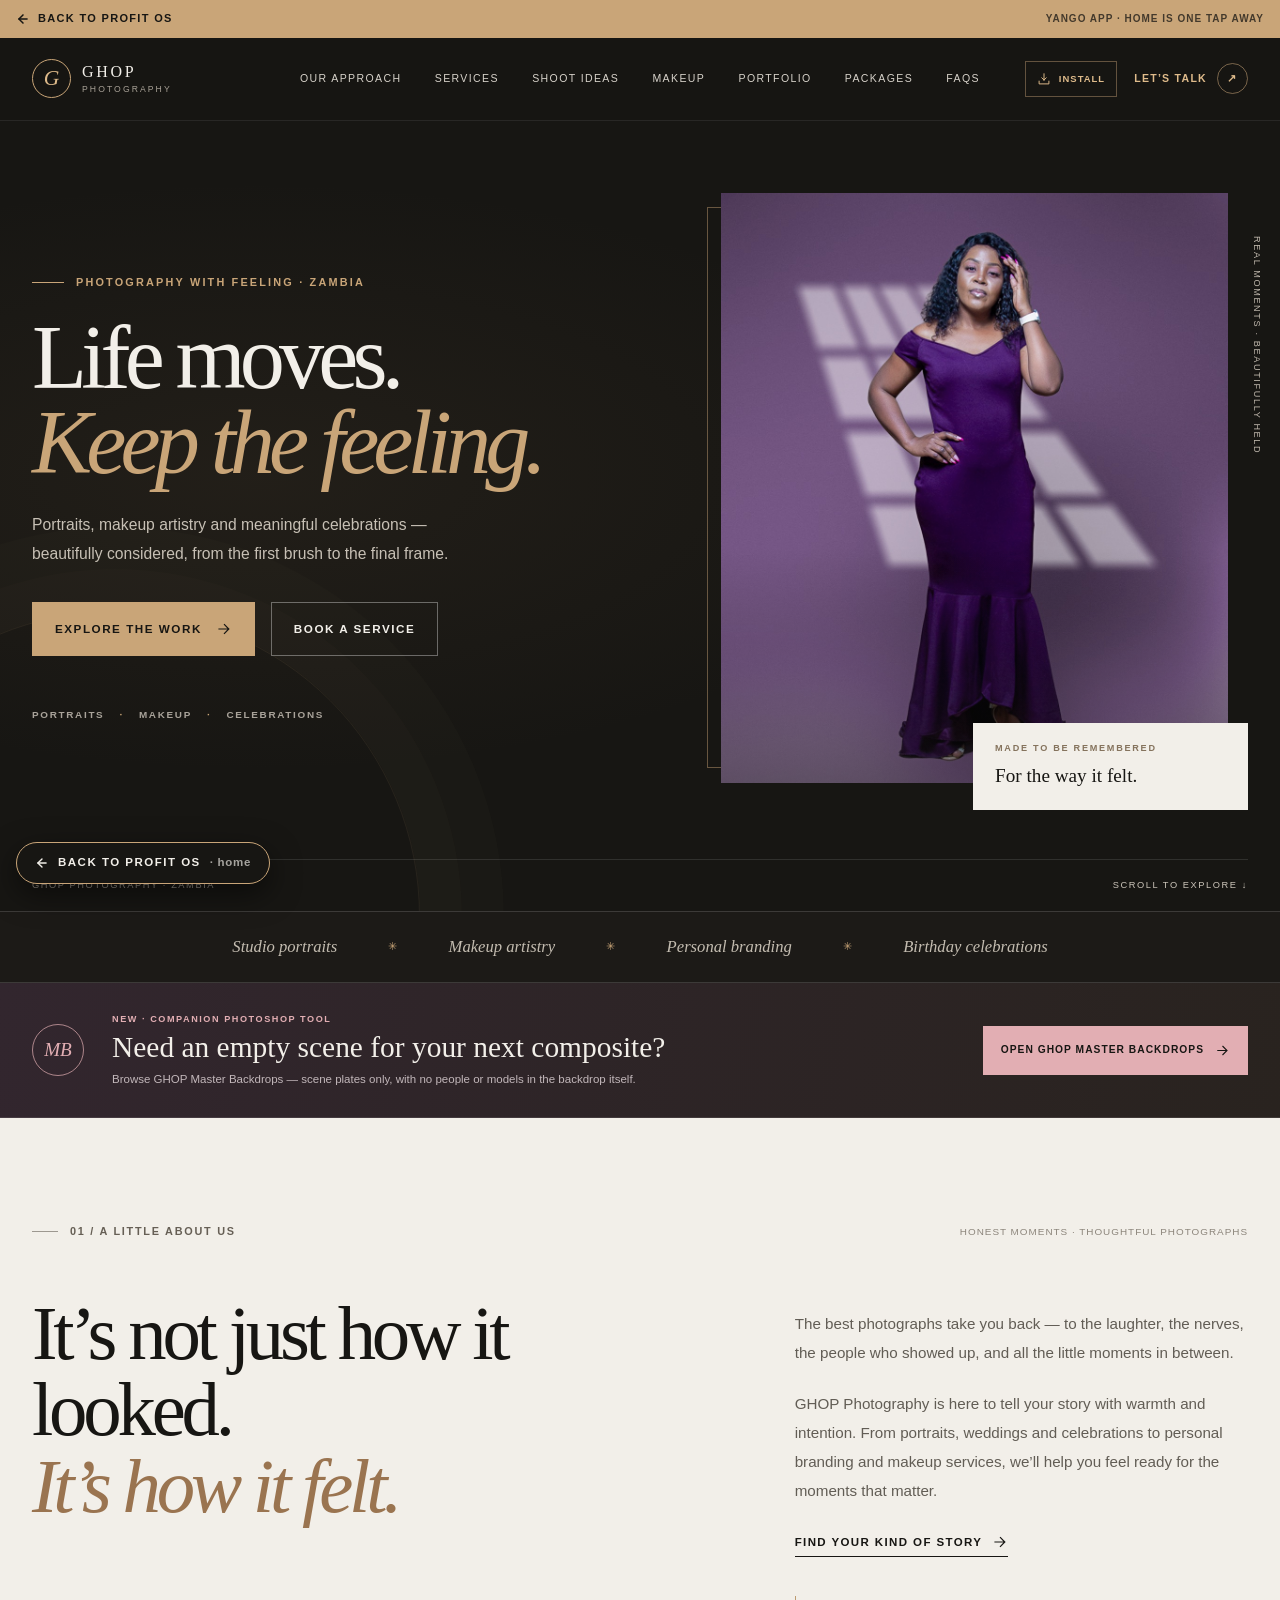
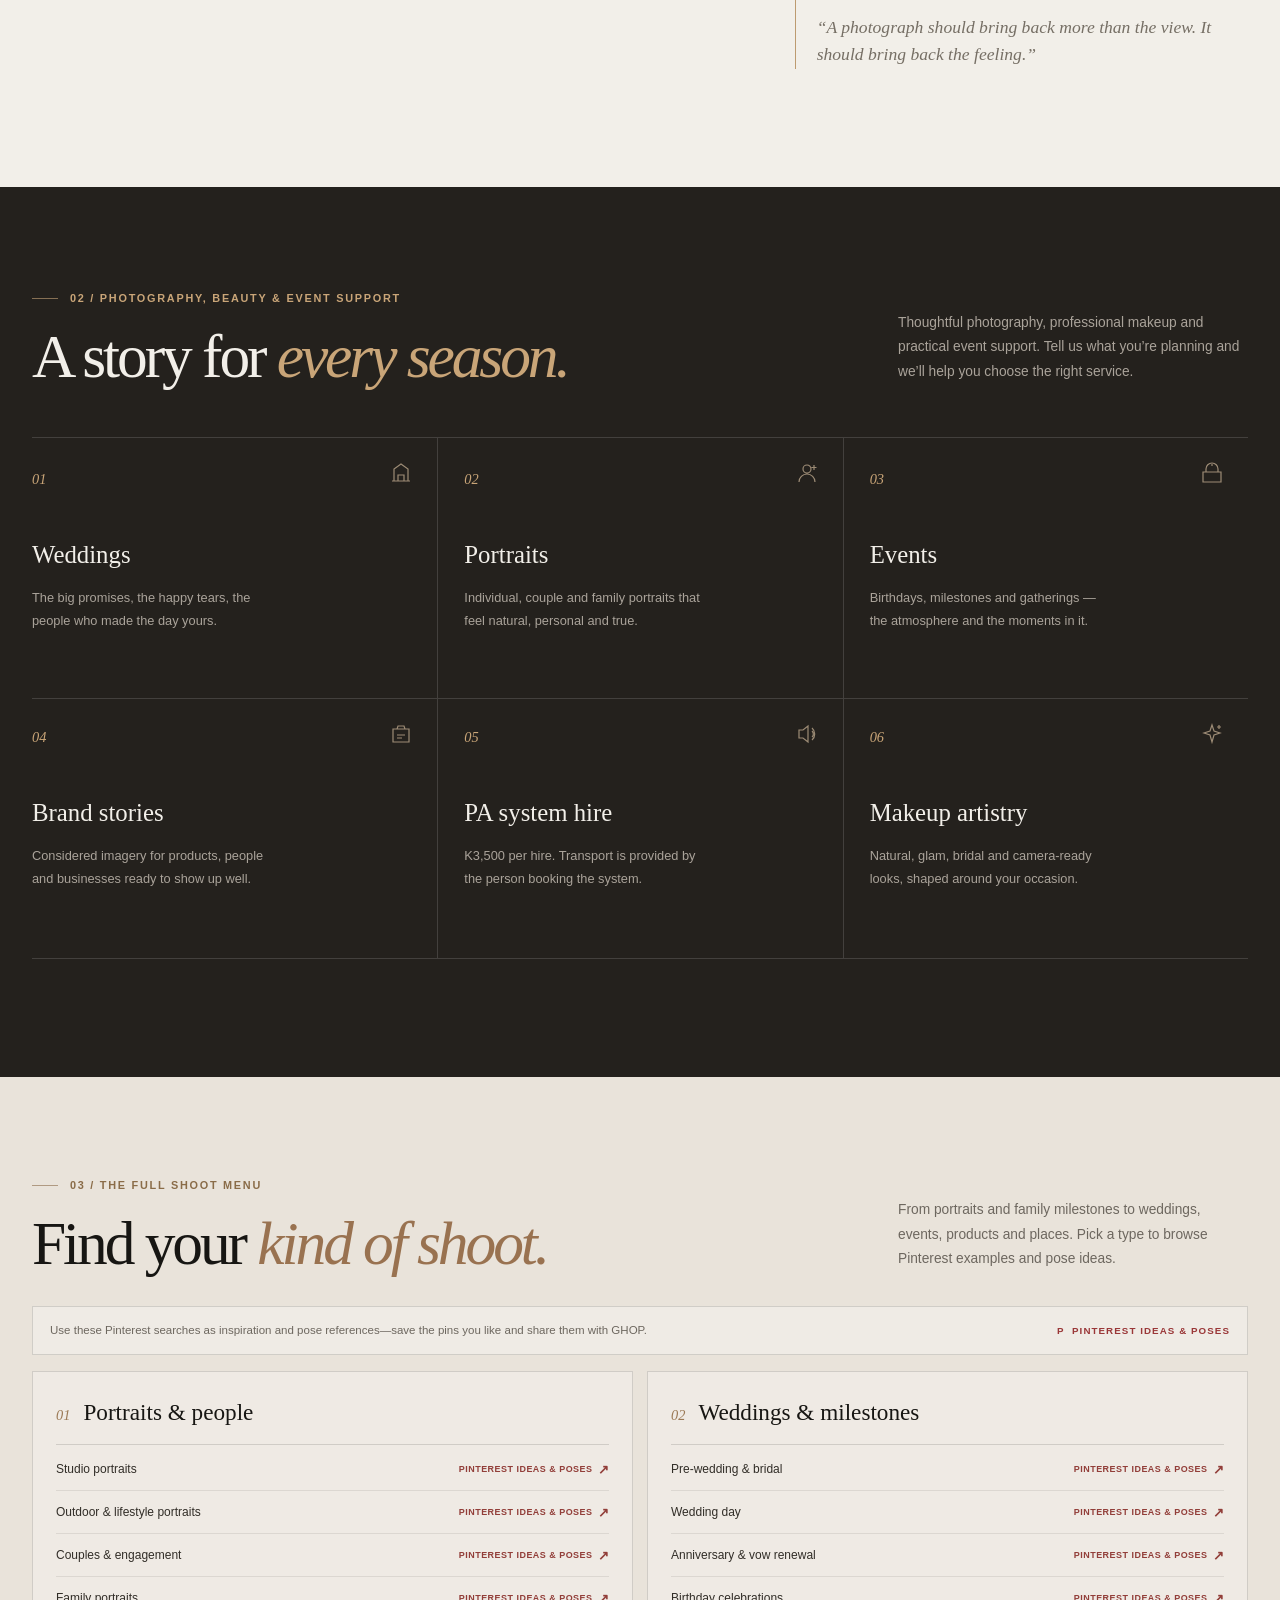
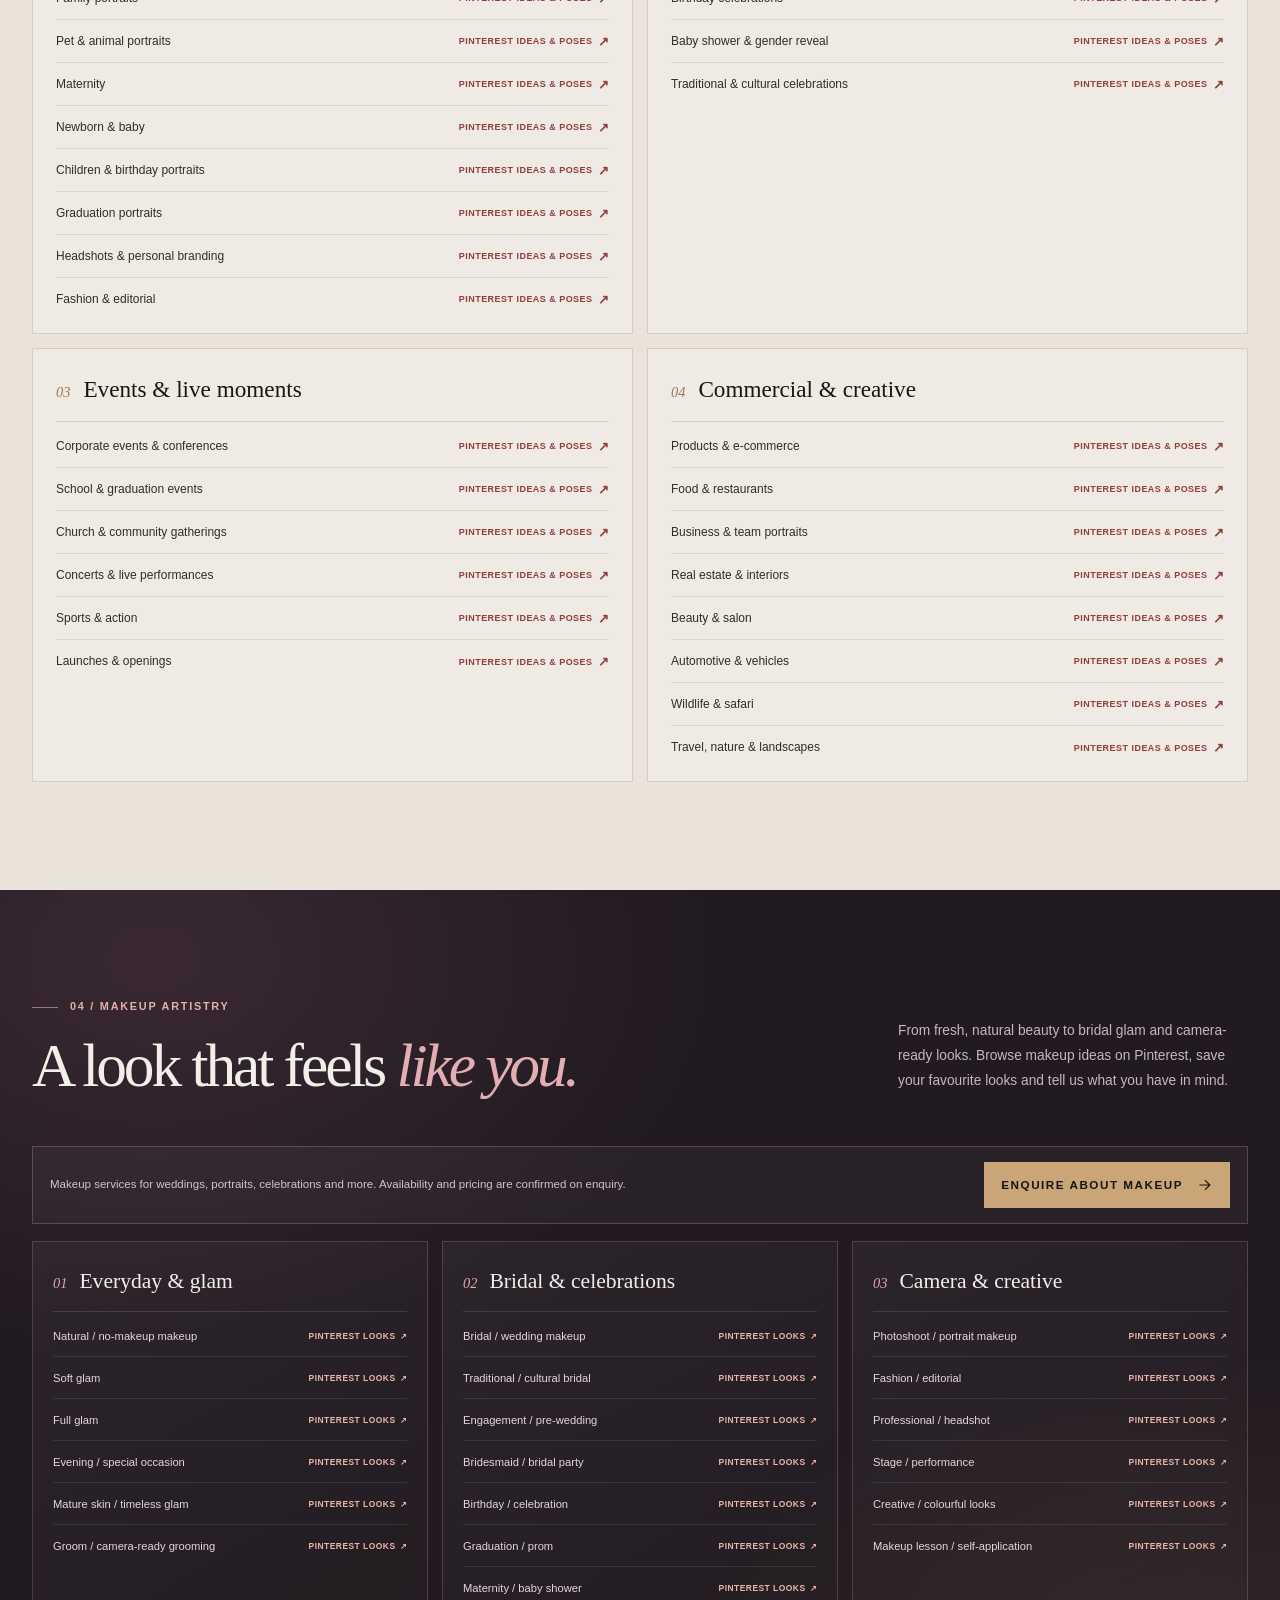
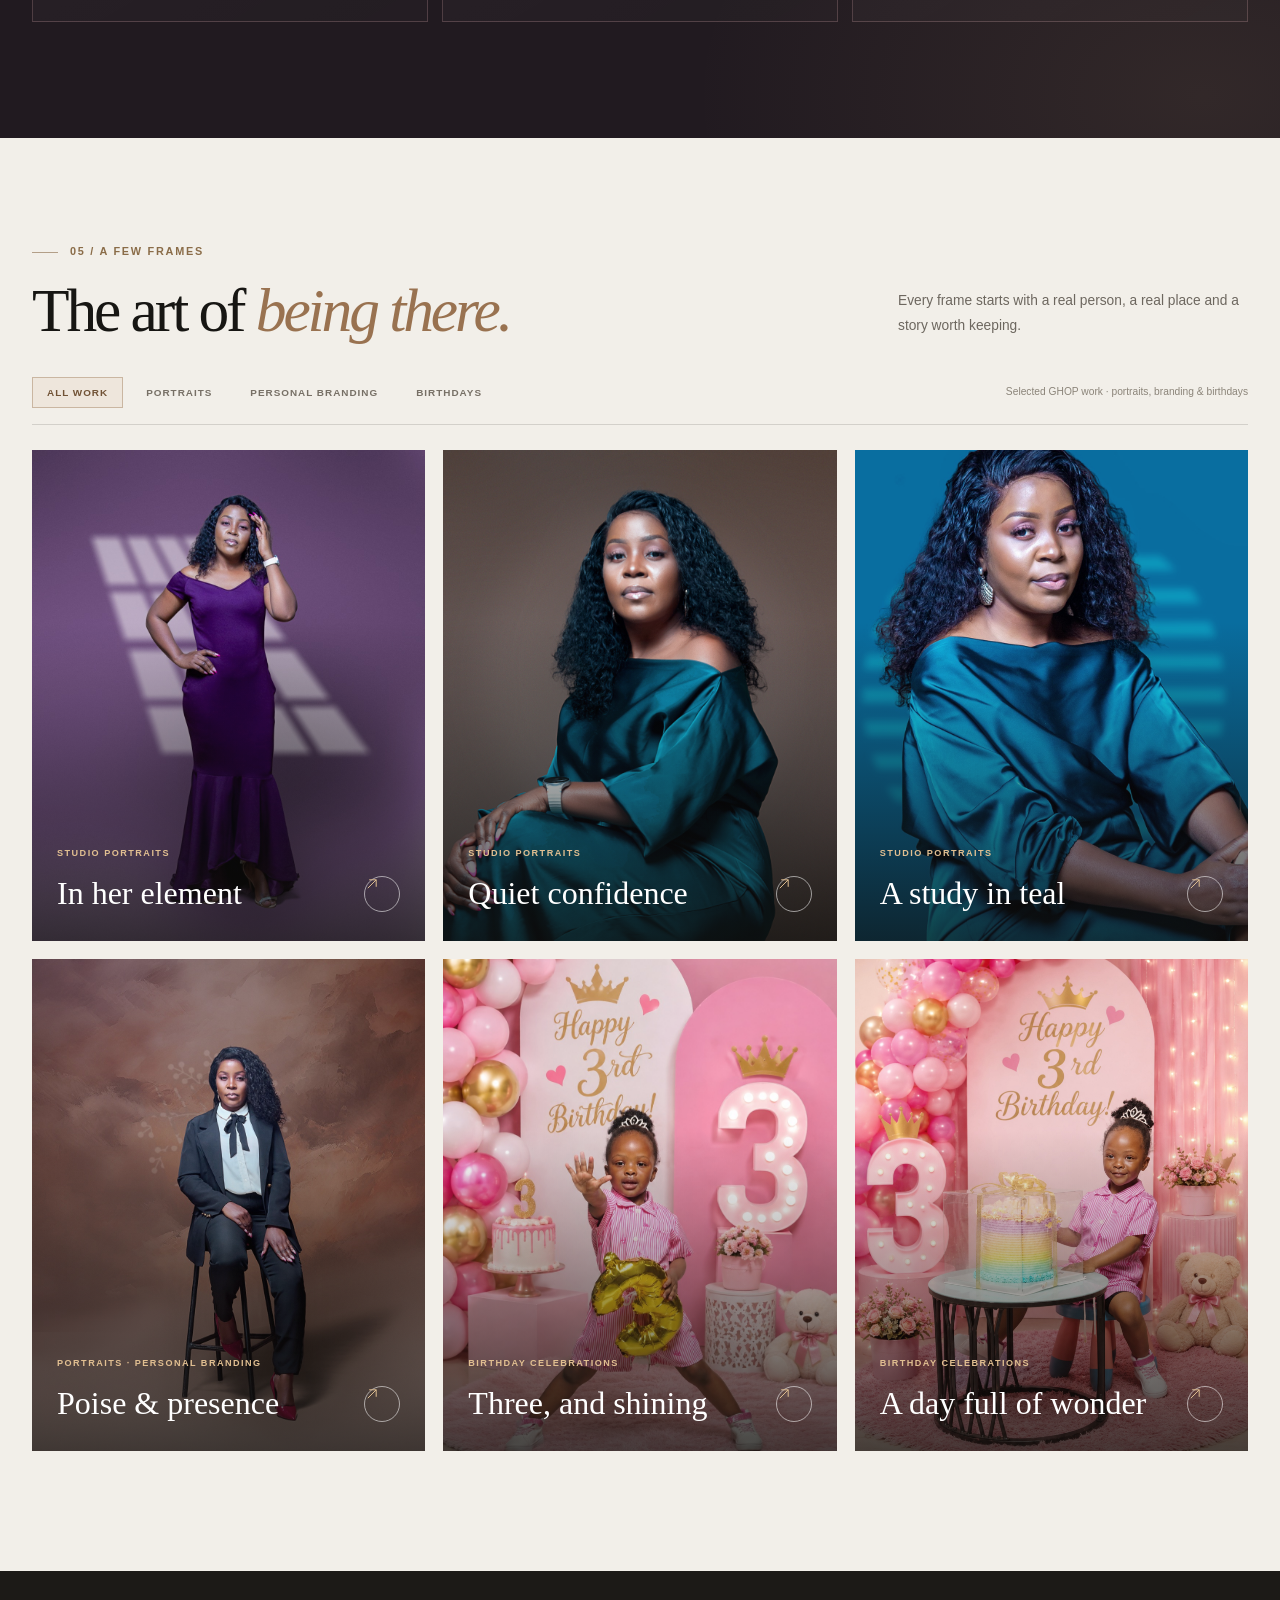
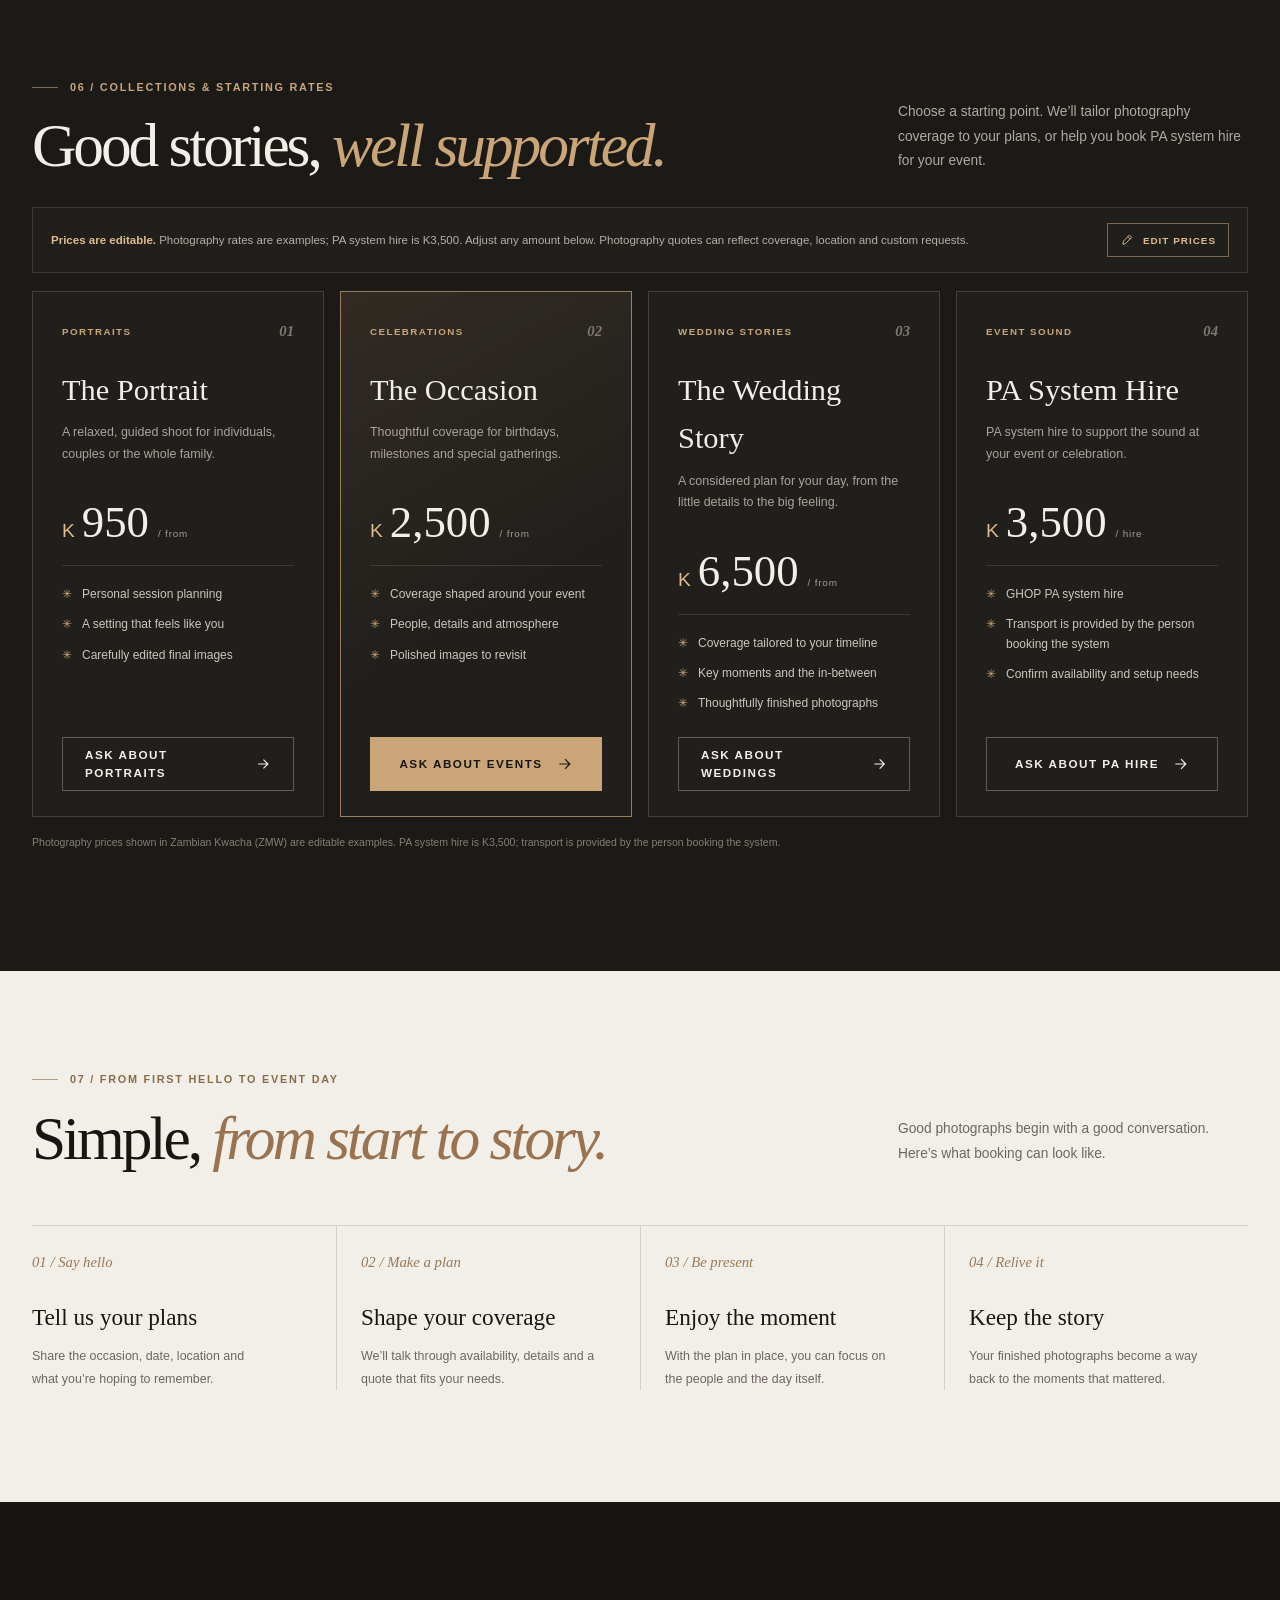
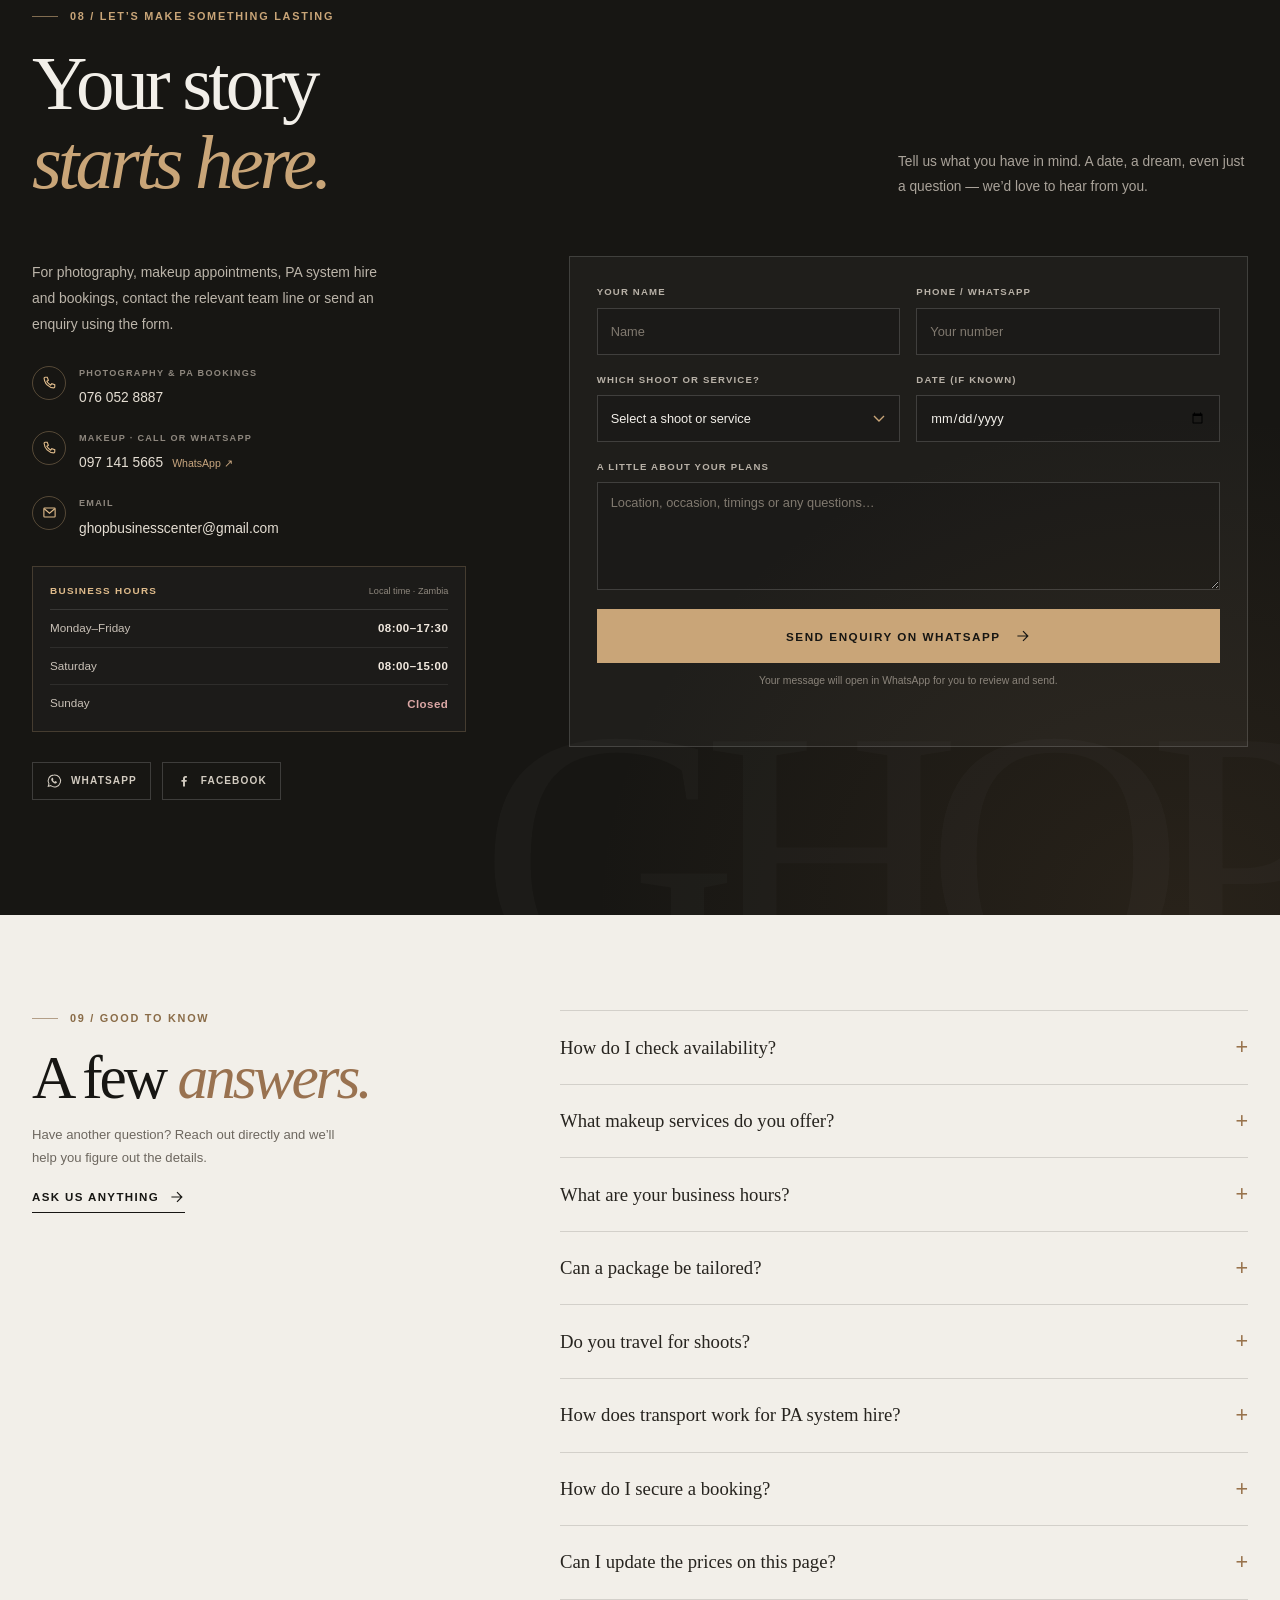
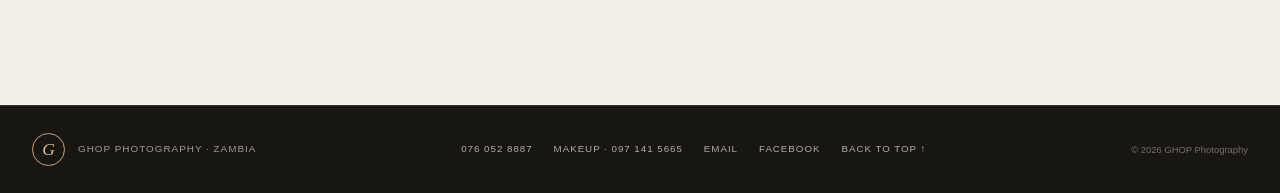
<file: ghop-photography.html>
<!doctype html>
<html lang="en">
<head>
  <meta charset="utf-8">
  <meta name="viewport" content="width=device-width, initial-scale=1">
  <meta name="theme-color" content="#171613">
  <meta name="apple-mobile-web-app-capable" content="yes">
  <meta name="apple-mobile-web-app-status-bar-style" content="black-translucent">
  <meta name="description" content="GHOP Photography in Zambia: portrait and event photography, professional makeup services, PA system hire and more. Book your session.">
  <link rel="manifest" href="./manifest.webmanifest">
  <link rel="icon" type="image/png" sizes="192x192" href="./assets/icons/ghop-192.png">
  <link rel="apple-touch-icon" href="./assets/icons/ghop-192.png">
  <title>GHOP Photography — Keep the feeling</title>
  <style>
    :root {
      --ink: #171613;
      --ink-soft: #24211d;
      --paper: #f2efe9;
      --paper-warm: #e9e3da;
      --white: #fbf9f5;
      --gold: #c9a578;
      --gold-bright: #dfbb8b;
      --muted: #a7a096;
      --muted-dark: #716c64;
      --line-dark: rgba(255, 255, 255, .14);
      --line-light: rgba(23, 22, 19, .14);
      --serif: Georgia, "Times New Roman", serif;
      --sans: Arial, Helvetica, sans-serif;
      --max: 1280px;
      --ease: cubic-bezier(.2, .7, .2, 1);
    }

    *, *::before, *::after { box-sizing: border-box; }
    html { scroll-behavior: smooth; scroll-padding-top: 88px; }
    body { margin: 0; color: var(--paper); background: var(--ink); font-family: var(--sans); line-height: 1.6; -webkit-font-smoothing: antialiased; }
    body, button, input, select, textarea { font-family: var(--sans); }
    button, a { -webkit-tap-highlight-color: transparent; }
    a { color: inherit; text-decoration: none; }
    button { color: inherit; }
    img { display: block; max-width: 100%; }
    [hidden] { display: none !important; }
    ::selection { color: var(--ink); background: var(--gold-bright); }
    :focus-visible { outline: 2px solid var(--gold-bright); outline-offset: 4px; }

    .skip-link { position: fixed; top: 8px; left: 8px; z-index: 1000; padding: 10px 14px; color: var(--ink); background: var(--white); transform: translateY(-150%); }
    .skip-link:focus { transform: translateY(0); }
    .shell { width: min(calc(100% - 64px), var(--max)); margin-inline: auto; }
    .eyebrow { display: flex; align-items: center; gap: 12px; color: var(--gold); font-size: .68rem; font-weight: 700; letter-spacing: .2em; line-height: 1.4; text-transform: uppercase; }
    .eyebrow::before { content: ""; display: block; width: 32px; height: 1px; background: currentColor; }
    .section-kicker { display: flex; align-items: center; gap: 12px; font-size: .68rem; font-weight: 700; letter-spacing: .16em; text-transform: uppercase; }
    .section-kicker::before { content: ""; width: 26px; height: 1px; background: currentColor; opacity: .6; }
    .serif { font-family: var(--serif); font-weight: 400; }
    .serif em { color: var(--gold); font-weight: 400; }
    .button { display: inline-flex; min-height: 54px; align-items: center; justify-content: center; gap: 14px; padding: 0 22px; border: 1px solid var(--gold); color: var(--ink); background: var(--gold); font-size: .73rem; font-weight: 700; letter-spacing: .13em; text-transform: uppercase; cursor: pointer; transition: background .25s var(--ease), color .25s var(--ease), border-color .25s var(--ease), transform .25s var(--ease); }
    .button:hover { border-color: var(--gold-bright); background: var(--gold-bright); transform: translateY(-2px); }
    .button svg { width: 16px; height: 16px; transition: transform .25s var(--ease); }
    .button:hover svg { transform: translateX(3px); }
    .button-outline { color: var(--paper); background: transparent; border-color: rgba(255,255,255,.35); }
    .button-outline:hover { color: var(--ink); border-color: var(--paper); background: var(--paper); }
    .text-link { display: inline-flex; align-items: center; gap: 10px; padding-bottom: 5px; border-bottom: 1px solid currentColor; font-size: .72rem; font-weight: 700; letter-spacing: .12em; text-transform: uppercase; transition: color .2s ease; }
    .text-link:hover { color: var(--gold); }
    .text-link svg { width: 16px; height: 16px; }

    /* Header */
    .site-header { position: sticky; top: 0; z-index: 50; background: rgba(23, 22, 19, .94); border-bottom: 1px solid rgba(255,255,255,.08); backdrop-filter: blur(14px); }
    .header-inner { width: min(calc(100% - 64px), 1440px); min-height: 82px; margin-inline: auto; display: grid; grid-template-columns: 1fr auto 1fr; align-items: center; gap: 34px; }
    .brand { width: max-content; display: inline-flex; align-items: center; gap: 11px; }
    .brand-mark { width: 39px; height: 39px; display: grid; place-items: center; border: 1px solid var(--gold); border-radius: 50%; color: var(--gold-bright); font-family: var(--serif); font-size: 1.35rem; font-style: italic; }
    .brand-copy { display: flex; flex-direction: column; line-height: 1.1; }
    .brand-copy strong { font-family: var(--serif); font-size: 1rem; font-weight: 500; letter-spacing: .17em; }
    .brand-copy span { margin-top: 5px; color: var(--muted); font-size: .54rem; letter-spacing: .24em; }
    .primary-nav { display: flex; align-items: center; gap: clamp(18px, 2.6vw, 38px); }
    .primary-nav a { color: #d7d2ca; font-size: .66rem; letter-spacing: .13em; text-transform: uppercase; transition: color .2s ease; }
    .primary-nav a:hover, .primary-nav a:focus-visible { color: var(--gold-bright); }
    .nav-contact { justify-self: end; display: inline-flex; align-items: center; gap: 10px; color: var(--gold-bright); font-size: .66rem; font-weight: 700; letter-spacing: .12em; text-transform: uppercase; }
    .nav-contact span { display: grid; width: 31px; height: 31px; place-items: center; border: 1px solid rgba(201,165,120,.55); border-radius: 50%; transition: background .2s ease, color .2s ease; }
    .nav-contact:hover span { color: var(--ink); background: var(--gold); }
    .header-actions { justify-self: end; display: flex; align-items: center; gap: 17px; }
    .install-button { display: inline-flex; min-height: 36px; align-items: center; gap: 8px; padding: 0 11px; border: 1px solid rgba(201,165,120,.43); color: var(--gold-bright); background: transparent; font-size: .59rem; font-weight: 700; letter-spacing: .11em; text-transform: uppercase; cursor: pointer; transition: color .2s ease, background .2s ease, border-color .2s ease; }
    .install-button:hover { color: var(--ink); border-color: var(--gold); background: var(--gold); }
    .install-button svg { width: 14px; height: 14px; }
    .menu-toggle { display: none; }

    /* Hero */
    .hero { position: relative; min-height: min(790px, calc(100svh - 82px)); overflow: hidden; background: radial-gradient(ellipse at 20% 45%, rgba(111,88,62,.13), transparent 48%), var(--ink); }
    .hero::before { content: ""; position: absolute; left: -190px; bottom: -310px; width: 610px; height: 610px; border: 1px solid rgba(201,165,120,.09); border-radius: 50%; box-shadow: 0 0 0 42px rgba(201,165,120,.018), 0 0 0 84px rgba(201,165,120,.015); pointer-events: none; }
    .hero-grid { position: relative; width: min(calc(100% - 64px), var(--max)); min-height: 660px; margin-inline: auto; padding: 72px 0 78px; display: grid; grid-template-columns: 1.06fr .94fr; align-items: center; gap: clamp(50px, 7.4vw, 110px); }
    .hero-copy { position: relative; z-index: 2; padding: 10px 0 14px; }
    .hero h1 { max-width: 700px; margin: 26px 0 24px; font-family: var(--serif); font-size: clamp(4rem, 7.05vw, 7.2rem); font-weight: 400; letter-spacing: -.065em; line-height: .94; }
    .hero h1 em { color: var(--gold); font-weight: 400; }
    .hero-intro { max-width: 445px; margin: 0; color: #c7c0b5; font-size: .98rem; line-height: 1.85; }
    .hero-actions { display: flex; flex-wrap: wrap; align-items: center; gap: 16px; margin-top: 34px; }
    .hero-services { display: flex; align-items: center; flex-wrap: wrap; gap: 15px; margin-top: 51px; color: #a9a39a; font-size: .62rem; font-weight: 700; letter-spacing: .17em; text-transform: uppercase; }
    .hero-services span + span::before { content: "·"; margin-right: 15px; color: var(--gold); }
    .hero-visual { position: relative; width: 100%; max-width: 550px; justify-self: end; padding: 0 20px 27px 0; }
    .hero-photo-wrap { position: relative; height: clamp(440px, 50vw, 590px); overflow: hidden; background: #3e3429; }
    .hero-photo-wrap::after { content: ""; position: absolute; inset: 0; background: linear-gradient(180deg, transparent 60%, rgba(17,16,14,.45)); pointer-events: none; }
    .hero-photo-wrap img { width: 100%; height: 100%; object-fit: cover; object-position: 52% 42%; filter: saturate(.82); }
    .hero-frame { position: absolute; inset: 14px 34px 42px -14px; border: 1px solid rgba(201,165,120,.45); pointer-events: none; }
    .hero-image-label { position: absolute; right: 0; bottom: 0; z-index: 2; width: min(275px, 82%); padding: 18px 22px; color: var(--ink); background: var(--paper); }
    .hero-image-label span { display: block; color: #85735d; font-size: .57rem; font-weight: 700; letter-spacing: .19em; text-transform: uppercase; }
    .hero-image-label strong { display: block; margin-top: 5px; font-family: var(--serif); font-size: 1.2rem; font-weight: 400; }
    .vertical-note { position: absolute; top: 7%; right: -16px; writing-mode: vertical-rl; color: #bfb7ac; font-size: .57rem; letter-spacing: .18em; text-transform: uppercase; }
    .hero-bottomline { position: absolute; bottom: 0; left: 50%; width: min(calc(100% - 64px), var(--max)); display: flex; align-items: center; justify-content: space-between; padding: 18px 0; border-top: 1px solid rgba(255,255,255,.11); transform: translateX(-50%); color: #979188; font-size: .58rem; letter-spacing: .17em; text-transform: uppercase; }
    .hero-bottomline a { color: #ccc5ba; transition: color .2s ease; }
    .hero-bottomline a:hover { color: var(--gold-bright); }

    /* Marquee */
    .service-ribbon { display: flex; align-items: center; justify-content: center; flex-wrap: wrap; gap: clamp(18px, 4vw, 55px); padding: 22px 24px; border-block: 1px solid var(--line-dark); color: #c3bcb0; background: #1c1a17; }
    .service-ribbon span { font-family: var(--serif); font-size: 1.04rem; font-style: italic; }
    .service-ribbon i { color: var(--gold); font-size: .7rem; font-style: normal; }

    /* Prominent companion app launch */
    .backdrop-launch { padding: 29px 0; border-bottom: 1px solid rgba(255,255,255,.1); background: linear-gradient(100deg, #32262e, #29231f); }
    .backdrop-launch-inner { display: grid; grid-template-columns: 58px 1fr auto; align-items: center; gap: 22px; }
    .backdrop-launch-mark { width: 52px; height: 52px; display: grid; place-items: center; border: 1px solid rgba(226,174,179,.7); border-radius: 50%; color: #e2aeb3; font-family: var(--serif); font-size: 1.2rem; font-style: italic; }
    .backdrop-launch-copy .launch-kicker { display: block; margin-bottom: 4px; color: #e2aeb3; font-size: .57rem; font-weight: 700; letter-spacing: .17em; text-transform: uppercase; }
    .backdrop-launch-copy h2 { margin: 0; color: var(--paper); font-family: var(--serif); font-size: clamp(1.35rem, 2.3vw, 1.9rem); font-weight: 400; line-height: 1.15; }
    .backdrop-launch-copy p { margin: 5px 0 0; color: #c2b7ba; font-size: .72rem; line-height: 1.6; }
    .backdrops-launch-button { display: inline-flex; min-height: 49px; align-items: center; justify-content: center; gap: 11px; padding: 0 17px; border: 1px solid #e2aeb3; color: var(--ink); background: #e2aeb3; font-size: .64rem; font-weight: 700; letter-spacing: .1em; text-align: center; text-transform: uppercase; transition: all .22s var(--ease); }
    .backdrops-launch-button:hover { border-color: #f2c7c5; background: #f2c7c5; transform: translateY(-2px); }
    .backdrops-launch-button svg { width: 15px; height: 15px; }

    /* About */
    .about-section { padding: 105px 0 118px; color: var(--ink); background: var(--paper); }
    .about-topline { display: flex; justify-content: space-between; align-items: center; margin-bottom: 56px; color: #71695e; }
    .about-topline .section-kicker { color: #665f55; }
    .about-topline .side-note { color: #8c857b; font-size: .62rem; letter-spacing: .1em; text-transform: uppercase; }
    .about-grid { display: grid; grid-template-columns: 1.05fr .75fr; gap: clamp(50px, 10vw, 150px); align-items: start; }
    .about-grid h2 { max-width: 650px; margin: 0; font-family: var(--serif); font-size: clamp(3.35rem, 6vw, 6.2rem); font-weight: 400; letter-spacing: -.055em; line-height: .99; }
    .about-grid h2 em { color: #9a7450; font-weight: 400; }
    .about-copy { padding-top: 14px; }
    .about-copy p { margin: 0 0 22px; color: #625d55; font-size: .95rem; line-height: 1.9; }
    .about-copy .text-link { color: var(--ink); }
    .about-quote { margin-top: 39px; padding: 18px 0 0 21px; border-left: 1px solid #bd9b70; color: #766f65; font-family: var(--serif); font-size: 1.1rem; font-style: italic; line-height: 1.55; }

    /* Services */
    .services-section { padding: 103px 0 118px; background: var(--ink-soft); }
    .section-header { display: flex; justify-content: space-between; align-items: end; gap: 35px; margin-bottom: 48px; }
    .section-header .section-kicker { margin-bottom: 18px; color: var(--gold); }
    .section-header h2 { margin: 0; font-family: var(--serif); font-size: clamp(2.65rem, 4.8vw, 4.6rem); font-weight: 400; letter-spacing: -.05em; line-height: 1.04; }
    .section-header h2 em { color: var(--gold); font-weight: 400; }
    .section-header p { max-width: 350px; margin: 0 0 4px; color: #aaa39a; font-size: .86rem; line-height: 1.8; }
    .services-grid { display: grid; grid-template-columns: repeat(3, 1fr); border-top: 1px solid var(--line-dark); border-bottom: 1px solid var(--line-dark); }
    .service-card { position: relative; min-height: 260px; padding: 28px 25px 26px 0; }
    .service-card + .service-card { padding-left: 26px; border-left: 1px solid var(--line-dark); }
    .service-card:nth-child(3n+1) { padding-left: 0; border-left: 0; }
    .service-card:nth-child(n+4) { padding-top: 25px; border-top: 1px solid var(--line-dark); }
    .service-number { color: var(--gold); font-family: var(--serif); font-size: .9rem; font-style: italic; }
    .service-icon { position: absolute; top: 23px; right: 24px; width: 24px; height: 24px; color: #9d8c76; }
    .service-icon svg { width: 100%; height: 100%; fill: none; stroke: currentColor; stroke-width: 1.2; }
    .service-card h3 { margin: 43px 0 12px; font-family: var(--serif); font-size: 1.55rem; font-weight: 400; }
    .service-card p { max-width: 240px; margin: 0; color: #aaa39a; font-size: .8rem; line-height: 1.8; }

    /* Shoot-type directory and Pinterest inspiration */
    .shoot-types-section { padding: 100px 0 108px; color: var(--ink); background: var(--paper-warm); }
    .shoot-types-section .section-kicker { color: #8a6c48; }
    .shoot-types-section .section-header { margin-bottom: 30px; }
    .shoot-types-section .section-header h2 em { color: #997250; }
    .shoot-types-section .section-header p { color: #6d675f; }
    .shoot-ideas-intro { display: flex; justify-content: space-between; align-items: center; gap: 20px; margin-bottom: 16px; padding: 14px 17px; border: 1px solid var(--line-light); color: #6d675f; background: rgba(255,255,255,.28); font-size: .72rem; line-height: 1.65; }
    .pinterest-mark { flex: 0 0 auto; color: #9a3738; font-size: .61rem; font-weight: 700; letter-spacing: .11em; text-transform: uppercase; }
    .shoot-category-grid { display: grid; grid-template-columns: repeat(2, minmax(0, 1fr)); gap: 14px; }
    .shoot-category { min-width: 0; padding: 22px 23px 12px; border: 1px solid var(--line-light); background: rgba(255,255,255,.25); }
    .shoot-category-heading { display: flex; align-items: baseline; gap: 13px; margin-bottom: 3px; padding-bottom: 13px; border-bottom: 1px solid var(--line-light); }
    .shoot-category-heading > span { color: #9b7955; font-family: var(--serif); font-size: .9rem; font-style: italic; }
    .shoot-category-heading h3 { margin: 0; color: var(--ink); font-family: var(--serif); font-size: 1.45rem; font-weight: 400; }
    .shoot-type-list { margin: 0; padding: 0; list-style: none; }
    .shoot-type-row { display: flex; justify-content: space-between; align-items: center; gap: 12px; min-height: 43px; padding: 8px 0; border-bottom: 1px solid rgba(23,22,19,.09); color: #312d27; font-size: .75rem; line-height: 1.45; }
    .shoot-type-row:last-child { border-bottom: 0; }
    .shoot-type-row > span { flex: 1 1 auto; min-width: 0; }
    .pinterest-link { flex: 0 0 auto; display: inline-flex; align-items: center; gap: 5px; color: #923e39; font-size: .56rem; font-weight: 700; letter-spacing: .055em; text-align: right; text-transform: uppercase; white-space: nowrap; transition: color .2s ease; }
    .pinterest-link:hover { color: #63221f; text-decoration: underline; text-underline-offset: 3px; }
    .pinterest-arrow { font-size: .83rem; line-height: 1; }

    /* Makeup services — plum and champagne beauty palette */
    .makeup-section { padding: 108px 0 116px; color: var(--paper); background: radial-gradient(ellipse at 12% 8%, rgba(169,105,139,.18), transparent 35%), radial-gradient(ellipse at 94% 95%, rgba(201,165,120,.1), transparent 30%), #211a20; }
    .makeup-section .section-kicker { color: #e4b1ac; }
    .makeup-section .section-header h2 em { color: #e2aeb3; }
    .makeup-section .section-header p { color: #c4b8bc; }
    .makeup-intro-bar { display: flex; align-items: center; justify-content: space-between; gap: 22px; margin: 0 0 17px; padding: 15px 17px; border: 1px solid rgba(226,174,179,.26); color: #d1c4c4; background: rgba(255,255,255,.035); font-size: .72rem; line-height: 1.65; }
    .makeup-intro-bar .button { flex: 0 0 auto; min-height: 46px; padding-inline: 16px; white-space: nowrap; }
    .makeup-category-grid { display: grid; grid-template-columns: repeat(3, minmax(0, 1fr)); gap: 14px; }
    .makeup-category { min-width: 0; padding: 22px 20px 12px; border: 1px solid rgba(226,174,179,.22); background: linear-gradient(150deg, rgba(255,255,255,.045), rgba(255,255,255,.012)); }
    .makeup-category-heading { display: flex; align-items: baseline; gap: 12px; margin-bottom: 3px; padding-bottom: 13px; border-bottom: 1px solid rgba(255,255,255,.12); }
    .makeup-category-heading > span { color: #e0a6ac; font-family: var(--serif); font-size: .9rem; font-style: italic; }
    .makeup-category-heading h3 { margin: 0; color: #f5eee8; font-family: var(--serif); font-size: 1.35rem; font-weight: 400; }
    .makeup-type-list { margin: 0; padding: 0; list-style: none; }
    .makeup-type-row { display: flex; justify-content: space-between; align-items: center; gap: 9px; min-height: 42px; padding: 8px 0; border-bottom: 1px solid rgba(255,255,255,.09); color: #e3d8d7; font-size: .7rem; line-height: 1.45; }
    .makeup-type-row:last-child { border-bottom: 0; }
    .makeup-type-row > span { flex: 1 1 auto; min-width: 0; }
    .makeup-pinterest { flex: 0 0 auto; display: inline-flex; align-items: center; gap: 4px; color: #eab6aa; font-size: .53rem; font-weight: 700; letter-spacing: .055em; text-transform: uppercase; white-space: nowrap; transition: color .2s ease; }
    .makeup-pinterest:hover { color: #fff0dc; text-decoration: underline; text-underline-offset: 3px; }

    /* Portfolio */
    .portfolio-section { padding: 105px 0 120px; color: var(--ink); background: var(--paper); }
    .portfolio-section .section-header { margin-bottom: 34px; }
    .portfolio-section .section-kicker { color: #8a6c48; }
    .portfolio-section .section-header h2 em { color: #997250; }
    .portfolio-section .section-header p { color: #6d675f; }
    .portfolio-controls { display: flex; justify-content: space-between; gap: 20px; align-items: center; margin-bottom: 25px; padding-bottom: 16px; border-bottom: 1px solid var(--line-light); }
    .filter-list { display: flex; flex-wrap: wrap; gap: 8px; }
    .filter-button { padding: 9px 14px; border: 1px solid transparent; color: #777066; background: transparent; font-size: .62rem; font-weight: 700; letter-spacing: .1em; text-transform: uppercase; cursor: pointer; transition: all .2s ease; }
    .filter-button:hover, .filter-button[aria-pressed="true"] { border-color: rgba(151,114,80,.42); color: #715336; background: rgba(201,165,120,.12); }
    .portfolio-note { color: #8b8479; font-size: .64rem; line-height: 1.5; text-align: right; }
    .gallery-grid { display: grid; grid-template-columns: repeat(12, 1fr); gap: 18px; }
    .gallery-card { position: relative; grid-column: span 4; aspect-ratio: 4 / 5; min-width: 0; overflow: hidden; background: #d4cdc2; }
    .gallery-card img { width: 100%; height: 100%; position: absolute; inset: 0; object-fit: cover; transition: transform .7s var(--ease), filter .5s ease; filter: saturate(.9); }
    .gallery-card:hover img { transform: scale(1.045); filter: saturate(1); }
    .gallery-card::after { content: ""; position: absolute; inset: 35% 0 0; background: linear-gradient(transparent, rgba(15,14,12,.75)); pointer-events: none; }
    .gallery-caption { position: absolute; z-index: 1; right: 25px; bottom: 22px; left: 25px; display: flex; justify-content: space-between; align-items: end; gap: 15px; color: white; }
    .gallery-caption span { display: block; margin-bottom: 7px; color: #e1bf91; font-size: .57rem; font-weight: 700; letter-spacing: .16em; text-transform: uppercase; }
    .gallery-caption h3 { margin: 0; font-family: var(--serif); font-size: clamp(1.4rem, 2.5vw, 2.1rem); font-weight: 400; }
    .gallery-arrow { flex: 0 0 36px; width: 36px; height: 36px; display: grid; place-items: center; border: 1px solid rgba(255,255,255,.55); border-radius: 50%; }
    .gallery-arrow svg { width: 14px; height: 14px; }

    /* Pricing */
    .packages-section { padding: 108px 0 120px; background: #1c1a17; }
    .packages-section .section-header { margin-bottom: 29px; }
    .packages-section .section-header p { color: #b1aaa0; }
    .price-tools { display: flex; align-items: center; justify-content: space-between; gap: 18px; padding: 15px 18px; border: 1px solid rgba(255,255,255,.12); background: rgba(255,255,255,.025); }
    .price-tools p { margin: 0; color: #b6afa5; font-size: .72rem; line-height: 1.6; }
    .price-tools p strong { color: var(--gold-bright); font-weight: 600; }
    .edit-prices-button { flex: 0 0 auto; display: inline-flex; align-items: center; gap: 9px; padding: 9px 12px; border: 1px solid rgba(201,165,120,.56); color: var(--gold-bright); background: transparent; font-size: .62rem; font-weight: 700; letter-spacing: .1em; text-transform: uppercase; cursor: pointer; transition: all .2s ease; }
    .edit-prices-button:hover { color: var(--ink); background: var(--gold); border-color: var(--gold); }
    .edit-prices-button svg { width: 14px; height: 14px; }
    .package-grid { display: grid; grid-template-columns: repeat(4, 1fr); gap: 16px; margin-top: 18px; }
    .package-card { position: relative; min-height: 438px; display: flex; flex-direction: column; padding: 28px 29px 25px; border: 1px solid rgba(255,255,255,.15); background: rgba(255,255,255,.025); transition: border-color .25s ease, transform .25s ease; }
    .package-card:hover { border-color: rgba(201,165,120,.62); transform: translateY(-4px); }
    .package-card.featured { border-color: rgba(201,165,120,.7); background: linear-gradient(150deg, rgba(201,165,120,.12), rgba(255,255,255,.025) 58%); }
    .package-tag { display: flex; align-items: center; justify-content: space-between; color: var(--gold); font-size: .61rem; font-weight: 700; letter-spacing: .15em; text-transform: uppercase; }
    .package-tag .package-number { color: #81796f; font-family: var(--serif); font-size: .92rem; font-style: italic; letter-spacing: 0; }
    .package-card h3 { margin: 22px 0 8px; font-family: var(--serif); font-size: 1.9rem; font-weight: 400; }
    .package-description { min-height: 52px; margin: 0; color: #aaa39a; font-size: .78rem; line-height: 1.7; }
    .package-price { display: flex; align-items: baseline; gap: 7px; margin: 26px 0 20px; color: var(--paper); font-family: var(--serif); font-size: 2.8rem; line-height: 1; }
    .package-price .currency { color: var(--gold-bright); font-family: var(--sans); font-size: 1.2rem; }
    .package-price small { margin-left: 2px; color: #a59d92; font-family: var(--sans); font-size: .62rem; letter-spacing: .08em; }
    .package-divider { height: 1px; background: rgba(255,255,255,.12); }
    .package-features { display: grid; gap: 11px; margin: 19px 0 24px; padding: 0; list-style: none; color: #ccc6bb; font-size: .75rem; }
    .package-features li { display: flex; align-items: flex-start; gap: 10px; }
    .package-features li::before { content: "✳"; color: var(--gold); font-size: .72rem; }
    .package-card .button { margin-top: auto; width: 100%; }
    .package-card .button-outline { border-color: rgba(255,255,255,.27); }
    .price-footnote { margin: 17px 0 0; color: #847d73; font-size: .66rem; line-height: 1.6; }

    /* Process */
    .process-section { padding: 100px 0 112px; color: var(--ink); background: var(--paper); }
    .process-section .section-header { align-items: end; margin-bottom: 54px; }
    .process-section .section-kicker { color: #8a6c48; }
    .process-section .section-header h2 em { color: #997250; }
    .process-section .section-header p { color: #6d675f; }
    .process-grid { display: grid; grid-template-columns: repeat(4, 1fr); border-top: 1px solid var(--line-light); }
    .process-step { padding: 23px 24px 0 0; }
    .process-step + .process-step { padding-left: 24px; border-left: 1px solid var(--line-light); }
    .process-step span { color: #9b7955; font-family: var(--serif); font-size: .92rem; font-style: italic; }
    .process-step h3 { margin: 25px 0 9px; font-family: var(--serif); font-size: 1.45rem; font-weight: 400; }
    .process-step p { max-width: 240px; margin: 0; color: #6d675f; font-size: .78rem; line-height: 1.8; }

    /* Contact */
    .contact-section { position: relative; padding: 106px 0 115px; overflow: hidden; background: radial-gradient(ellipse at 92% 100%, rgba(125,94,59,.17), transparent 35%), var(--ink); }
    .contact-section::after { content: "GHOP"; position: absolute; right: -32px; bottom: -120px; color: rgba(255,255,255,.018); font-family: var(--serif); font-size: clamp(11rem, 28vw, 27rem); line-height: 1; letter-spacing: -.1em; pointer-events: none; }
    .contact-section .section-header { align-items: end; margin-bottom: 53px; }
    .contact-section .section-header h2 { font-size: clamp(3.2rem, 6vw, 5.9rem); }
    .contact-section .section-header h2 em { color: var(--gold); }
    .contact-section .section-header p { color: #aaa39a; }
    .contact-grid { position: relative; z-index: 1; display: grid; grid-template-columns: .78fr 1.22fr; gap: clamp(48px, 8vw, 115px); align-items: start; }
    .contact-details { padding-top: 4px; }
    .contact-details > p { max-width: 350px; margin: 0 0 28px; color: #bcb5aa; font-size: .87rem; line-height: 1.85; }
    .contact-method { display: flex; align-items: flex-start; gap: 13px; margin-top: 21px; }
    .contact-method-icon { flex: 0 0 34px; width: 34px; height: 34px; display: grid; place-items: center; border: 1px solid rgba(201,165,120,.35); border-radius: 50%; color: var(--gold-bright); }
    .contact-method-icon svg { width: 15px; height: 15px; fill: none; stroke: currentColor; stroke-width: 1.5; }
    .contact-method small { display: block; margin: 0 0 4px; color: #8e877e; font-size: .57rem; font-weight: 700; letter-spacing: .14em; text-transform: uppercase; }
    .contact-method a, .contact-method span.value { color: #e5ded3; font-size: .86rem; transition: color .2s ease; }
    .contact-method a:hover { color: var(--gold-bright); }
    .contact-method .inline-contact-link { margin-left: 9px; color: #c8a67f; font-size: .66rem; white-space: nowrap; }
    .hours-card { margin-top: 26px; padding: 16px 17px 9px; border: 1px solid rgba(201,165,120,.24); background: rgba(255,255,255,.025); }
    .hours-heading { display: flex; align-items: baseline; justify-content: space-between; gap: 12px; padding-bottom: 10px; border-bottom: 1px solid rgba(255,255,255,.12); }
    .hours-heading span { color: var(--gold-bright); font-size: .62rem; font-weight: 700; letter-spacing: .13em; text-transform: uppercase; }
    .hours-heading small { color: #8f887e; font-size: .57rem; }
    .hours-row { display: flex; align-items: center; justify-content: space-between; gap: 12px; padding: 9px 0; border-bottom: 1px solid rgba(255,255,255,.08); color: #c9c1b7; font-size: .73rem; }
    .hours-row:last-child { border-bottom: 0; }
    .hours-row strong { color: #f1e9df; font-size: .72rem; font-weight: 600; letter-spacing: .04em; white-space: nowrap; }
    .hours-row .hours-closed { color: #dba7a5; }
    .social-row { display: flex; gap: 11px; margin-top: 30px; }
    .social-link { display: inline-flex; align-items: center; gap: 9px; padding: 10px 13px; border: 1px solid rgba(255,255,255,.17); color: #d2cbc0; font-size: .63rem; font-weight: 700; letter-spacing: .11em; text-transform: uppercase; transition: all .2s ease; }
    .social-link:hover { color: var(--gold-bright); border-color: var(--gold); }
    .social-link svg { width: 16px; height: 16px; }
    .booking-form { display: grid; grid-template-columns: 1fr 1fr; gap: 17px 16px; padding: 27px; border: 1px solid rgba(255,255,255,.15); background: rgba(255,255,255,.035); }
    .form-field { min-width: 0; display: flex; flex-direction: column; gap: 8px; }
    .form-field.full { grid-column: 1 / -1; }
    .form-field label { color: #b8b1a7; font-size: .6rem; font-weight: 700; letter-spacing: .12em; text-transform: uppercase; }
    .form-field input, .form-field select, .form-field textarea { width: 100%; border: 1px solid rgba(255,255,255,.16); border-radius: 0; outline: 0; color: var(--paper); background: rgba(0,0,0,.12); font-size: .8rem; transition: border-color .2s ease, background .2s ease; }
    .form-field input, .form-field select { min-height: 47px; padding: 0 13px; }
    .form-field textarea { min-height: 108px; resize: vertical; padding: 12px 13px; }
    .form-field input::placeholder, .form-field textarea::placeholder { color: #80796f; }
    .form-field select { appearance: none; background-image: url("data:image/svg+xml,%3Csvg xmlns='http://www.w3.org/2000/svg' width='12' height='8' viewBox='0 0 12 8'%3E%3Cpath d='m1 1 5 5 5-5' fill='none' stroke='%23c9a578' stroke-width='1.4'/%3E%3C/svg%3E"); background-repeat: no-repeat; background-position: right 14px center; }
    .form-field select option { color: var(--paper); background: var(--ink); }
    .form-field input:focus, .form-field select:focus, .form-field textarea:focus { border-color: var(--gold); background-color: rgba(0,0,0,.2); }
    .booking-submit { grid-column: 1 / -1; display: flex; flex-direction: column; gap: 10px; margin-top: 2px; }
    .booking-submit .button { width: 100%; }
    .form-note { margin: 0; color: #8b847b; font-size: .65rem; text-align: center; }
    .form-status { grid-column: 1 / -1; min-height: 1em; margin: 0; color: var(--gold-bright); font-size: .72rem; text-align: center; }

    /* FAQ */
    .faq-section { padding: 95px 0 105px; color: var(--ink); background: var(--paper); }
    .faq-grid { display: grid; grid-template-columns: .75fr 1.25fr; gap: clamp(45px, 9vw, 125px); }
    .faq-heading .section-kicker { color: #8a6c48; }
    .faq-heading h2 { margin: 19px 0 16px; font-family: var(--serif); font-size: clamp(2.8rem, 4.8vw, 4.3rem); font-weight: 400; letter-spacing: -.05em; line-height: .98; }
    .faq-heading h2 em { color: #997250; }
    .faq-heading p { max-width: 310px; color: #6d675f; font-size: .82rem; line-height: 1.8; }
    .faq-list { border-top: 1px solid var(--line-light); }
    .faq-item { border-bottom: 1px solid var(--line-light); }
    .faq-item summary { position: relative; display: flex; justify-content: space-between; align-items: center; gap: 20px; padding: 19px 0; color: #27241f; font-family: var(--serif); font-size: 1.17rem; cursor: pointer; list-style: none; }
    .faq-item summary::-webkit-details-marker { display: none; }
    .faq-item summary::after { content: "+"; color: #98734c; font-family: var(--sans); font-size: 1.35rem; font-weight: 300; }
    .faq-item[open] summary::after { content: "−"; }
    .faq-item p { max-width: 640px; margin: -2px 35px 20px 0; color: #6d675f; font-size: .8rem; line-height: 1.8; }

    /* Footer */
    .site-footer { padding: 27px 0; border-top: 1px solid rgba(255,255,255,.12); background: var(--ink); }
    .footer-inner { display: flex; align-items: center; justify-content: space-between; gap: 24px; }
    .footer-brand { display: flex; align-items: center; gap: 13px; }
    .footer-brand .brand-mark { width: 33px; height: 33px; font-size: 1.1rem; }
    .footer-brand p { margin: 0; color: #a49d92; font-size: .62rem; letter-spacing: .1em; text-transform: uppercase; }
    .footer-links { display: flex; flex-wrap: wrap; gap: 21px; color: #b5aea4; font-size: .61rem; letter-spacing: .1em; text-transform: uppercase; }
    .footer-links a:hover { color: var(--gold-bright); }
    .footer-credit { color: #777168; font-size: .59rem; }

    /* Price editor dialog */
    .price-dialog { width: min(520px, calc(100vw - 32px)); max-width: none; padding: 0; border: 1px solid rgba(201,165,120,.5); color: var(--paper); background: #211f1b; box-shadow: 0 28px 100px rgba(0,0,0,.55); }
    .price-dialog::backdrop { background: rgba(7,7,6,.78); backdrop-filter: blur(4px); }
    .dialog-card { padding: 29px; }
    .dialog-head { display: flex; justify-content: space-between; align-items: flex-start; gap: 20px; margin-bottom: 24px; }
    .dialog-head .section-kicker { color: var(--gold); font-size: .59rem; }
    .dialog-head h2 { margin: 10px 0 0; font-family: var(--serif); font-size: 2rem; font-weight: 400; }
    .dialog-close { width: 34px; height: 34px; display: grid; place-items: center; border: 1px solid rgba(255,255,255,.2); color: #ded7cc; background: transparent; font-size: 1.25rem; cursor: pointer; }
    .dialog-close:hover { color: var(--ink); background: var(--gold); border-color: var(--gold); }
    .price-input-list { display: grid; gap: 14px; }
    .price-input-row { display: grid; grid-template-columns: 1fr 170px; align-items: center; gap: 14px; padding-bottom: 14px; border-bottom: 1px solid rgba(255,255,255,.11); }
    .price-input-row label { color: #ddd6ca; font-size: .77rem; }
    .price-input-row label span { display: block; margin-top: 3px; color: #918a7f; font-size: .62rem; }
    .input-currency { display: flex; align-items: center; border: 1px solid rgba(255,255,255,.2); }
    .input-currency span { padding-left: 12px; color: var(--gold-bright); font-size: .8rem; }
    .input-currency input { width: 100%; min-width: 0; height: 42px; padding: 0 11px; border: 0; outline: 0; color: white; background: transparent; text-align: right; font-size: .85rem; }
    .input-currency input:focus { box-shadow: inset 0 0 0 1px var(--gold); }
    .dialog-notice { margin: 18px 0 0; padding: 11px 13px; border-left: 2px solid var(--gold); color: #aaa39a; background: rgba(201,165,120,.07); font-size: .66rem; line-height: 1.65; }
    .admin-intro { margin: -5px 0 20px; color: #aaa39a; font-size: .78rem; line-height: 1.7; }
    .admin-field { display: flex; flex-direction: column; gap: 8px; }
    .admin-field label { color: #b8b1a7; font-size: .6rem; font-weight: 700; letter-spacing: .12em; text-transform: uppercase; }
    .admin-field input { width: 100%; min-height: 47px; padding: 0 13px; border: 1px solid rgba(255,255,255,.2); border-radius: 0; outline: 0; color: var(--paper); background: rgba(0,0,0,.18); font-size: .85rem; }
    .admin-field input:focus { border-color: var(--gold); }
    .admin-error { min-height: 1.2em; margin: 8px 0 0; color: #f2a7a0; font-size: .68rem; }
    .admin-dialog .dialog-actions { margin-top: 8px; }
    .dialog-actions { display: flex; justify-content: space-between; align-items: center; gap: 12px; margin-top: 23px; }
    .reset-button { padding: 8px 0; border: 0; color: #aaa39a; background: transparent; font-size: .64rem; text-decoration: underline; text-underline-offset: 3px; cursor: pointer; }
    .reset-button:hover { color: var(--gold-bright); }
    .dialog-actions .button { min-height: 46px; padding-inline: 17px; font-size: .64rem; }
    .price-toast { position: fixed; right: 22px; bottom: 22px; z-index: 100; max-width: min(360px, calc(100% - 44px)); padding: 13px 17px; border: 1px solid rgba(201,165,120,.6); color: var(--paper); background: #24211d; box-shadow: 0 8px 28px rgba(0,0,0,.25); font-size: .74rem; opacity: 0; transform: translateY(12px); pointer-events: none; transition: opacity .25s ease, transform .25s ease; }
    .price-toast.is-visible { opacity: 1; transform: translateY(0); }

    @media (max-width: 1050px) {
      .header-inner { gap: 18px; }
      .primary-nav { gap: 18px; }
      .primary-nav a { font-size: .61rem; }
      .hero-grid { gap: 48px; }
      .hero h1 { font-size: clamp(3.8rem, 7vw, 6rem); }
      .gallery-grid { gap: 14px; }
      .makeup-category-grid { grid-template-columns: repeat(2, minmax(0, 1fr)); }
      .package-grid { grid-template-columns: repeat(2, 1fr); }
      .contact-grid { gap: 50px; }
    }
    @media (max-width: 820px) {
      .shell, .hero-grid, .hero-bottomline { width: min(calc(100% - 42px), var(--max)); }
      .header-inner { width: calc(100% - 42px); min-height: 72px; grid-template-columns: 1fr auto auto; }
      .menu-toggle { grid-column: 3; grid-row: 1; display: flex; width: 42px; height: 42px; flex-direction: column; align-items: center; justify-content: center; gap: 6px; border: 1px solid rgba(255,255,255,.21); background: transparent; cursor: pointer; }
      .menu-toggle span { width: 17px; height: 1px; background: var(--paper); transition: transform .2s ease; }
      .menu-toggle[aria-expanded="true"] span:first-child { transform: translateY(3.5px) rotate(45deg); }
      .menu-toggle[aria-expanded="true"] span:last-child { transform: translateY(-3.5px) rotate(-45deg); }
      .primary-nav { position: absolute; top: 71px; right: 0; left: 0; display: none; padding: 17px 21px 22px; border-top: 1px solid rgba(255,255,255,.1); border-bottom: 1px solid rgba(255,255,255,.12); background: rgba(23,22,19,.98); }
      .primary-nav.is-open { display: grid; gap: 0; }
      .primary-nav a { padding: 13px 0; border-bottom: 1px solid rgba(255,255,255,.08); font-size: .7rem; }
      .primary-nav a:last-child { border: 0; }
      .header-actions { grid-column: 2; grid-row: 1; gap: 11px; }
      .nav-contact > span { display: none; }
      .hero { min-height: auto; }
      .backdrop-launch-inner { grid-template-columns: 50px 1fr; gap: 15px; }
      .backdrops-launch-button { grid-column: 2; justify-self: start; }
      .hero-grid { min-height: auto; padding: 64px 0 84px; grid-template-columns: 1fr 1fr; gap: 30px; }
      .hero h1 { font-size: clamp(3.45rem, 7.2vw, 5.3rem); }
      .hero-intro { font-size: .87rem; }
      .hero-visual { padding-right: 13px; }
      .hero-photo-wrap { height: clamp(380px, 65vw, 500px); }
      .hero-services { gap: 9px; margin-top: 35px; font-size: .55rem; }
      .hero-services span + span::before { margin-right: 9px; }
      .about-section, .services-section, .shoot-types-section, .makeup-section, .portfolio-section, .packages-section, .process-section, .contact-section { padding-block: 82px; }
      .about-grid { gap: 40px; }
      .services-grid { grid-template-columns: repeat(2, 1fr); }
      .service-card { min-height: 220px; padding-right: 20px; }
      .service-card:nth-child(odd) { border-left: 0; padding-left: 0; }
      .service-card:nth-child(even) { border-left: 1px solid var(--line-dark); }
      .service-card:nth-child(n+3) { border-top: 1px solid var(--line-dark); padding-top: 25px; }
      .shoot-category-grid { grid-template-columns: 1fr; }
      .gallery-grid { gap: 12px; }
      .gallery-card { grid-column: span 6; }
      .package-card { padding: 23px 20px 20px; }
      .package-card h3 { font-size: 1.58rem; }
      .package-price { font-size: 2.3rem; }
      .process-grid { grid-template-columns: repeat(2, 1fr); row-gap: 28px; }
      .process-step:nth-child(3) { padding-left: 0; border-left: 0; }
      .contact-grid { grid-template-columns: .72fr 1.28fr; gap: 30px; }
      .booking-form { padding: 20px; }
      .faq-grid { gap: 45px; }
    }
    @media (max-width: 600px) {
      .shell, .hero-grid, .hero-bottomline { width: calc(100% - 38px); }
      .header-inner { width: calc(100% - 38px); min-height: 67px; grid-template-columns: 1fr auto auto; gap: 12px; }
      .backdrop-launch { padding: 22px 0; }
      .backdrop-launch-inner { grid-template-columns: 42px 1fr; gap: 12px; }
      .backdrop-launch-mark { width: 40px; height: 40px; font-size: 1rem; }
      .backdrop-launch-copy h2 { font-size: 1.35rem; }
      .backdrop-launch-copy p { font-size: .68rem; }
      .backdrops-launch-button { grid-column: 1 / -1; justify-self: stretch; min-height: 48px; padding-inline: 12px; font-size: .58rem; }
      .brand-mark { width: 35px; height: 35px; }
      .brand-copy strong { font-size: .9rem; }
      .header-actions { gap: 6px; }
      .install-button { min-height: 34px; gap: 5px; padding-inline: 8px; font-size: .53rem; }
      .nav-contact { gap: 6px; font-size: .53rem; letter-spacing: .07em; }
      .menu-toggle { width: 38px; height: 38px; }
      .primary-nav { top: 66px; }
      .hero-grid { padding: 56px 0 79px; grid-template-columns: 1fr; gap: 36px; }
      .hero-copy { padding-top: 0; }
      .hero h1 { margin: 22px 0 18px; font-size: clamp(3.65rem, 15vw, 5.55rem); }
      .hero-intro { max-width: 390px; font-size: .87rem; }
      .hero-actions { gap: 11px; margin-top: 25px; }
      .button { min-height: 49px; padding: 0 15px; font-size: .63rem; letter-spacing: .1em; }
      .hero-services { margin-top: 29px; }
      .hero-visual { width: 91%; max-width: none; justify-self: center; padding-right: 10px; }
      .hero-photo-wrap { height: min(112vw, 465px); }
      .hero-frame { inset: 12px 22px 34px -10px; }
      .hero-image-label { width: min(240px, 84%); padding: 14px 17px; }
      .hero-image-label strong { font-size: 1.05rem; }
      .vertical-note { right: -14px; font-size: .52rem; }
      .hero-bottomline { font-size: .53rem; }
      .service-ribbon { gap: 11px 18px; padding: 18px 14px; }
      .service-ribbon span { font-size: .9rem; }
      .service-ribbon i { font-size: .55rem; }
      .about-section, .services-section, .shoot-types-section, .makeup-section, .portfolio-section, .packages-section, .process-section, .contact-section { padding-block: 68px; }
      .about-topline { margin-bottom: 34px; }
      .about-topline .side-note { max-width: 110px; text-align: right; font-size: .52rem; }
      .about-grid { grid-template-columns: 1fr; gap: 26px; }
      .about-grid h2 { font-size: clamp(3.15rem, 13vw, 4.7rem); }
      .about-copy { padding-top: 0; }
      .about-copy p { font-size: .85rem; }
      .about-quote { margin-top: 28px; font-size: 1rem; }
      .section-header { display: block; margin-bottom: 31px; }
      .section-header .section-kicker { margin-bottom: 14px; }
      .section-header h2 { font-size: clamp(2.8rem, 12vw, 4.2rem); }
      .section-header p { margin-top: 15px; font-size: .82rem; }
      .shoot-ideas-intro { align-items: flex-start; flex-direction: column; gap: 7px; font-size: .69rem; }
      .shoot-category { padding: 18px 14px 8px; }
      .shoot-category-heading h3 { font-size: 1.3rem; }
      .shoot-type-row { gap: 8px; font-size: .7rem; }
      .pinterest-link { font-size: .52rem; }
      .makeup-intro-bar { align-items: flex-start; flex-direction: column; gap: 10px; font-size: .69rem; }
      .makeup-intro-bar .button { width: 100%; }
      .makeup-category-grid { grid-template-columns: 1fr; }
      .makeup-category { padding: 18px 14px 8px; }
      .makeup-category-heading h3 { font-size: 1.3rem; }
      .makeup-type-row { gap: 8px; font-size: .69rem; }
      .makeup-pinterest { font-size: .51rem; }
      .services-grid { grid-template-columns: 1fr 1fr; }
      .service-card { min-height: 211px; padding-top: 21px; padding-right: 12px; }
      .service-card + .service-card { padding-left: 15px; }
      .service-card:nth-child(odd) { padding-left: 0; }
      .service-card:nth-child(even) { padding-left: 15px; }
      .service-icon { top: 18px; right: 12px; width: 20px; height: 20px; }
      .service-card h3 { margin-top: 39px; font-size: 1.29rem; }
      .service-card p { font-size: .73rem; }
      .portfolio-controls { display: block; margin-bottom: 17px; }
      .filter-list { gap: 4px; }
      .filter-button { padding: 8px 9px; font-size: .56rem; }
      .portfolio-note { margin: 12px 0 0; text-align: left; }
      .gallery-grid { grid-template-columns: 1fr; gap: 11px; }
      .gallery-card { grid-column: auto; min-height: 330px; aspect-ratio: 4 / 5; }
      .gallery-caption { right: 17px; bottom: 16px; left: 17px; }
      .gallery-caption h3 { font-size: 1.55rem; }
      .package-grid { grid-template-columns: 1fr; gap: 12px; margin-top: 13px; }
      .price-tools { align-items: flex-start; flex-direction: column; padding: 14px; }
      .price-tools p { font-size: .69rem; }
      .package-card { min-height: 0; padding: 24px 22px 21px; }
      .package-description { min-height: auto; }
      .package-price { margin: 21px 0 17px; font-size: 2.55rem; }
      .package-card .button { margin-top: 3px; }
      .price-footnote { margin-top: 13px; }
      .process-section .section-header { margin-bottom: 34px; }
      .process-grid { row-gap: 22px; }
      .process-step { padding: 17px 12px 0 0; }
      .process-step + .process-step { padding-left: 14px; }
      .process-step:nth-child(3) { padding-left: 0; }
      .process-step h3 { margin-top: 18px; font-size: 1.25rem; }
      .process-step p { font-size: .72rem; }
      .contact-section .section-header h2 { font-size: clamp(3.25rem, 13vw, 5rem); }
      .contact-grid { grid-template-columns: 1fr; gap: 35px; }
      .contact-details > p { font-size: .82rem; }
      .booking-form { gap: 14px 10px; padding: 17px; }
      .form-field label { font-size: .55rem; }
      .form-field input, .form-field select { min-height: 44px; padding-inline: 10px; font-size: .76rem; }
      .form-field textarea { min-height: 98px; font-size: .76rem; }
      .faq-grid { grid-template-columns: 1fr; gap: 27px; }
      .faq-heading h2 { max-width: 410px; font-size: 3.15rem; }
      .faq-item summary { font-size: 1.04rem; }
      .footer-inner { align-items: flex-start; flex-direction: column; gap: 19px; }
      .footer-links { gap: 12px 17px; }
      .dialog-card { padding: 22px 18px; }
      .price-input-row { grid-template-columns: 1fr 115px; gap: 8px; }
      .dialog-actions { align-items: flex-start; }
      .dialog-actions .button { padding-inline: 12px; }
    }
    @media (prefers-reduced-motion: reduce) {
      *, *::before, *::after { scroll-behavior: auto !important; transition-duration: .01ms !important; animation-duration: .01ms !important; animation-iteration-count: 1 !important; }
    }
  </style>
</head>
<body>
<!-- ===== Profit OS navigation bar (top) ===== -->
<div id="ypoTopBar" style="position:relative;z-index:9999;display:flex;align-items:center;justify-content:space-between;gap:12px;flex-wrap:wrap;padding:10px 16px;background:#c9a578;color:#171613;font-family:Arial,Helvetica,sans-serif;font-size:12px;letter-spacing:.04em">
  <a href="index.html" style="display:inline-flex;align-items:center;gap:8px;color:#171613;text-decoration:none;font-weight:700;text-transform:uppercase;letter-spacing:.12em;font-size:11px">
    <svg viewBox="0 0 24 24" width="14" height="14" fill="none" stroke="currentColor" stroke-width="2.6" stroke-linecap="round" stroke-linejoin="round"><path d="M19 12H5"/><path d="M12 19l-7-7 7-7"/></svg>
    Back to Profit OS
  </a>
  <span style="opacity:.75;font-weight:700;letter-spacing:.1em;text-transform:uppercase;font-size:10px">Yango app · home is one tap away</span>
</div>

  <a class="skip-link" href="#main">Skip to content</a>
  <header class="site-header">
    <div class="header-inner">
      <a class="brand" href="#top" aria-label="GHOP Photography home">
        <span class="brand-mark" aria-hidden="true">G</span>
        <span class="brand-copy"><strong>GHOP</strong><span>PHOTOGRAPHY</span></span>
      </a>
      <button class="menu-toggle" id="menu-toggle" type="button" aria-label="Open navigation" aria-expanded="false" aria-controls="primary-nav"><span></span><span></span></button>
      <nav class="primary-nav" id="primary-nav" aria-label="Main navigation">
        <a href="#about">Our approach</a>
        <a href="#services">Services</a>
        <a href="#shoot-types">Shoot ideas</a>
        <a href="#makeup">Makeup</a>
        <a href="#portfolio">Portfolio</a>
        <a href="#packages">Packages</a>
        <a href="#faq">FAQs</a>
      </nav>
      <div class="header-actions">
        <button class="install-button" id="install-app" type="button" aria-label="Install GHOP Photography on this device"><svg viewBox="0 0 20 20" aria-hidden="true"><path d="M10 2.5v9m0 0 3.2-3.2M10 11.5 6.8 8.3M3 13v4h14v-4" fill="none" stroke="currentColor" stroke-width="1.4" stroke-linecap="round" stroke-linejoin="round"/></svg><span>Install</span></button>
        <a class="nav-contact" href="#contact">Let’s talk <span aria-hidden="true">↗</span></a>
      </div>
    </div>
  </header>

  <main id="main">
    <section class="hero" id="top" aria-labelledby="hero-title">
      <div class="hero-grid">
        <div class="hero-copy">
          <div class="eyebrow">Photography with feeling · Zambia</div>
          <h1 id="hero-title">Life moves.<br><em>Keep the feeling.</em></h1>
          <p class="hero-intro">Portraits, makeup artistry and meaningful celebrations — beautifully considered, from the first brush to the final frame.</p>
          <div class="hero-actions">
            <a class="button" href="#portfolio">Explore the work <svg viewBox="0 0 20 20" aria-hidden="true"><path d="M3 10h13M10 4l6 6-6 6" fill="none" stroke="currentColor" stroke-width="1.5"/></svg></a>
            <a class="button button-outline" href="#contact">Book a service</a>
          </div>
          <div class="hero-services" aria-label="Photography and beauty services"><span>Portraits</span><span>Makeup</span><span>Celebrations</span></div>
        </div>
        <div class="hero-visual">
          <div class="hero-frame" aria-hidden="true"></div>
          <div class="hero-photo-wrap">
            <img src="assets/portrait-purple-gown.jpg" alt="Full-length studio portrait of a woman in a purple gown against a purple backdrop" fetchpriority="high">
          </div>
          <span class="vertical-note">Real moments · Beautifully held</span>
          <div class="hero-image-label"><span>Made to be remembered</span><strong>For the way it felt.</strong></div>
        </div>
      </div>
      <div class="hero-bottomline"><span>GHOP Photography · Zambia</span><a href="#about">Scroll to explore ↓</a></div>
    </section>

    <div class="service-ribbon" aria-label="Photography, beauty and event services">
      <span>Studio portraits</span><i>✳</i><span>Makeup artistry</span><i>✳</i><span>Personal branding</span><i>✳</i><span>Birthday celebrations</span>
    </div>

    <section class="backdrop-launch" aria-labelledby="backdrop-launch-title">
      <div class="shell backdrop-launch-inner">
        <span class="backdrop-launch-mark" aria-hidden="true">MB</span>
        <div class="backdrop-launch-copy">
          <span class="launch-kicker">New · Companion Photoshop tool</span>
          <h2 id="backdrop-launch-title">Need an empty scene for your next composite?</h2>
          <p>Browse GHOP Master Backdrops — scene plates only, with no people or models in the backdrop itself.</p>
        </div>
        <a class="backdrops-launch-button" href="./master-backdrops.html">Open GHOP Master Backdrops <svg viewBox="0 0 20 20" aria-hidden="true"><path d="M3 10h13M10 4l6 6-6 6" fill="none" stroke="currentColor" stroke-width="1.5"/></svg></a>
      </div>
    </section>

    <section class="about-section" id="about" aria-labelledby="about-title">
      <div class="shell">
        <div class="about-topline">
          <div class="section-kicker">01 / A little about us</div>
          <span class="side-note">Honest moments · Thoughtful photographs</span>
        </div>
        <div class="about-grid">
          <h2 id="about-title">It’s not just how it looked.<br><em>It’s how it felt.</em></h2>
          <div class="about-copy">
            <p>The best photographs take you back — to the laughter, the nerves, the people who showed up, and all the little moments in between.</p>
            <p>GHOP Photography is here to tell your story with warmth and intention. From portraits, weddings and celebrations to personal branding and makeup services, we’ll help you feel ready for the moments that matter.</p>
            <a class="text-link" href="#services">Find your kind of story <svg viewBox="0 0 20 20" aria-hidden="true"><path d="M3 10h13M10 4l6 6-6 6" fill="none" stroke="currentColor" stroke-width="1.5"/></svg></a>
            <div class="about-quote">“A photograph should bring back more than the view. It should bring back the feeling.”</div>
          </div>
        </div>
      </div>
    </section>

    <section class="services-section" id="services" aria-labelledby="services-title">
      <div class="shell">
        <div class="section-header">
          <div>
            <div class="section-kicker">02 / Photography, beauty & event support</div>
            <h2 id="services-title">A story for <em>every season.</em></h2>
          </div>
          <p>Thoughtful photography, professional makeup and practical event support. Tell us what you’re planning and we’ll help you choose the right service.</p>
        </div>
        <div class="services-grid">
          <article class="service-card">
            <span class="service-number">01</span>
            <span class="service-icon" aria-hidden="true"><svg viewBox="0 0 24 24"><path d="M5 20V8l7-5 7 5v12M9 20v-6h6v6M3 20h18M8 8h.01M16 8h.01"/></svg></span>
            <h3>Weddings</h3>
            <p>The big promises, the happy tears, the people who made the day yours.</p>
          </article>
          <article class="service-card">
            <span class="service-number">02</span>
            <span class="service-icon" aria-hidden="true"><svg viewBox="0 0 24 24"><path d="M12 12a4 4 0 1 0 0-8 4 4 0 0 0 0 8ZM4 21a8 8 0 0 1 16 0M19 4v5M16.5 6.5h5"/></svg></span>
            <h3>Portraits</h3>
            <p>Individual, couple and family portraits that feel natural, personal and true.</p>
          </article>
          <article class="service-card">
            <span class="service-number">03</span>
            <span class="service-icon" aria-hidden="true"><svg viewBox="0 0 24 24"><path d="M3 11h18v10H3zM6 11V8a6 6 0 0 1 12 0v3M7 15h.01M12 15h.01M17 15h.01M12 3v2"/></svg></span>
            <h3>Events</h3>
            <p>Birthdays, milestones and gatherings — the atmosphere and the moments in it.</p>
          </article>
          <article class="service-card">
            <span class="service-number">04</span>
            <span class="service-icon" aria-hidden="true"><svg viewBox="0 0 24 24"><path d="M4 7h16v13H4zM8 7l1-3h6l1 3M8 13h8M8 16h5"/></svg></span>
            <h3>Brand stories</h3>
            <p>Considered imagery for products, people and businesses ready to show up well.</p>
          </article>
          <article class="service-card">
            <span class="service-number">05</span>
            <span class="service-icon" aria-hidden="true"><svg viewBox="0 0 24 24"><path d="M4 8h4l5-4v16l-5-4H4zM17 9a4 4 0 0 1 0 6M17 6a8 8 0 0 1 0 12"/></svg></span>
            <h3>PA system hire</h3>
            <p>K3,500 per hire. Transport is provided by the person booking the system.</p>
          </article>
          <article class="service-card">
            <span class="service-number">06</span>
            <span class="service-icon" aria-hidden="true"><svg viewBox="0 0 24 24"><path d="M12 3 14 9l6 2-6 2-2 7-2-7-6-2 6-2 2-6ZM19 3v4M17 5h4"/></svg></span>
            <h3>Makeup artistry</h3>
            <p>Natural, glam, bridal and camera-ready looks, shaped around your occasion.</p>
          </article>
        </div>
      </div>
    </section>

    <section class="shoot-types-section" id="shoot-types" aria-labelledby="shoot-types-title">
      <div class="shell">
        <div class="section-header">
          <div>
            <div class="section-kicker">03 / The full shoot menu</div>
            <h2 id="shoot-types-title">Find your <em>kind of shoot.</em></h2>
          </div>
          <p>From portraits and family milestones to weddings, events, products and places. Pick a type to browse Pinterest examples and pose ideas.</p>
        </div>
        <div class="shoot-ideas-intro"><span>Use these Pinterest searches as inspiration and pose references—save the pins you like and share them with GHOP.</span><span class="pinterest-mark">P&nbsp; Pinterest ideas &amp; poses</span></div>
        <div class="shoot-category-grid">
          <article class="shoot-category" aria-labelledby="shoot-people-title">
            <div class="shoot-category-heading"><span>01</span><h3 id="shoot-people-title">Portraits &amp; people</h3></div>
            <ul class="shoot-type-list">
              <li class="shoot-type-row"><span>Studio portraits</span><a class="pinterest-link" href="https://www.pinterest.com/search/pins/?q=studio%20portrait%20photoshoot%20ideas%20poses" target="_blank" rel="noopener noreferrer" aria-label="Browse Pinterest studio portrait ideas and poses">Pinterest ideas &amp; poses <span class="pinterest-arrow" aria-hidden="true">↗</span></a></li>
              <li class="shoot-type-row"><span>Outdoor &amp; lifestyle portraits</span><a class="pinterest-link" href="https://www.pinterest.com/search/pins/?q=outdoor%20lifestyle%20portrait%20photoshoot%20ideas%20poses" target="_blank" rel="noopener noreferrer" aria-label="Browse Pinterest outdoor lifestyle portrait ideas and poses">Pinterest ideas &amp; poses <span class="pinterest-arrow" aria-hidden="true">↗</span></a></li>
              <li class="shoot-type-row"><span>Couples &amp; engagement</span><a class="pinterest-link" href="https://www.pinterest.com/search/pins/?q=couple%20engagement%20photoshoot%20ideas%20poses" target="_blank" rel="noopener noreferrer" aria-label="Browse Pinterest couple and engagement photo ideas and poses">Pinterest ideas &amp; poses <span class="pinterest-arrow" aria-hidden="true">↗</span></a></li>
              <li class="shoot-type-row"><span>Family portraits</span><a class="pinterest-link" href="https://www.pinterest.com/search/pins/?q=family%20photoshoot%20pose%20ideas" target="_blank" rel="noopener noreferrer" aria-label="Browse Pinterest family photo pose ideas">Pinterest ideas &amp; poses <span class="pinterest-arrow" aria-hidden="true">↗</span></a></li>
              <li class="shoot-type-row"><span>Pet &amp; animal portraits</span><a class="pinterest-link" href="https://www.pinterest.com/search/pins/?q=pet%20animal%20portrait%20photoshoot%20ideas%20poses" target="_blank" rel="noopener noreferrer" aria-label="Browse Pinterest pet and animal portrait ideas and poses">Pinterest ideas &amp; poses <span class="pinterest-arrow" aria-hidden="true">↗</span></a></li>
              <li class="shoot-type-row"><span>Maternity</span><a class="pinterest-link" href="https://www.pinterest.com/search/pins/?q=maternity%20photoshoot%20ideas%20poses" target="_blank" rel="noopener noreferrer" aria-label="Browse Pinterest maternity photo ideas and poses">Pinterest ideas &amp; poses <span class="pinterest-arrow" aria-hidden="true">↗</span></a></li>
              <li class="shoot-type-row"><span>Newborn &amp; baby</span><a class="pinterest-link" href="https://www.pinterest.com/search/pins/?q=newborn%20baby%20photoshoot%20ideas%20poses" target="_blank" rel="noopener noreferrer" aria-label="Browse Pinterest newborn and baby photo ideas and poses">Pinterest ideas &amp; poses <span class="pinterest-arrow" aria-hidden="true">↗</span></a></li>
              <li class="shoot-type-row"><span>Children &amp; birthday portraits</span><a class="pinterest-link" href="https://www.pinterest.com/search/pins/?q=kids%20birthday%20photoshoot%20ideas%20poses" target="_blank" rel="noopener noreferrer" aria-label="Browse Pinterest children's birthday photo ideas and poses">Pinterest ideas &amp; poses <span class="pinterest-arrow" aria-hidden="true">↗</span></a></li>
              <li class="shoot-type-row"><span>Graduation portraits</span><a class="pinterest-link" href="https://www.pinterest.com/search/pins/?q=graduation%20photoshoot%20ideas%20poses" target="_blank" rel="noopener noreferrer" aria-label="Browse Pinterest graduation photo ideas and poses">Pinterest ideas &amp; poses <span class="pinterest-arrow" aria-hidden="true">↗</span></a></li>
              <li class="shoot-type-row"><span>Headshots &amp; personal branding</span><a class="pinterest-link" href="https://www.pinterest.com/search/pins/?q=professional%20headshot%20personal%20branding%20photoshoot%20ideas%20poses" target="_blank" rel="noopener noreferrer" aria-label="Browse Pinterest headshot and personal branding photo ideas and poses">Pinterest ideas &amp; poses <span class="pinterest-arrow" aria-hidden="true">↗</span></a></li>
              <li class="shoot-type-row"><span>Fashion &amp; editorial</span><a class="pinterest-link" href="https://www.pinterest.com/search/pins/?q=fashion%20editorial%20photoshoot%20ideas%20poses" target="_blank" rel="noopener noreferrer" aria-label="Browse Pinterest fashion editorial photo ideas and poses">Pinterest ideas &amp; poses <span class="pinterest-arrow" aria-hidden="true">↗</span></a></li>
            </ul>
          </article>
          <article class="shoot-category" aria-labelledby="shoot-wedding-title">
            <div class="shoot-category-heading"><span>02</span><h3 id="shoot-wedding-title">Weddings &amp; milestones</h3></div>
            <ul class="shoot-type-list">
              <li class="shoot-type-row"><span>Pre-wedding &amp; bridal</span><a class="pinterest-link" href="https://www.pinterest.com/search/pins/?q=pre-wedding%20bridal%20photoshoot%20ideas%20poses" target="_blank" rel="noopener noreferrer" aria-label="Browse Pinterest pre-wedding and bridal photo ideas and poses">Pinterest ideas &amp; poses <span class="pinterest-arrow" aria-hidden="true">↗</span></a></li>
              <li class="shoot-type-row"><span>Wedding day</span><a class="pinterest-link" href="https://www.pinterest.com/search/pins/?q=wedding%20photography%20ideas%20poses" target="_blank" rel="noopener noreferrer" aria-label="Browse Pinterest wedding photography ideas and poses">Pinterest ideas &amp; poses <span class="pinterest-arrow" aria-hidden="true">↗</span></a></li>
              <li class="shoot-type-row"><span>Anniversary &amp; vow renewal</span><a class="pinterest-link" href="https://www.pinterest.com/search/pins/?q=anniversary%20couple%20photoshoot%20ideas%20poses" target="_blank" rel="noopener noreferrer" aria-label="Browse Pinterest anniversary photo ideas and poses">Pinterest ideas &amp; poses <span class="pinterest-arrow" aria-hidden="true">↗</span></a></li>
              <li class="shoot-type-row"><span>Birthday celebrations</span><a class="pinterest-link" href="https://www.pinterest.com/search/pins/?q=birthday%20celebration%20photography%20ideas%20poses" target="_blank" rel="noopener noreferrer" aria-label="Browse Pinterest birthday celebration photo ideas and poses">Pinterest ideas &amp; poses <span class="pinterest-arrow" aria-hidden="true">↗</span></a></li>
              <li class="shoot-type-row"><span>Baby shower &amp; gender reveal</span><a class="pinterest-link" href="https://www.pinterest.com/search/pins/?q=baby%20shower%20photography%20ideas%20poses" target="_blank" rel="noopener noreferrer" aria-label="Browse Pinterest baby shower photo ideas and poses">Pinterest ideas &amp; poses <span class="pinterest-arrow" aria-hidden="true">↗</span></a></li>
              <li class="shoot-type-row"><span>Traditional &amp; cultural celebrations</span><a class="pinterest-link" href="https://www.pinterest.com/search/pins/?q=traditional%20cultural%20wedding%20photography%20ideas%20poses" target="_blank" rel="noopener noreferrer" aria-label="Browse Pinterest traditional and cultural celebration photography ideas">Pinterest ideas &amp; poses <span class="pinterest-arrow" aria-hidden="true">↗</span></a></li>
            </ul>
          </article>
          <article class="shoot-category" aria-labelledby="shoot-events-title">
            <div class="shoot-category-heading"><span>03</span><h3 id="shoot-events-title">Events &amp; live moments</h3></div>
            <ul class="shoot-type-list">
              <li class="shoot-type-row"><span>Corporate events &amp; conferences</span><a class="pinterest-link" href="https://www.pinterest.com/search/pins/?q=corporate%20conference%20event%20photography%20ideas" target="_blank" rel="noopener noreferrer" aria-label="Browse Pinterest corporate and conference event photo ideas">Pinterest ideas &amp; poses <span class="pinterest-arrow" aria-hidden="true">↗</span></a></li>
              <li class="shoot-type-row"><span>School &amp; graduation events</span><a class="pinterest-link" href="https://www.pinterest.com/search/pins/?q=school%20graduation%20event%20photography%20ideas" target="_blank" rel="noopener noreferrer" aria-label="Browse Pinterest school and graduation event photo ideas">Pinterest ideas &amp; poses <span class="pinterest-arrow" aria-hidden="true">↗</span></a></li>
              <li class="shoot-type-row"><span>Church &amp; community gatherings</span><a class="pinterest-link" href="https://www.pinterest.com/search/pins/?q=church%20community%20event%20photography%20ideas" target="_blank" rel="noopener noreferrer" aria-label="Browse Pinterest church and community event photo ideas">Pinterest ideas &amp; poses <span class="pinterest-arrow" aria-hidden="true">↗</span></a></li>
              <li class="shoot-type-row"><span>Concerts &amp; live performances</span><a class="pinterest-link" href="https://www.pinterest.com/search/pins/?q=concert%20live%20music%20photography%20ideas" target="_blank" rel="noopener noreferrer" aria-label="Browse Pinterest concert and live music photography ideas">Pinterest ideas &amp; poses <span class="pinterest-arrow" aria-hidden="true">↗</span></a></li>
              <li class="shoot-type-row"><span>Sports &amp; action</span><a class="pinterest-link" href="https://www.pinterest.com/search/pins/?q=sports%20action%20photography%20ideas" target="_blank" rel="noopener noreferrer" aria-label="Browse Pinterest sports and action photography ideas">Pinterest ideas &amp; poses <span class="pinterest-arrow" aria-hidden="true">↗</span></a></li>
              <li class="shoot-type-row"><span>Launches &amp; openings</span><a class="pinterest-link" href="https://www.pinterest.com/search/pins/?q=product%20launch%20event%20photography%20ideas" target="_blank" rel="noopener noreferrer" aria-label="Browse Pinterest product launch event photography ideas">Pinterest ideas &amp; poses <span class="pinterest-arrow" aria-hidden="true">↗</span></a></li>
            </ul>
          </article>
          <article class="shoot-category" aria-labelledby="shoot-commercial-title">
            <div class="shoot-category-heading"><span>04</span><h3 id="shoot-commercial-title">Commercial &amp; creative</h3></div>
            <ul class="shoot-type-list">
              <li class="shoot-type-row"><span>Products &amp; e-commerce</span><a class="pinterest-link" href="https://www.pinterest.com/search/pins/?q=product%20photography%20styling%20ideas%20poses" target="_blank" rel="noopener noreferrer" aria-label="Browse Pinterest product photography ideas">Pinterest ideas &amp; poses <span class="pinterest-arrow" aria-hidden="true">↗</span></a></li>
              <li class="shoot-type-row"><span>Food &amp; restaurants</span><a class="pinterest-link" href="https://www.pinterest.com/search/pins/?q=food%20restaurant%20photography%20ideas" target="_blank" rel="noopener noreferrer" aria-label="Browse Pinterest food and restaurant photography ideas">Pinterest ideas &amp; poses <span class="pinterest-arrow" aria-hidden="true">↗</span></a></li>
              <li class="shoot-type-row"><span>Business &amp; team portraits</span><a class="pinterest-link" href="https://www.pinterest.com/search/pins/?q=business%20team%20photoshoot%20ideas%20poses" target="_blank" rel="noopener noreferrer" aria-label="Browse Pinterest business team photo ideas and poses">Pinterest ideas &amp; poses <span class="pinterest-arrow" aria-hidden="true">↗</span></a></li>
              <li class="shoot-type-row"><span>Real estate &amp; interiors</span><a class="pinterest-link" href="https://www.pinterest.com/search/pins/?q=real%20estate%20interior%20photography%20ideas" target="_blank" rel="noopener noreferrer" aria-label="Browse Pinterest real estate and interior photography ideas">Pinterest ideas &amp; poses <span class="pinterest-arrow" aria-hidden="true">↗</span></a></li>
              <li class="shoot-type-row"><span>Beauty &amp; salon</span><a class="pinterest-link" href="https://www.pinterest.com/search/pins/?q=beauty%20salon%20photoshoot%20ideas%20poses" target="_blank" rel="noopener noreferrer" aria-label="Browse Pinterest beauty and salon photo ideas and poses">Pinterest ideas &amp; poses <span class="pinterest-arrow" aria-hidden="true">↗</span></a></li>
              <li class="shoot-type-row"><span>Automotive &amp; vehicles</span><a class="pinterest-link" href="https://www.pinterest.com/search/pins/?q=automotive%20car%20photoshoot%20ideas%20poses" target="_blank" rel="noopener noreferrer" aria-label="Browse Pinterest automotive photo ideas and poses">Pinterest ideas &amp; poses <span class="pinterest-arrow" aria-hidden="true">↗</span></a></li>
              <li class="shoot-type-row"><span>Wildlife &amp; safari</span><a class="pinterest-link" href="https://www.pinterest.com/search/pins/?q=wildlife%20safari%20photography%20ideas" target="_blank" rel="noopener noreferrer" aria-label="Browse Pinterest wildlife and safari photography ideas">Pinterest ideas &amp; poses <span class="pinterest-arrow" aria-hidden="true">↗</span></a></li>
              <li class="shoot-type-row"><span>Travel, nature &amp; landscapes</span><a class="pinterest-link" href="https://www.pinterest.com/search/pins/?q=travel%20nature%20landscape%20photography%20ideas" target="_blank" rel="noopener noreferrer" aria-label="Browse Pinterest travel, nature and landscape photography ideas">Pinterest ideas &amp; poses <span class="pinterest-arrow" aria-hidden="true">↗</span></a></li>
            </ul>
          </article>
        </div>
      </div>
    </section>

    <section class="makeup-section" id="makeup" aria-labelledby="makeup-title">
      <div class="shell">
        <div class="section-header">
          <div>
            <div class="section-kicker">04 / Makeup artistry</div>
            <h2 id="makeup-title">A look that feels <em>like you.</em></h2>
          </div>
          <p>From fresh, natural beauty to bridal glam and camera-ready looks. Browse makeup ideas on Pinterest, save your favourite looks and tell us what you have in mind.</p>
        </div>
        <div class="makeup-intro-bar"><span>Makeup services for weddings, portraits, celebrations and more. Availability and pricing are confirmed on enquiry.</span><a class="button" href="#contact" data-package="Makeup Services">Enquire about makeup <svg viewBox="0 0 20 20" aria-hidden="true"><path d="M3 10h13M10 4l6 6-6 6" fill="none" stroke="currentColor" stroke-width="1.5"/></svg></a></div>
        <div class="makeup-category-grid">
          <article class="makeup-category" aria-labelledby="makeup-natural-title">
            <div class="makeup-category-heading"><span>01</span><h3 id="makeup-natural-title">Everyday &amp; glam</h3></div>
            <ul class="makeup-type-list">
              <li class="makeup-type-row"><span>Natural / no-makeup makeup</span><a class="makeup-pinterest" href="https://www.pinterest.com/search/pins/?q=natural%20no%20makeup%20makeup%20look%20ideas" target="_blank" rel="noopener noreferrer" aria-label="Browse Pinterest natural makeup looks">Pinterest looks <span aria-hidden="true">↗</span></a></li>
              <li class="makeup-type-row"><span>Soft glam</span><a class="makeup-pinterest" href="https://www.pinterest.com/search/pins/?q=soft%20glam%20makeup%20ideas" target="_blank" rel="noopener noreferrer" aria-label="Browse Pinterest soft glam makeup looks">Pinterest looks <span aria-hidden="true">↗</span></a></li>
              <li class="makeup-type-row"><span>Full glam</span><a class="makeup-pinterest" href="https://www.pinterest.com/search/pins/?q=full%20glam%20makeup%20ideas" target="_blank" rel="noopener noreferrer" aria-label="Browse Pinterest full glam makeup looks">Pinterest looks <span aria-hidden="true">↗</span></a></li>
              <li class="makeup-type-row"><span>Evening / special occasion</span><a class="makeup-pinterest" href="https://www.pinterest.com/search/pins/?q=evening%20special%20occasion%20makeup%20looks" target="_blank" rel="noopener noreferrer" aria-label="Browse Pinterest evening and occasion makeup looks">Pinterest looks <span aria-hidden="true">↗</span></a></li>
              <li class="makeup-type-row"><span>Mature skin / timeless glam</span><a class="makeup-pinterest" href="https://www.pinterest.com/search/pins/?q=mature%20skin%20timeless%20makeup%20looks" target="_blank" rel="noopener noreferrer" aria-label="Browse Pinterest mature skin makeup looks">Pinterest looks <span aria-hidden="true">↗</span></a></li>
              <li class="makeup-type-row"><span>Groom / camera-ready grooming</span><a class="makeup-pinterest" href="https://www.pinterest.com/search/pins/?q=groom%20camera%20ready%20grooming%20makeup%20ideas" target="_blank" rel="noopener noreferrer" aria-label="Browse Pinterest groom camera-ready makeup ideas">Pinterest looks <span aria-hidden="true">↗</span></a></li>
            </ul>
          </article>
          <article class="makeup-category" aria-labelledby="makeup-bridal-title">
            <div class="makeup-category-heading"><span>02</span><h3 id="makeup-bridal-title">Bridal &amp; celebrations</h3></div>
            <ul class="makeup-type-list">
              <li class="makeup-type-row"><span>Bridal / wedding makeup</span><a class="makeup-pinterest" href="https://www.pinterest.com/search/pins/?q=bridal%20wedding%20makeup%20looks%20ideas" target="_blank" rel="noopener noreferrer" aria-label="Browse Pinterest bridal and wedding makeup looks">Pinterest looks <span aria-hidden="true">↗</span></a></li>
              <li class="makeup-type-row"><span>Traditional / cultural bridal</span><a class="makeup-pinterest" href="https://www.pinterest.com/search/pins/?q=traditional%20african%20cultural%20bridal%20makeup%20ideas" target="_blank" rel="noopener noreferrer" aria-label="Browse Pinterest traditional and cultural bridal makeup looks">Pinterest looks <span aria-hidden="true">↗</span></a></li>
              <li class="makeup-type-row"><span>Engagement / pre-wedding</span><a class="makeup-pinterest" href="https://www.pinterest.com/search/pins/?q=engagement%20pre-wedding%20makeup%20looks" target="_blank" rel="noopener noreferrer" aria-label="Browse Pinterest engagement and pre-wedding makeup looks">Pinterest looks <span aria-hidden="true">↗</span></a></li>
              <li class="makeup-type-row"><span>Bridesmaid / bridal party</span><a class="makeup-pinterest" href="https://www.pinterest.com/search/pins/?q=bridesmaid%20bridal%20party%20makeup%20looks" target="_blank" rel="noopener noreferrer" aria-label="Browse Pinterest bridesmaid and bridal party makeup looks">Pinterest looks <span aria-hidden="true">↗</span></a></li>
              <li class="makeup-type-row"><span>Birthday / celebration</span><a class="makeup-pinterest" href="https://www.pinterest.com/search/pins/?q=birthday%20celebration%20party%20makeup%20ideas" target="_blank" rel="noopener noreferrer" aria-label="Browse Pinterest birthday and celebration makeup looks">Pinterest looks <span aria-hidden="true">↗</span></a></li>
              <li class="makeup-type-row"><span>Graduation / prom</span><a class="makeup-pinterest" href="https://www.pinterest.com/search/pins/?q=graduation%20prom%20makeup%20looks" target="_blank" rel="noopener noreferrer" aria-label="Browse Pinterest graduation and prom makeup looks">Pinterest looks <span aria-hidden="true">↗</span></a></li>
              <li class="makeup-type-row"><span>Maternity / baby shower</span><a class="makeup-pinterest" href="https://www.pinterest.com/search/pins/?q=maternity%20baby%20shower%20makeup%20looks" target="_blank" rel="noopener noreferrer" aria-label="Browse Pinterest maternity and baby shower makeup looks">Pinterest looks <span aria-hidden="true">↗</span></a></li>
            </ul>
          </article>
          <article class="makeup-category" aria-labelledby="makeup-camera-title">
            <div class="makeup-category-heading"><span>03</span><h3 id="makeup-camera-title">Camera &amp; creative</h3></div>
            <ul class="makeup-type-list">
              <li class="makeup-type-row"><span>Photoshoot / portrait makeup</span><a class="makeup-pinterest" href="https://www.pinterest.com/search/pins/?q=photoshoot%20portrait%20makeup%20ideas" target="_blank" rel="noopener noreferrer" aria-label="Browse Pinterest portrait and photoshoot makeup looks">Pinterest looks <span aria-hidden="true">↗</span></a></li>
              <li class="makeup-type-row"><span>Fashion / editorial</span><a class="makeup-pinterest" href="https://www.pinterest.com/search/pins/?q=fashion%20editorial%20makeup%20looks" target="_blank" rel="noopener noreferrer" aria-label="Browse Pinterest fashion and editorial makeup looks">Pinterest looks <span aria-hidden="true">↗</span></a></li>
              <li class="makeup-type-row"><span>Professional / headshot</span><a class="makeup-pinterest" href="https://www.pinterest.com/search/pins/?q=professional%20headshot%20makeup%20looks" target="_blank" rel="noopener noreferrer" aria-label="Browse Pinterest professional headshot makeup looks">Pinterest looks <span aria-hidden="true">↗</span></a></li>
              <li class="makeup-type-row"><span>Stage / performance</span><a class="makeup-pinterest" href="https://www.pinterest.com/search/pins/?q=stage%20performance%20makeup%20ideas" target="_blank" rel="noopener noreferrer" aria-label="Browse Pinterest stage and performance makeup looks">Pinterest looks <span aria-hidden="true">↗</span></a></li>
              <li class="makeup-type-row"><span>Creative / colourful looks</span><a class="makeup-pinterest" href="https://www.pinterest.com/search/pins/?q=creative%20colorful%20makeup%20looks" target="_blank" rel="noopener noreferrer" aria-label="Browse Pinterest creative colourful makeup looks">Pinterest looks <span aria-hidden="true">↗</span></a></li>
              <li class="makeup-type-row"><span>Makeup lesson / self-application</span><a class="makeup-pinterest" href="https://www.pinterest.com/search/pins/?q=makeup%20lesson%20self%20application%20ideas" target="_blank" rel="noopener noreferrer" aria-label="Browse Pinterest makeup lesson and self-application ideas">Pinterest looks <span aria-hidden="true">↗</span></a></li>
            </ul>
          </article>
        </div>
      </div>
    </section>

    <section class="portfolio-section" id="portfolio" aria-labelledby="portfolio-title">
      <div class="shell">
        <div class="section-header">
          <div>
            <div class="section-kicker">05 / A few frames</div>
            <h2 id="portfolio-title">The art of <em>being there.</em></h2>
          </div>
          <p>Every frame starts with a real person, a real place and a story worth keeping.</p>
        </div>
        <div class="portfolio-controls">
          <div class="filter-list" role="group" aria-label="Filter portfolio by photography type">
            <button class="filter-button" type="button" data-filter="all" aria-pressed="true">All work</button>
            <button class="filter-button" type="button" data-filter="portrait" aria-pressed="false">Portraits</button>
            <button class="filter-button" type="button" data-filter="branding" aria-pressed="false">Personal branding</button>
            <button class="filter-button" type="button" data-filter="birthday" aria-pressed="false">Birthdays</button>
          </div>
          <div class="portfolio-note">Selected GHOP work · portraits, branding & birthdays</div>
        </div>
        <div class="gallery-grid" id="gallery-grid">
          <article class="gallery-card" data-categories="portrait">
            <img src="assets/portrait-purple-gown.jpg" alt="Full-length studio portrait of a woman in a purple evening gown against a violet backdrop" loading="lazy">
            <div class="gallery-caption"><div><span>Studio portraits</span><h3>In her element</h3></div><span class="gallery-arrow" aria-hidden="true"><svg viewBox="0 0 20 20"><path d="M4 16 16 4M6 4h10v10" fill="none" stroke="currentColor" stroke-width="1.4"/></svg></span></div>
          </article>
          <article class="gallery-card" data-categories="portrait">
            <img src="assets/portrait-teal-seated.jpg" alt="Editorial portrait of a woman in an elegant teal dress" loading="lazy">
            <div class="gallery-caption"><div><span>Studio portraits</span><h3>Quiet confidence</h3></div><span class="gallery-arrow" aria-hidden="true"><svg viewBox="0 0 20 20"><path d="M4 16 16 4M6 4h10v10" fill="none" stroke="currentColor" stroke-width="1.4"/></svg></span></div>
          </article>
          <article class="gallery-card" data-categories="portrait">
            <img src="assets/portrait-teal-blue.jpg" alt="Studio portrait of a woman wearing teal against a vivid blue backdrop" loading="lazy">
            <div class="gallery-caption"><div><span>Studio portraits</span><h3>A study in teal</h3></div><span class="gallery-arrow" aria-hidden="true"><svg viewBox="0 0 20 20"><path d="M4 16 16 4M6 4h10v10" fill="none" stroke="currentColor" stroke-width="1.4"/></svg></span></div>
          </article>
          <article class="gallery-card" data-categories="portrait branding">
            <img src="assets/portrait-editorial-suit.jpg" alt="Seated personal branding portrait of a woman in a dark suit against a warm studio backdrop" loading="lazy">
            <div class="gallery-caption"><div><span>Portraits · Personal branding</span><h3>Poise & presence</h3></div><span class="gallery-arrow" aria-hidden="true"><svg viewBox="0 0 20 20"><path d="M4 16 16 4M6 4h10v10" fill="none" stroke="currentColor" stroke-width="1.4"/></svg></span></div>
          </article>
          <article class="gallery-card" data-categories="birthday">
            <img src="assets/birthday-portrait.jpg" alt="Young child celebrating a third birthday in a pink party setup" loading="lazy">
            <div class="gallery-caption"><div><span>Birthday celebrations</span><h3>Three, and shining</h3></div><span class="gallery-arrow" aria-hidden="true"><svg viewBox="0 0 20 20"><path d="M4 16 16 4M6 4h10v10" fill="none" stroke="currentColor" stroke-width="1.4"/></svg></span></div>
          </article>
          <article class="gallery-card" data-categories="birthday">
            <img src="assets/birthday-with-cake.jpg" alt="Child seated beside a colorful birthday cake in a pink party scene" loading="lazy">
            <div class="gallery-caption"><div><span>Birthday celebrations</span><h3>A day full of wonder</h3></div><span class="gallery-arrow" aria-hidden="true"><svg viewBox="0 0 20 20"><path d="M4 16 16 4M6 4h10v10" fill="none" stroke="currentColor" stroke-width="1.4"/></svg></span></div>
          </article>
        </div>
      </div>
    </section>

    <section class="packages-section" id="packages" aria-labelledby="packages-title">
      <div class="shell">
        <div class="section-header">
          <div>
            <div class="section-kicker">06 / Collections & starting rates</div>
            <h2 id="packages-title">Good stories, <em>well supported.</em></h2>
          </div>
          <p>Choose a starting point. We’ll tailor photography coverage to your plans, or help you book PA system hire for your event.</p>
        </div>
        <div class="price-tools">
          <p><strong>Prices are editable.</strong> Photography rates are examples; PA system hire is K3,500. Adjust any amount below. Photography quotes can reflect coverage, location and custom requests.</p>
          <button class="edit-prices-button" id="open-price-editor" type="button"><svg viewBox="0 0 20 20" aria-hidden="true"><path d="m13.8 3.2 3 3L8 15l-4 1 1-4zM11.5 5.5l3 3" fill="none" stroke="currentColor" stroke-width="1.3" stroke-linecap="round" stroke-linejoin="round"/></svg>Edit prices</button>
        </div>
        <div class="package-grid">
          <article class="package-card">
            <div class="package-tag"><span>Portraits</span><span class="package-number">01</span></div>
            <h3>The Portrait</h3>
            <p class="package-description">A relaxed, guided shoot for individuals, couples or the whole family.</p>
            <div class="package-price"><span class="currency">K</span><span id="price-portrait">950</span><small> / from</small></div>
            <div class="package-divider"></div>
            <ul class="package-features"><li>Personal session planning</li><li>A setting that feels like you</li><li>Carefully edited final images</li></ul>
            <a class="button button-outline" href="#contact" data-package="Portrait Session">Ask about portraits <svg viewBox="0 0 20 20" aria-hidden="true"><path d="M3 10h13M10 4l6 6-6 6" fill="none" stroke="currentColor" stroke-width="1.5"/></svg></a>
          </article>
          <article class="package-card featured">
            <div class="package-tag"><span>Celebrations</span><span class="package-number">02</span></div>
            <h3>The Occasion</h3>
            <p class="package-description">Thoughtful coverage for birthdays, milestones and special gatherings.</p>
            <div class="package-price"><span class="currency">K</span><span id="price-event">2,500</span><small> / from</small></div>
            <div class="package-divider"></div>
            <ul class="package-features"><li>Coverage shaped around your event</li><li>People, details and atmosphere</li><li>Polished images to revisit</li></ul>
            <a class="button" href="#contact" data-package="Event Coverage">Ask about events <svg viewBox="0 0 20 20" aria-hidden="true"><path d="M3 10h13M10 4l6 6-6 6" fill="none" stroke="currentColor" stroke-width="1.5"/></svg></a>
          </article>
          <article class="package-card">
            <div class="package-tag"><span>Wedding stories</span><span class="package-number">03</span></div>
            <h3>The Wedding Story</h3>
            <p class="package-description">A considered plan for your day, from the little details to the big feeling.</p>
            <div class="package-price"><span class="currency">K</span><span id="price-wedding">6,500</span><small> / from</small></div>
            <div class="package-divider"></div>
            <ul class="package-features"><li>Coverage tailored to your timeline</li><li>Key moments and the in-between</li><li>Thoughtfully finished photographs</li></ul>
            <a class="button button-outline" href="#contact" data-package="Wedding Story">Ask about weddings <svg viewBox="0 0 20 20" aria-hidden="true"><path d="M3 10h13M10 4l6 6-6 6" fill="none" stroke="currentColor" stroke-width="1.5"/></svg></a>
          </article>
          <article class="package-card">
            <div class="package-tag"><span>Event sound</span><span class="package-number">04</span></div>
            <h3>PA System Hire</h3>
            <p class="package-description">PA system hire to support the sound at your event or celebration.</p>
            <div class="package-price"><span class="currency">K</span><span id="price-pa">3,500</span><small> / hire</small></div>
            <div class="package-divider"></div>
            <ul class="package-features"><li>GHOP PA system hire</li><li>Transport is provided by the person booking the system</li><li>Confirm availability and setup needs</li></ul>
            <a class="button button-outline" href="#contact" data-package="PA System Hire">Ask about PA hire <svg viewBox="0 0 20 20" aria-hidden="true"><path d="M3 10h13M10 4l6 6-6 6" fill="none" stroke="currentColor" stroke-width="1.5"/></svg></a>
          </article>
        </div>
        <p class="price-footnote">Photography prices shown in Zambian Kwacha (ZMW) are editable examples. PA system hire is K3,500; transport is provided by the person booking the system.</p>
      </div>
    </section>

    <section class="process-section" aria-labelledby="process-title">
      <div class="shell">
        <div class="section-header">
          <div>
            <div class="section-kicker">07 / From first hello to event day</div>
            <h2 id="process-title">Simple, <em>from start to story.</em></h2>
          </div>
          <p>Good photographs begin with a good conversation. Here’s what booking can look like.</p>
        </div>
        <div class="process-grid">
          <article class="process-step"><span>01 / Say hello</span><h3>Tell us your plans</h3><p>Share the occasion, date, location and what you’re hoping to remember.</p></article>
          <article class="process-step"><span>02 / Make a plan</span><h3>Shape your coverage</h3><p>We’ll talk through availability, details and a quote that fits your needs.</p></article>
          <article class="process-step"><span>03 / Be present</span><h3>Enjoy the moment</h3><p>With the plan in place, you can focus on the people and the day itself.</p></article>
          <article class="process-step"><span>04 / Relive it</span><h3>Keep the story</h3><p>Your finished photographs become a way back to the moments that mattered.</p></article>
        </div>
      </div>
    </section>

    <section class="contact-section" id="contact" aria-labelledby="contact-title">
      <div class="shell">
        <div class="section-header">
          <div>
            <div class="section-kicker">08 / Let’s make something lasting</div>
            <h2 id="contact-title">Your story<br><em>starts here.</em></h2>
          </div>
          <p>Tell us what you have in mind. A date, a dream, even just a question — we’d love to hear from you.</p>
        </div>
        <div class="contact-grid">
          <div class="contact-details">
            <p>For photography, makeup appointments, PA system hire and bookings, contact the relevant team line or send an enquiry using the form.</p>
            <div class="contact-method">
              <span class="contact-method-icon" aria-hidden="true"><svg viewBox="0 0 20 20"><path d="M4 3h3l1.5 4-2 1.3a12 12 0 0 0 5.2 5.2l1.3-2 4 1.5v3c0 .7-.6 1.2-1.3 1.2A13.7 13.7 0 0 1 2.8 4.3C2.8 3.6 3.3 3 4 3Z"/></svg></span>
              <div><small>Photography &amp; PA bookings</small><a href="tel:+260760528887">076 052 8887</a></div>
            </div>
            <div class="contact-method">
              <span class="contact-method-icon" aria-hidden="true"><svg viewBox="0 0 20 20"><path d="M4 3h3l1.5 4-2 1.3a12 12 0 0 0 5.2 5.2l1.3-2 4 1.5v3c0 .7-.6 1.2-1.3 1.2A13.7 13.7 0 0 1 2.8 4.3C2.8 3.6 3.3 3 4 3Z"/></svg></span>
              <div><small>Makeup · call or WhatsApp</small><a href="tel:+260971415665">097 141 5665</a><a class="inline-contact-link" href="https://wa.me/260971415665" target="_blank" rel="noopener noreferrer">WhatsApp ↗</a></div>
            </div>
            <div class="contact-method">
              <span class="contact-method-icon" aria-hidden="true"><svg viewBox="0 0 20 20"><rect x="2.5" y="4" width="15" height="12" rx="1"/><path d="m3 5 7 6 7-6"/></svg></span>
              <div><small>Email</small><a href="mailto:ghopbusinesscenter@gmail.com">ghopbusinesscenter@gmail.com</a></div>
            </div>
            <div class="hours-card" aria-label="Business hours">
              <div class="hours-heading"><span>Business hours</span><small>Local time · Zambia</small></div>
              <div class="hours-row"><span>Monday–Friday</span><strong>08:00–17:30</strong></div>
              <div class="hours-row"><span>Saturday</span><strong>08:00–15:00</strong></div>
              <div class="hours-row"><span>Sunday</span><strong class="hours-closed">Closed</strong></div>
            </div>
            <div class="social-row">
              <a class="social-link" href="https://wa.me/260760528887" target="_blank" rel="noopener noreferrer" aria-label="Chat with GHOP Photography on WhatsApp"><svg viewBox="0 0 20 20" aria-hidden="true"><path d="M10 2.5a7.3 7.3 0 0 0-6.3 11l-.9 3.1 3.2-.8A7.5 7.5 0 1 0 10 2.5Z" fill="none" stroke="currentColor" stroke-width="1.3"/><path d="M7.2 6.4c.2-.4.4-.4.7-.4h.3c.2 0 .3 0 .4.3l.6 1.4c.1.2.1.4 0 .5l-.4.5c-.2.2-.2.3-.1.5.4.8 1 1.4 1.8 1.8.2.1.4.1.5-.1l.5-.6c.1-.2.3-.2.5-.1l1.4.7c.2.1.3.2.3.4 0 .3-.2 1-.6 1.3-.4.4-.9.6-1.5.5-.7-.1-1.8-.5-3.1-1.6-1-.9-1.7-2-1.9-2.7-.2-.7 0-1.3.3-1.8.2-.3.3-.5.3-.6Z" fill="currentColor"/></svg>WhatsApp</a>
              <a class="social-link" href="https://web.facebook.com/GHOPzambia" target="_blank" rel="noopener noreferrer" aria-label="Visit GHOP Zambia on Facebook"><svg viewBox="0 0 20 20" aria-hidden="true"><path d="M11.2 17v-6h2l.3-2.4h-2.3V7.1c0-.7.2-1.2 1.2-1.2h1.2V3.8c-.2 0-1-.1-1.8-.1-1.8 0-3 1.1-3 3.1v1.8h-2v2.4h2v6h2.4Z" fill="currentColor"/></svg>Facebook</a>
            </div>
          </div>
          <form class="booking-form" id="booking-form">
            <div class="form-field"><label for="client-name">Your name</label><input id="client-name" name="name" type="text" placeholder="Name" autocomplete="name" required></div>
            <div class="form-field"><label for="client-phone">Phone / WhatsApp</label><input id="client-phone" name="phone" type="tel" placeholder="Your number" autocomplete="tel" required></div>
            <div class="form-field"><label for="booking-service">Which shoot or service?</label><select id="booking-service" name="service" required><option value="" disabled selected>Select a shoot or service</option><optgroup label="Portraits & people"><option>Portrait Session</option><option>Studio Portraits</option><option>Outdoor / Lifestyle Portraits</option><option>Couples / Engagement Session</option><option>Family Portraits</option><option>Pet / Animal Portraits</option><option>Maternity</option><option>Newborn / Baby</option><option>Children / Birthday Portraits</option><option>Graduation Portrait</option><option>Headshots / Personal Branding</option><option>Fashion / Editorial</option></optgroup><optgroup label="Weddings & milestones"><option>Wedding Story</option><option>Pre-wedding / Bridal</option><option>Wedding Day Coverage</option><option>Anniversary / Vow Renewal</option><option>Birthday Celebration</option><option>Baby Shower / Gender Reveal</option><option>Traditional / Cultural Celebration</option></optgroup><optgroup label="Events & live moments"><option>Event Coverage</option><option>Corporate / Conference</option><option>School / Graduation Event</option><option>Church / Community Gathering</option><option>Concert / Live Performance</option><option>Sports / Action</option><option>Launch / Opening</option></optgroup><optgroup label="Commercial & creative"><option>Brand Photography</option><option>Product / E-commerce</option><option>Food / Restaurant</option><option>Business / Team Portraits</option><option>Real Estate / Interiors</option><option>Beauty / Salon</option><option>Automotive / Vehicles</option><option>Wildlife / Safari</option><option>Travel / Nature / Landscape</option></optgroup><optgroup label="Makeup services"><option value="Makeup: General">Makeup Services</option><option value="Makeup: Natural / no-makeup">Natural / no-makeup makeup</option><option value="Makeup: Soft glam">Soft glam</option><option value="Makeup: Full glam">Full glam</option><option value="Makeup: Evening / occasion">Evening / special occasion</option><option value="Makeup: Mature skin">Mature skin / timeless glam</option><option value="Makeup: Groom / camera-ready">Groom / camera-ready grooming</option><option value="Makeup: Bridal / wedding">Bridal / wedding makeup</option><option value="Makeup: Traditional / cultural bridal">Traditional / cultural bridal makeup</option><option value="Makeup: Engagement / pre-wedding">Engagement / pre-wedding makeup</option><option value="Makeup: Bridesmaid / bridal party">Bridesmaid / bridal party makeup</option><option value="Makeup: Birthday / celebration">Birthday / celebration makeup</option><option value="Makeup: Graduation / prom">Graduation / prom makeup</option><option value="Makeup: Maternity / baby shower">Maternity / baby shower makeup</option><option value="Makeup: Photoshoot / portrait">Photoshoot / portrait makeup</option><option value="Makeup: Fashion / editorial">Fashion / editorial makeup</option><option value="Makeup: Professional / headshot">Professional / headshot makeup</option><option value="Makeup: Stage / performance">Stage / performance makeup</option><option value="Makeup: Creative / colourful">Creative / colourful makeup</option><option value="Makeup: Lesson / self-application">Makeup lesson / self-application</option></optgroup><optgroup label="Additional service"><option>PA System Hire</option><option>Other / Custom Request</option></optgroup></select></div>
            <div class="form-field"><label for="booking-date">Date (if known)</label><input id="booking-date" name="date" type="date"></div>
            <div class="form-field full"><label for="booking-message">A little about your plans</label><textarea id="booking-message" name="message" placeholder="Location, occasion, timings or any questions…"></textarea></div>
            <div class="booking-submit"><button class="button" type="submit">Send enquiry on WhatsApp <svg viewBox="0 0 20 20" aria-hidden="true"><path d="M3 10h13M10 4l6 6-6 6" fill="none" stroke="currentColor" stroke-width="1.5"/></svg></button><p class="form-note">Your message will open in WhatsApp for you to review and send.</p></div>
            <p class="form-status" id="form-status" role="status" aria-live="polite"></p>
          </form>
        </div>
      </div>
    </section>

    <section class="faq-section" id="faq" aria-labelledby="faq-title">
      <div class="shell faq-grid">
        <div class="faq-heading">
          <div class="section-kicker">09 / Good to know</div>
          <h2 id="faq-title">A few <em>answers.</em></h2>
          <p>Have another question? Reach out directly and we’ll help you figure out the details.</p>
          <a class="text-link" href="#contact">Ask us anything <svg viewBox="0 0 20 20" aria-hidden="true"><path d="M3 10h13M10 4l6 6-6 6" fill="none" stroke="currentColor" stroke-width="1.5"/></svg></a>
        </div>
        <div class="faq-list">
          <details class="faq-item"><summary>How do I check availability?</summary><p>Send your preferred date, location and type of shoot through the enquiry form or WhatsApp. We’ll confirm availability and talk through next steps.</p></details>
          <details class="faq-item"><summary>What makeup services do you offer?</summary><p>Choose from natural, soft or full glam, bridal, traditional bridal, occasion, graduation, photoshoot, editorial and more. Browse the Makeup section for Pinterest look ideas, then enquire on 097 141 5665.</p></details>
          <details class="faq-item"><summary>What are your business hours?</summary><p>Monday–Friday: 08:00–17:30. Saturday: 08:00–15:00. Sunday: closed. Times are shown in Zambia local time.</p></details>
          <details class="faq-item"><summary>Can a package be tailored?</summary><p>Yes. The collections are starting points. Share your plans and we can discuss the coverage, location and options that suit your day.</p></details>
          <details class="faq-item"><summary>Do you travel for shoots?</summary><p>Travel can be discussed when we plan your shoot. Include the location in your enquiry so we can confirm any arrangements and costs.</p></details>
          <details class="faq-item"><summary>How does transport work for PA system hire?</summary><p>PA system hire is K3,500. Transport to and from your event is provided by the person booking the system. Please confirm availability and setup needs with GHOP.</p></details>
          <details class="faq-item"><summary>How do I secure a booking?</summary><p>Once we’ve confirmed availability and agreed on the details, GHOP will explain the booking and payment steps for your selected service.</p></details>
          <details class="faq-item"><summary>Can I update the prices on this page?</summary><p>Yes. Choose “Edit prices” in Collections and enter the admin password to open the editor. Changes are saved in this browser only; shared updates for every visitor require an authenticated CMS or database.</p></details>
        </div>
      </div>
    </section>
  </main>

  <footer class="site-footer">
    <div class="shell footer-inner">
      <a class="footer-brand" href="#top"><span class="brand-mark" aria-hidden="true">G</span><p>GHOP Photography · Zambia</p></a>
      <div class="footer-links"><a href="tel:+260760528887">076 052 8887</a><a href="tel:+260971415665">Makeup · 097 141 5665</a><a href="mailto:ghopbusinesscenter@gmail.com">Email</a><a href="https://web.facebook.com/GHOPzambia" target="_blank" rel="noopener noreferrer">Facebook</a><a href="#top">Back to top ↑</a></div>
      <span class="footer-credit">© <span id="current-year">2026</span> GHOP Photography</span>
    </div>
  </footer>

  <dialog class="price-dialog admin-dialog" id="admin-dialog" aria-labelledby="admin-dialog-title">
    <form class="dialog-card" id="admin-form" autocomplete="on">
      <div class="dialog-head">
        <div><div class="section-kicker">GHOP · Admin only</div><h2 id="admin-dialog-title">Admin access</h2></div>
        <button class="dialog-close" id="close-admin-dialog" type="button" aria-label="Close admin access dialog">×</button>
      </div>
      <p class="admin-intro">Enter the admin password to open the price editor.</p>
      <div class="admin-field">
        <label for="admin-password">Admin password</label>
        <input id="admin-password" name="admin-password" type="password" autocomplete="current-password" required aria-describedby="admin-error">
      </div>
      <p class="admin-error" id="admin-error" role="alert" aria-live="polite"></p>
      <div class="dialog-actions"><button class="reset-button" id="cancel-admin" type="button">Cancel</button><button class="button" type="submit">Unlock prices</button></div>
    </form>
  </dialog>
  <dialog class="price-dialog" id="price-dialog" aria-labelledby="price-dialog-title">
    <form class="dialog-card" id="price-form">
      <div class="dialog-head">
        <div><div class="section-kicker">GHOP · Starting rates</div><h2 id="price-dialog-title">Edit your prices</h2></div>
        <button class="dialog-close" id="close-price-dialog" type="button" aria-label="Close price editor">×</button>
      </div>
      <div class="price-input-list">
        <div class="price-input-row"><label for="edit-portrait">The Portrait <span>Portrait sessions</span></label><div class="input-currency"><span>K</span><input id="edit-portrait" name="portrait" type="number" min="0" step="50" inputmode="numeric" required></div></div>
        <div class="price-input-row"><label for="edit-event">The Occasion <span>Events & celebrations</span></label><div class="input-currency"><span>K</span><input id="edit-event" name="event" type="number" min="0" step="50" inputmode="numeric" required></div></div>
        <div class="price-input-row"><label for="edit-wedding">The Wedding Story <span>Wedding photography</span></label><div class="input-currency"><span>K</span><input id="edit-wedding" name="wedding" type="number" min="0" step="50" inputmode="numeric" required></div></div>
        <div class="price-input-row"><label for="edit-pa">PA System Hire <span>Event sound equipment</span></label><div class="input-currency"><span>K</span><input id="edit-pa" name="pa" type="number" min="0" step="50" inputmode="numeric" required></div></div>
      </div>
      <p class="dialog-notice">Edits are saved in this browser on this device. To publish prices that update for every visitor, connect this design to a site CMS or database.</p>
      <div class="dialog-actions"><button class="reset-button" id="reset-prices" type="button">Restore default prices</button><button class="button" type="submit">Save prices</button></div>
    </form>
  </dialog>
  <div class="price-toast" id="price-toast" role="status" aria-live="polite">Prices saved on this device.</div>

  <script>
    (() => {
      const defaultPrices = { portrait: 950, event: 2500, wedding: 6500, pa: 3500 };
      const storageKey = 'ghop-photography-prices-v1';
      const priceDialog = document.getElementById('price-dialog');
      const priceForm = document.getElementById('price-form');
      const adminDialog = document.getElementById('admin-dialog');
      const adminForm = document.getElementById('admin-form');
      const adminError = document.getElementById('admin-error');
      const adminPasswordSalt = 'd741c4428148830a6dd3902583bc7379';
      const adminPasswordHash = 'cd1625cf2144fb69c9520b63f663773507e1192621c5ad2d09917c0313e13ee1';
      const toast = document.getElementById('price-toast');
      let toastTimer;

      function getPrices() {
        try {
          const saved = JSON.parse(localStorage.getItem(storageKey) || '{}');
          return Object.fromEntries(Object.keys(defaultPrices).map(key => {
            const value = Number(saved[key]);
            return [key, Number.isFinite(value) && value >= 0 ? Math.round(value) : defaultPrices[key]];
          }));
        } catch (_) {
          return { ...defaultPrices };
        }
      }

      let prices = getPrices();
      const money = value => new Intl.NumberFormat('en-ZM', { maximumFractionDigits: 0 }).format(value);

      function renderPrices() {
        document.getElementById('price-portrait').textContent = money(prices.portrait);
        document.getElementById('price-event').textContent = money(prices.event);
        document.getElementById('price-wedding').textContent = money(prices.wedding);
        document.getElementById('price-pa').textContent = money(prices.pa);
        for (const key of Object.keys(defaultPrices)) {
          const input = priceForm.elements.namedItem(key);
          if (input) input.value = prices[key];
        }
      }

      function showToast(message, duration = 3200) {
        toast.textContent = message;
        toast.classList.add('is-visible');
        window.clearTimeout(toastTimer);
        toastTimer = window.setTimeout(() => toast.classList.remove('is-visible'), duration);
      }

      renderPrices();
      document.getElementById('open-price-editor').addEventListener('click', () => {
        adminForm.reset();
        adminError.textContent = '';
        adminDialog.showModal();
        document.getElementById('admin-password').focus();
      });
      document.getElementById('close-admin-dialog').addEventListener('click', () => adminDialog.close());
      document.getElementById('cancel-admin').addEventListener('click', () => adminDialog.close());
      adminDialog.addEventListener('click', event => {
        if (event.target === adminDialog) adminDialog.close();
      });
      adminDialog.addEventListener('close', () => {
        adminForm.reset();
        adminError.textContent = '';
      });
      adminForm.addEventListener('submit', async event => {
        event.preventDefault();
        const passwordInput = document.getElementById('admin-password');
        const submitButton = adminForm.querySelector('button[type="submit"]');
        if (!window.crypto || !window.crypto.subtle) {
          adminError.textContent = 'Password verification requires a secure HTTPS connection.';
          return;
        }
        submitButton.disabled = true;
        adminError.textContent = '';
        try {
          const bytes = new TextEncoder().encode(adminPasswordSalt + passwordInput.value);
          const digest = await window.crypto.subtle.digest('SHA-256', bytes);
          const enteredHash = Array.from(new Uint8Array(digest), byte => byte.toString(16).padStart(2, '0')).join('');
          if (enteredHash === adminPasswordHash) {
            adminDialog.close();
            renderPrices();
            priceDialog.showModal();
          } else {
            adminError.textContent = 'That password does not match. Please try again.';
            passwordInput.value = '';
            passwordInput.focus();
          }
        } catch (_) {
          adminError.textContent = 'Unable to verify the password. Try again over HTTPS.';
        } finally {
          submitButton.disabled = false;
        }
      });
      document.getElementById('close-price-dialog').addEventListener('click', () => priceDialog.close());
      priceDialog.addEventListener('click', event => {
        if (event.target === priceDialog) priceDialog.close();
      });
      priceForm.addEventListener('submit', event => {
        event.preventDefault();
        const formData = new FormData(priceForm);
        const updated = {};
        for (const key of Object.keys(defaultPrices)) {
          const amount = Number(formData.get(key));
          if (!Number.isFinite(amount) || amount < 0) {
            priceForm.elements.namedItem(key).focus();
            return;
          }
          updated[key] = Math.round(amount);
        }
        prices = updated;
        try { localStorage.setItem(storageKey, JSON.stringify(prices)); } catch (_) { /* Prices still update for this page view if storage is unavailable. */ }
        renderPrices();
        priceDialog.close();
        showToast('Prices saved on this device.');
      });
      document.getElementById('reset-prices').addEventListener('click', () => {
        prices = { ...defaultPrices };
        try { localStorage.removeItem(storageKey); } catch (_) { /* Ignore unavailable storage. */ }
        renderPrices();
        showToast('Default prices restored.');
      });

      // Portfolio category filters
      const filterButtons = [...document.querySelectorAll('[data-filter]')];
      const galleryCards = [...document.querySelectorAll('.gallery-card')];
      filterButtons.forEach(button => button.addEventListener('click', () => {
        const filter = button.dataset.filter;
        filterButtons.forEach(item => item.setAttribute('aria-pressed', String(item === button)));
        galleryCards.forEach(card => {
          const categories = (card.dataset.categories || '').split(/\s+/);
          card.hidden = filter !== 'all' && !categories.includes(filter);
        });
      }));

      // Package links pre-fill the enquiry form
      document.querySelectorAll('[data-package]').forEach(link => link.addEventListener('click', () => {
        const select = document.getElementById('booking-service');
        const message = document.getElementById('booking-message');
        const packageName = link.dataset.package;
        const option = [...select.options].find(item => item.textContent === packageName);
        if (option) select.value = option.value || option.textContent;
        message.value = `I'm interested in the ${packageName} package. `;
      }));

      // WhatsApp enquiry helper (no form data is sent to this website)
      document.getElementById('booking-form').addEventListener('submit', event => {
        event.preventDefault();
        const form = event.currentTarget;
        if (!form.reportValidity()) return;
        const data = new FormData(form);
        const service = String(data.get('service') || '');
        const serviceLabel = document.getElementById('booking-service').selectedOptions[0]?.textContent || service;
        const isMakeup = service.startsWith('Makeup:');
        const destinationNumber = isMakeup ? '260971415665' : '260760528887';
        const lines = [
          isMakeup ? 'Hello GHOP! I would like to enquire about makeup services.' : 'Hello GHOP Photography! I would like to enquire about a service.',
          `Name: ${data.get('name')}`,
          `My phone / WhatsApp: ${data.get('phone')}`,
          `Service: ${serviceLabel}`,
          service === 'PA System Hire' ? `PA system hire is K${money(prices.pa)}. Transport is provided by the person booking the system.` : '',
          data.get('date') ? `Preferred date: ${data.get('date')}` : '',
          data.get('message') ? `Details: ${data.get('message')}` : ''
        ].filter(Boolean);
        const url = `https://wa.me/${destinationNumber}?text=${encodeURIComponent(lines.join('\n'))}`;
        document.getElementById('form-status').textContent = 'Opening WhatsApp with your enquiry…';
        window.open(url, '_blank', 'noopener,noreferrer');
      });

      // Progressive Web App install button. Browsers require a user gesture to install.
      let pendingInstallPrompt = null;
      const installButton = document.getElementById('install-app');
      const isInstalled = () => Boolean((window.matchMedia && window.matchMedia('(display-mode: standalone)').matches) || navigator.standalone === true);
      if (isInstalled()) {
        installButton.querySelector('span').textContent = 'Installed';
        installButton.setAttribute('aria-label', 'GHOP Photography is installed');
      }
      window.addEventListener('beforeinstallprompt', event => {
        event.preventDefault();
        pendingInstallPrompt = event;
      });
      installButton.addEventListener('click', async () => {
        if (isInstalled()) {
          showToast('GHOP Photography is already installed.', 5000);
          return;
        }
        if (pendingInstallPrompt) {
          const promptEvent = pendingInstallPrompt;
          pendingInstallPrompt = null;
          await promptEvent.prompt();
          const choice = await promptEvent.userChoice;
          if (choice.outcome === 'accepted') showToast('GHOP Photography is installing…', 5000);
          return;
        }
        const appleMobile = /iphone|ipad|ipod/i.test(navigator.userAgent);
        const instructions = appleMobile
          ? 'To add GHOP to your iPhone or iPad: tap Share, then choose “Add to Home Screen”.'
          : 'Open this page in Chrome or another supported browser, then use its menu and choose “Install app” or “Add to Home screen”.';
        showToast(instructions, 7000);
      });
      window.addEventListener('appinstalled', () => {
        pendingInstallPrompt = null;
        installButton.querySelector('span').textContent = 'Installed';
        installButton.setAttribute('aria-label', 'GHOP Photography is installed');
        showToast('GHOP Photography installed successfully.', 5000);
      });
      if ('serviceWorker' in navigator) {
        navigator.serviceWorker.register('./service-worker.js').catch(() => {});
      }

      // Mobile navigation
      const menuButton = document.getElementById('menu-toggle');
      const nav = document.getElementById('primary-nav');
      menuButton.addEventListener('click', () => {
        const open = menuButton.getAttribute('aria-expanded') !== 'true';
        menuButton.setAttribute('aria-expanded', String(open));
        menuButton.setAttribute('aria-label', open ? 'Close navigation' : 'Open navigation');
        nav.classList.toggle('is-open', open);
      });
      nav.querySelectorAll('a').forEach(link => link.addEventListener('click', () => {
        menuButton.setAttribute('aria-expanded', 'false');
        menuButton.setAttribute('aria-label', 'Open navigation');
        nav.classList.remove('is-open');
      }));
      document.getElementById('current-year').textContent = new Date().getFullYear();

      // Keep the date picker from offering dates that have already passed.
      const dateInput = document.getElementById('booking-date');
      const localToday = new Date();
      dateInput.min = new Date(localToday.getTime() - localToday.getTimezoneOffset() * 60000).toISOString().slice(0, 10);
    })();
  </script>

<!-- ===== Back to Yango Profit OS ===== -->
<style>
  #ypoBack{
    position:fixed; left:16px; bottom:16px; z-index:2147483000;
    display:inline-flex; align-items:center; gap:9px;
    padding:13px 18px; border-radius:30px;
    background:#171613; color:#f2efe9; border:1px solid #c9a578;
    font:700 11.5px/1 Arial,Helvetica,sans-serif; letter-spacing:.13em; text-transform:uppercase;
    text-decoration:none; box-shadow:0 10px 30px rgba(0,0,0,.5);
    transition:background .2s ease, color .2s ease, transform .2s ease;
  }
  #ypoBack svg{ width:14px; height:14px; }
  #ypoBack:hover{ background:#c9a578; color:#171613; transform:translateY(-2px); }
  #ypoBack:focus-visible{ outline:2px solid #dfbb8b; outline-offset:3px; }
  #ypoBack span.k{ font-weight:700; opacity:.65; letter-spacing:.06em; text-transform:none; }
  @media (max-width:520px){
    #ypoBack{ left:12px; bottom:12px; padding:11px 14px; font-size:10.5px; letter-spacing:.1em; }
  }
  @media print{ #ypoBack{ display:none !important; } }
</style>
<a id="ypoBack" href="index.html" aria-label="Back to Yango Profit OS home">
  <svg viewBox="0 0 24 24" fill="none" stroke="currentColor" stroke-width="2.4" stroke-linecap="round" stroke-linejoin="round" aria-hidden="true">
    <path d="M19 12H5"/><path d="M12 19l-7-7 7-7"/>
  </svg>
  Back to Profit OS <span class="k">· home</span>
</a>
</body>
</html>
</file>
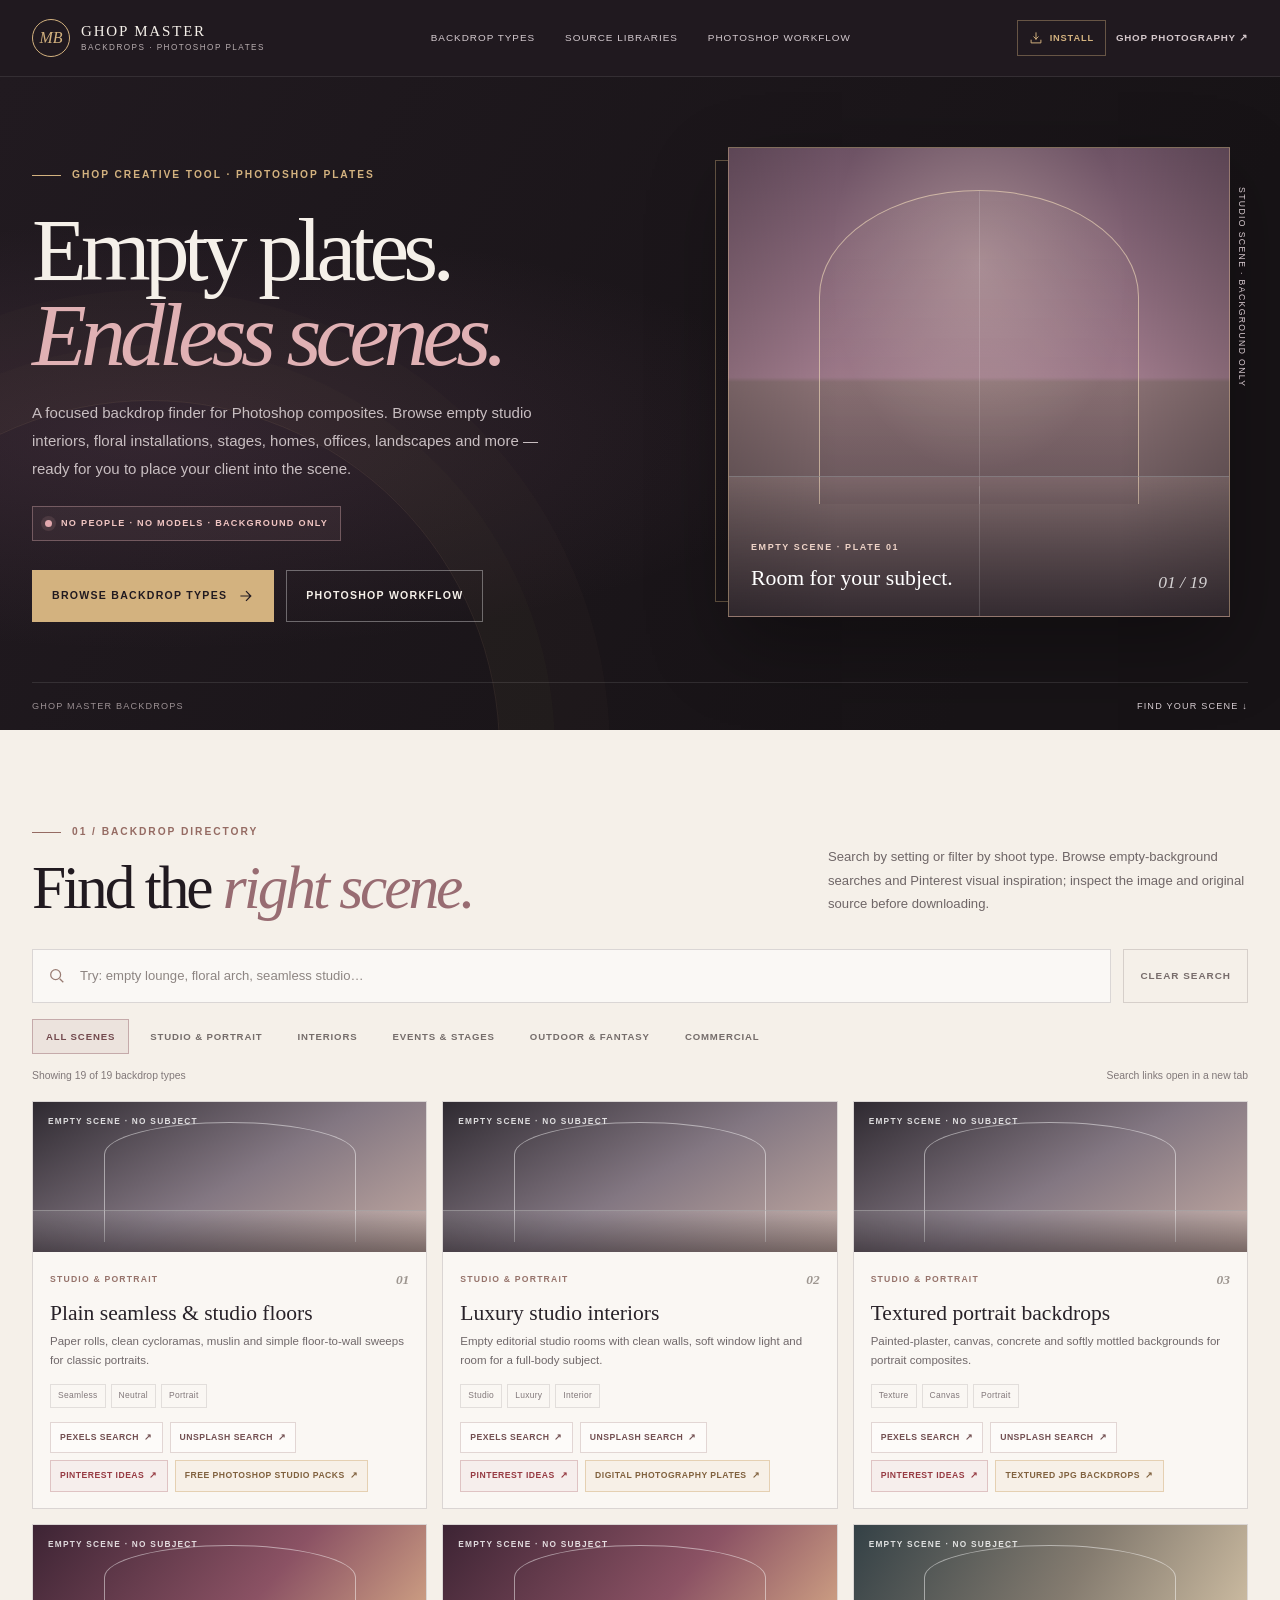
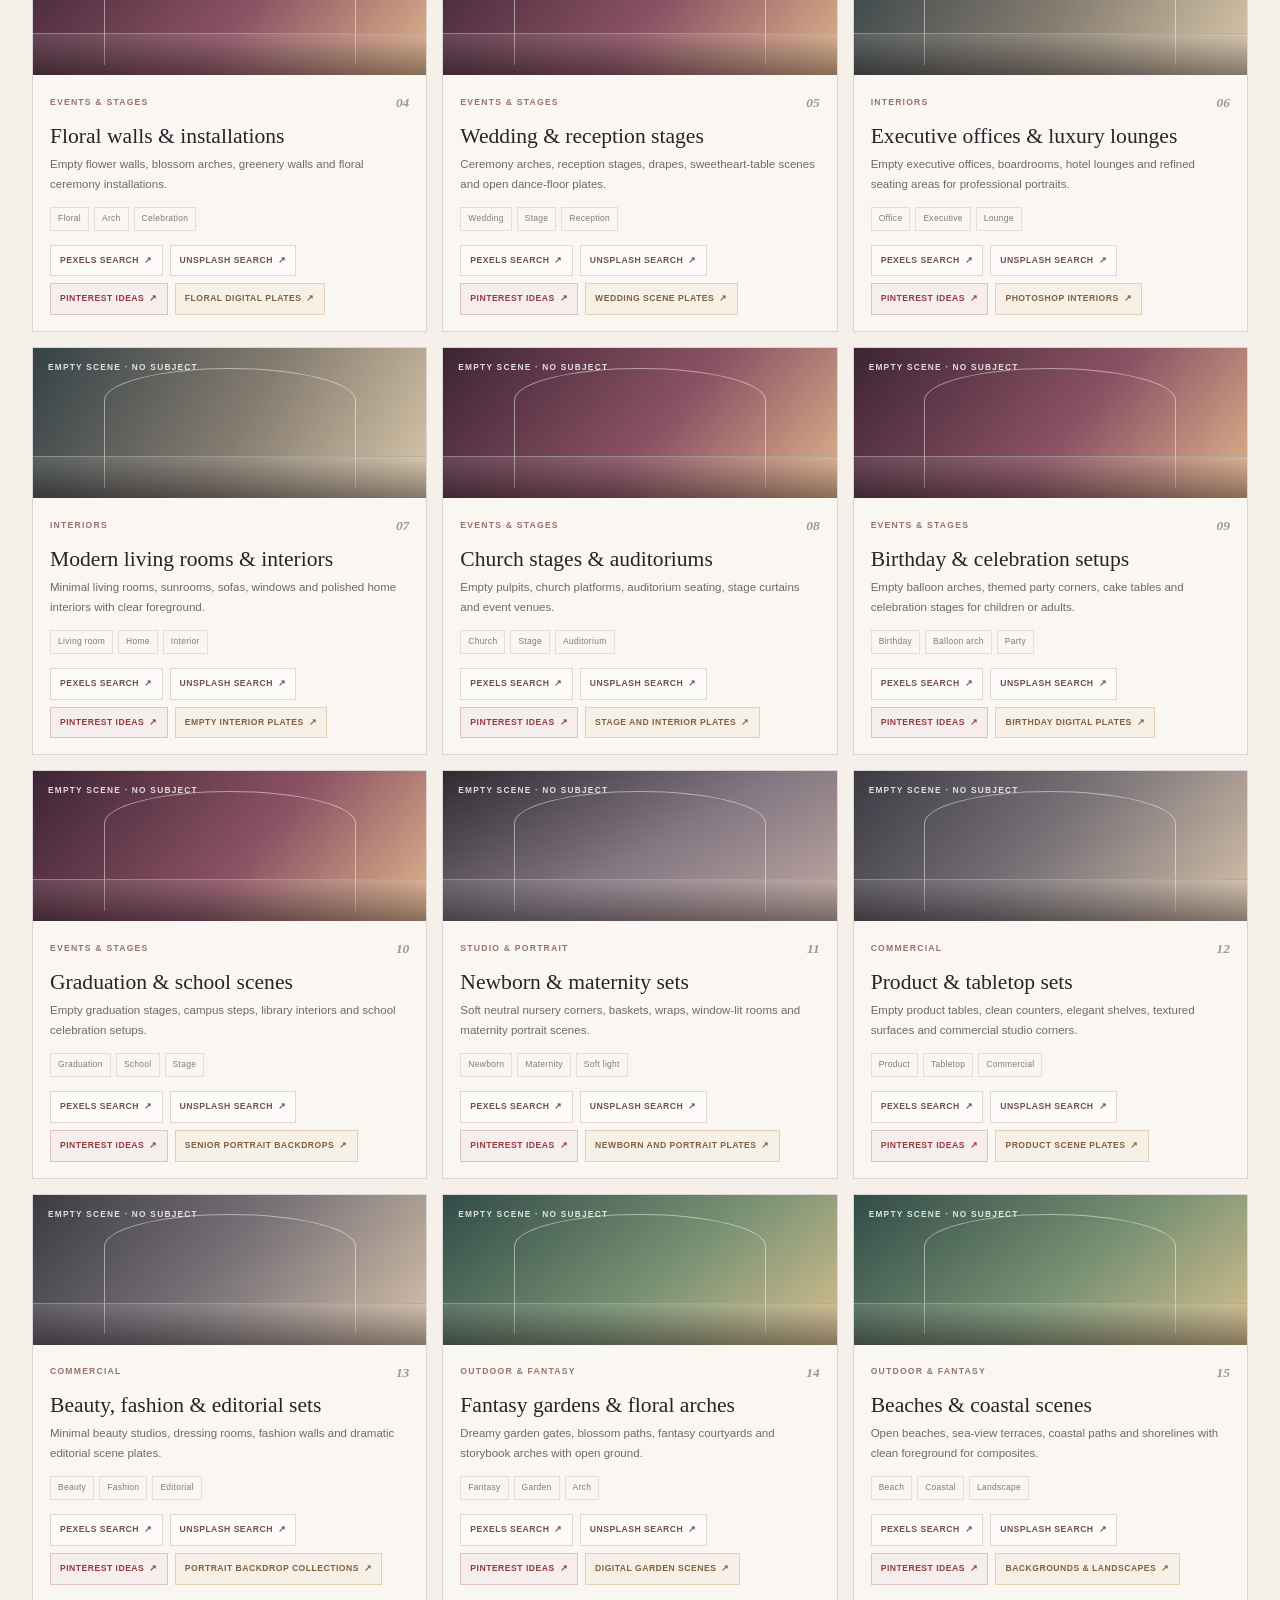
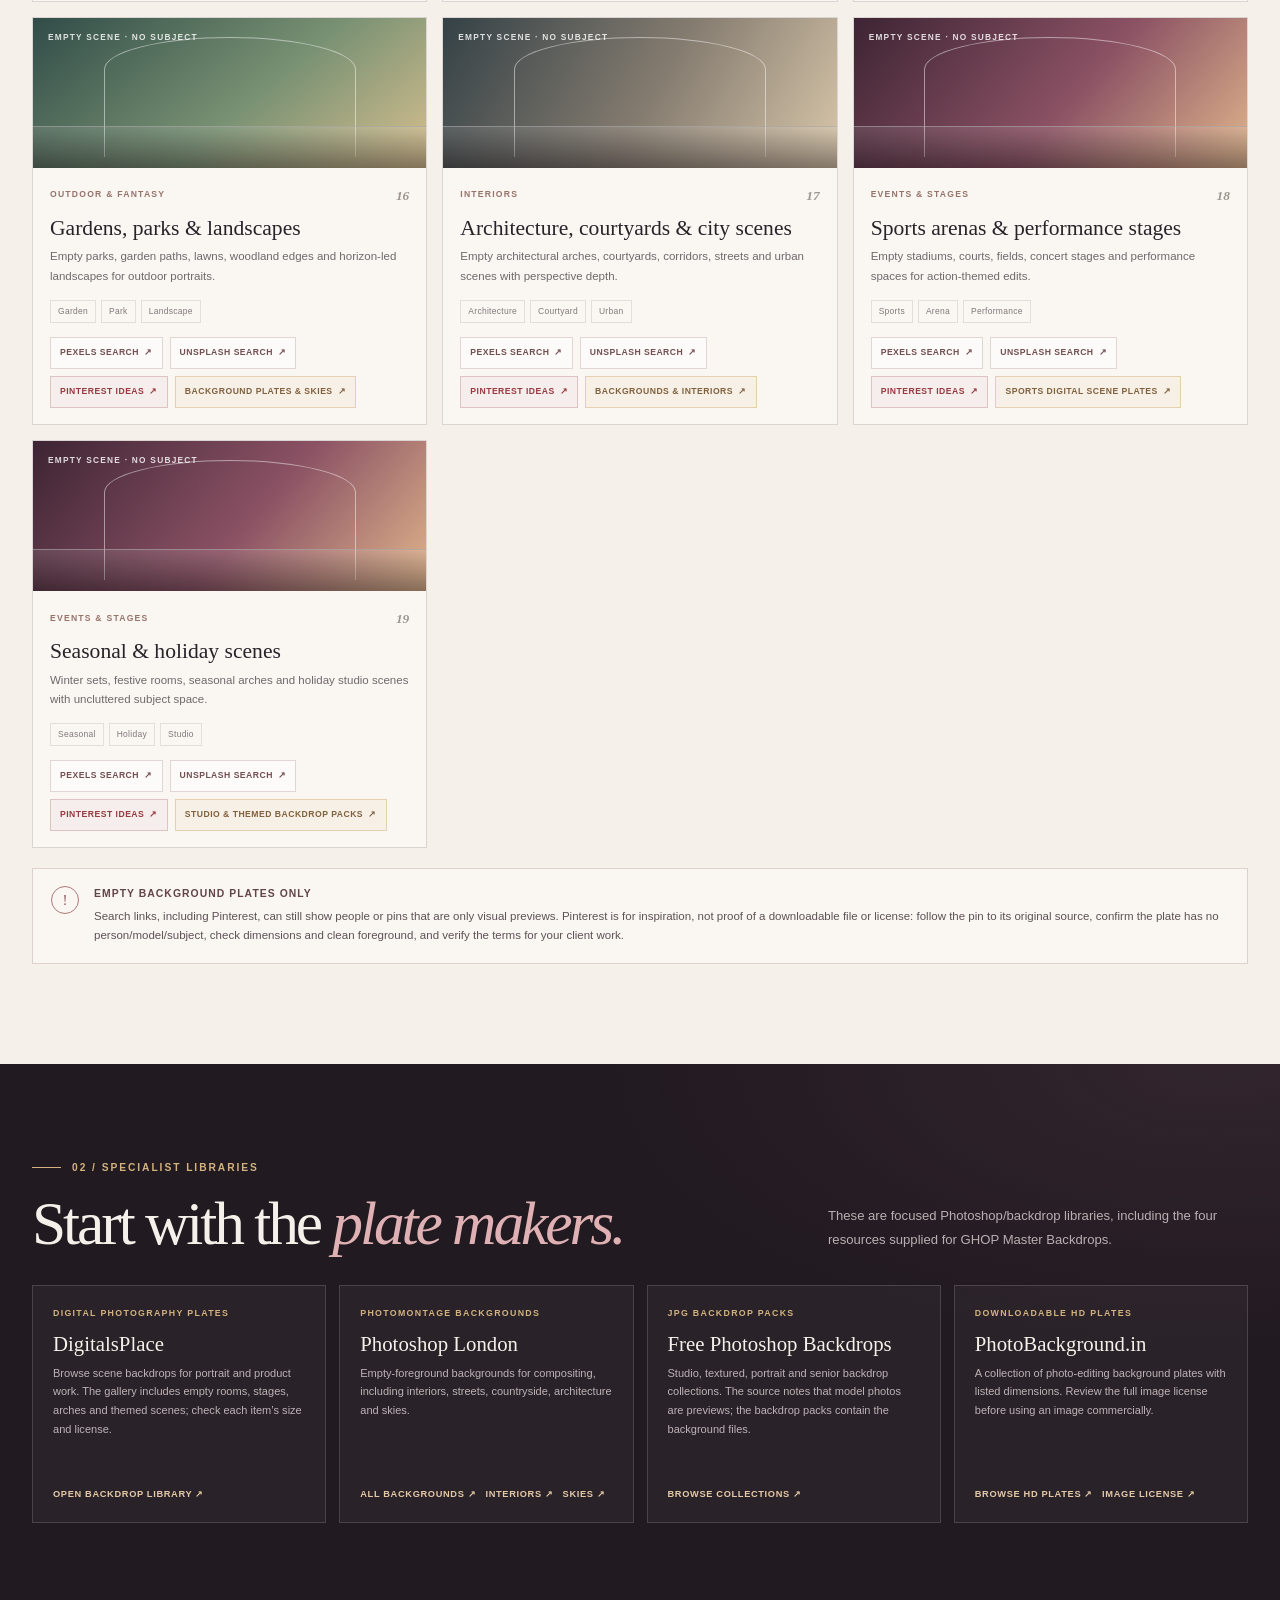
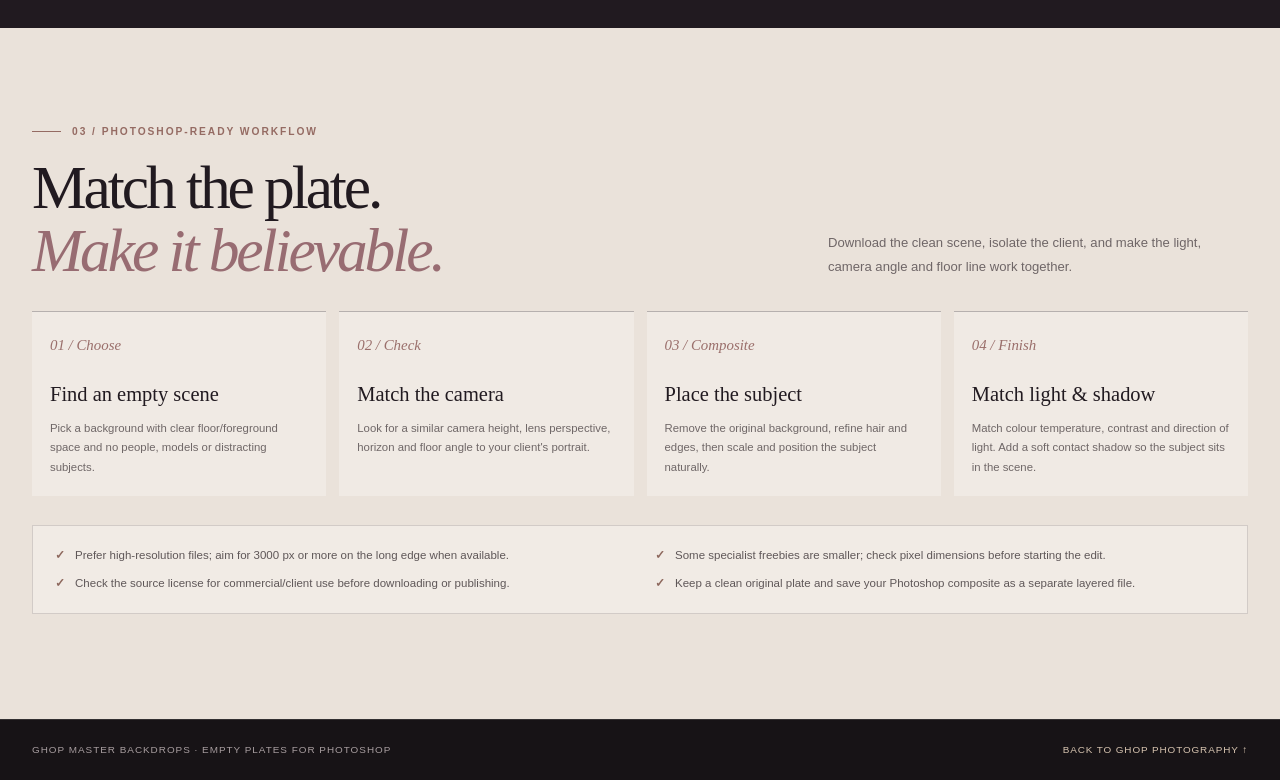
<file: master-backdrops.html>
<!doctype html>
<html lang="en">
<head>
  <meta charset="utf-8">
  <meta name="viewport" content="width=device-width, initial-scale=1">
  <meta name="theme-color" content="#211a20">
  <meta name="description" content="GHOP Master Backdrops — find empty high-resolution scene plates for Photoshop portrait, wedding, event, product and studio composites. No people or models in the backdrop itself.">
  <meta name="apple-mobile-web-app-capable" content="yes">
  <meta name="apple-mobile-web-app-status-bar-style" content="black-translucent">
  <link rel="manifest" href="./backdrops-manifest.webmanifest">
  <link rel="icon" type="image/png" sizes="192x192" href="./assets/icons/backdrops-192.png">
  <link rel="apple-touch-icon" href="./assets/icons/backdrops-192.png">
  <title>GHOP Master Backdrops — Empty plates for Photoshop</title>
  <style>
    :root {
      --ink: #211a20;
      --ink-deep: #171316;
      --plum: #392a39;
      --paper: #f5f0e9;
      --paper-soft: #eae2da;
      --gold: #d3b27f;
      --rose: #e0b1b4;
      --muted: #bcb2b2;
      --muted-dark: #6d6465;
      --line: rgba(255,255,255,.15);
      --line-paper: rgba(33,26,32,.15);
      --serif: Georgia, "Times New Roman", serif;
      --sans: Arial, Helvetica, sans-serif;
      --max: 1240px;
      --ease: cubic-bezier(.2,.7,.2,1);
    }
    *,*::before,*::after{box-sizing:border-box}
    html{scroll-behavior:smooth;scroll-padding-top:84px}
    body{margin:0;color:var(--paper);background:var(--ink-deep);font-family:var(--sans);line-height:1.6;-webkit-font-smoothing:antialiased}
    a{color:inherit;text-decoration:none}
    button,input{font:inherit}
    button,a{-webkit-tap-highlight-color:transparent}
    img{display:block;max-width:100%}
    [hidden]{display:none!important}
    :focus-visible{outline:2px solid var(--rose);outline-offset:4px}
    ::selection{background:var(--rose);color:var(--ink)}
    .shell{width:min(calc(100% - 64px),var(--max));margin-inline:auto}
    .skip-link{position:fixed;top:8px;left:8px;z-index:1000;padding:10px 14px;color:var(--ink);background:var(--paper);transform:translateY(-150%)}
    .skip-link:focus{transform:translateY(0)}
    .eyebrow,.section-kicker{display:flex;align-items:center;gap:11px;color:var(--gold);font-size:.64rem;font-weight:700;letter-spacing:.19em;text-transform:uppercase}
    .eyebrow::before,.section-kicker::before{content:"";width:29px;height:1px;background:currentColor}
    .button{display:inline-flex;min-height:52px;align-items:center;justify-content:center;gap:11px;padding:0 19px;border:1px solid var(--gold);color:var(--ink);background:var(--gold);font-size:.66rem;font-weight:700;letter-spacing:.12em;text-transform:uppercase;cursor:pointer;transition:all .23s var(--ease)}
    .button:hover{background:#e4c999;border-color:#e4c999;transform:translateY(-2px)}
    .button svg{width:16px;height:16px}
    .button-quiet{color:var(--paper);border-color:rgba(255,255,255,.35);background:transparent}
    .button-quiet:hover{color:var(--ink);background:var(--paper);border-color:var(--paper)}
    .site-header{position:sticky;top:0;z-index:40;border-bottom:1px solid rgba(255,255,255,.09);background:rgba(33,26,32,.94);backdrop-filter:blur(14px)}
    .header-inner{width:min(calc(100% - 64px),1440px);min-height:76px;margin:auto;display:flex;align-items:center;justify-content:space-between;gap:22px}
    .brand{display:inline-flex;align-items:center;gap:11px;min-width:max-content}
    .brand-mark{width:38px;height:38px;display:grid;place-items:center;border:1px solid var(--gold);border-radius:50%;color:var(--gold);font-family:var(--serif);font-size:1rem;font-style:italic}
    .brand-copy{display:flex;flex-direction:column;line-height:1.1}
    .brand-copy strong{font-family:var(--serif);font-size:.94rem;font-weight:400;letter-spacing:.12em}
    .brand-copy small{margin-top:5px;color:#b8aeb0;font-size:.51rem;letter-spacing:.18em;text-transform:uppercase}
    .header-nav{display:flex;align-items:center;gap:clamp(14px,2.5vw,30px)}
    .header-nav a{color:#d5cbd0;font-size:.62rem;letter-spacing:.1em;text-transform:uppercase;transition:color .2s ease}
    .header-nav a:hover{color:var(--rose)}
    .header-actions{display:flex;align-items:center;gap:10px}
    .install-button{display:inline-flex;min-height:36px;align-items:center;gap:7px;padding:0 11px;border:1px solid rgba(211,178,127,.4);color:var(--gold);background:transparent;font-size:.58rem;font-weight:700;letter-spacing:.09em;text-transform:uppercase;cursor:pointer}
    .install-button:hover{color:var(--ink);background:var(--gold)}
    .install-button svg{width:14px;height:14px}
    .home-link{color:#d4c8cb;font-size:.61rem;font-weight:700;letter-spacing:.08em;text-transform:uppercase}
    .home-link:hover{color:var(--rose)}
    .hero{position:relative;overflow:hidden;background:radial-gradient(ellipse at 12% 55%,rgba(147,98,130,.19),transparent 42%),linear-gradient(120deg,#211a20,#171316 80%)}
    .hero::before{content:"";position:absolute;left:-200px;bottom:-370px;width:700px;height:700px;border:1px solid rgba(211,178,127,.1);border-radius:50%;box-shadow:0 0 0 55px rgba(211,178,127,.02),0 0 0 110px rgba(211,178,127,.014);pointer-events:none}
    .hero-grid{position:relative;display:grid;grid-template-columns:1.02fr .98fr;align-items:center;gap:clamp(55px,8vw,110px);min-height:650px;padding:70px 0 88px}
    .hero h1{max-width:650px;margin:25px 0 22px;font-family:var(--serif);font-size:clamp(3.8rem,7vw,6.8rem);font-weight:400;letter-spacing:-.065em;line-height:.94}
    .hero h1 em{color:var(--rose);font-weight:400}
    .hero-copy>p{max-width:510px;margin:0;color:#c8bec1;font-size:.94rem;line-height:1.85}
    .no-subject-pill{display:inline-flex;align-items:center;gap:9px;margin-top:24px;padding:9px 12px;border:1px solid rgba(224,177,180,.36);color:#f0c5c2;background:rgba(224,177,180,.06);font-size:.57rem;font-weight:700;letter-spacing:.14em;text-transform:uppercase}
    .no-subject-pill span{width:7px;height:7px;border-radius:50%;background:#e2a8ad;box-shadow:0 0 0 4px rgba(226,168,173,.12)}
    .hero-actions{display:flex;flex-wrap:wrap;gap:12px;margin-top:29px}
    .hero-visual{position:relative;justify-self:end;width:100%;max-width:520px;padding:0 18px 25px 0}
    .plate-art{position:relative;min-height:470px;overflow:hidden;border:1px solid rgba(211,178,127,.38);background:linear-gradient(180deg,#6d5264 0%,#a17c8d 49%,#8b7275 50%,#514448 100%);box-shadow:0 30px 75px rgba(0,0,0,.3)}
    .plate-art::before{content:"";position:absolute;inset:0;background:radial-gradient(ellipse at 50% 25%,rgba(255,237,218,.28),transparent 42%),linear-gradient(90deg,rgba(0,0,0,.15),transparent 22%,transparent 78%,rgba(0,0,0,.17));pointer-events:none}
    .plate-arch{position:absolute;top:9%;left:18%;width:64%;height:67%;border:1px solid rgba(244,222,188,.62);border-bottom:0;border-radius:50% 50% 0 0 / 34% 34% 0 0;background:linear-gradient(180deg,rgba(241,218,202,.06),rgba(59,38,54,.12))}
    .plate-arch::after{content:"";position:absolute;left:50%;top:0;bottom:0;width:1px;background:rgba(255,255,255,.15)}
    .plate-floor{position:absolute;right:0;bottom:0;left:0;height:30%;border-top:1px solid rgba(255,255,255,.34);background:linear-gradient(180deg,rgba(229,200,189,.12),rgba(28,22,29,.54))}
    .plate-floor::before{content:"";position:absolute;top:0;left:50%;width:1px;height:100%;background:rgba(255,255,255,.15);transform:perspective(160px) rotateX(15deg)}
    .plate-label{position:absolute;right:22px;bottom:20px;left:22px;z-index:2;display:flex;align-items:end;justify-content:space-between;gap:20px;color:white}
    .plate-label small{display:block;color:#efd4c8;font-size:.56rem;font-weight:700;letter-spacing:.18em;text-transform:uppercase}
    .plate-label strong{display:block;margin-top:7px;font-family:var(--serif);font-size:1.36rem;font-weight:400}
    .plate-index{color:rgba(255,255,255,.78);font-family:var(--serif);font-size:1.1rem;font-style:italic}
    .plate-frame{position:absolute;inset:13px 32px 40px -13px;border:1px solid rgba(211,178,127,.4);pointer-events:none}
    .hero-note{position:absolute;top:8%;right:0;writing-mode:vertical-rl;color:#d8cbd0;font-size:.54rem;letter-spacing:.16em;text-transform:uppercase}
    .hero-foot{position:absolute;bottom:0;left:50%;width:min(calc(100% - 64px),var(--max));display:flex;justify-content:space-between;padding:16px 0;border-top:1px solid rgba(255,255,255,.1);transform:translateX(-50%);color:#9b9093;font-size:.57rem;letter-spacing:.13em;text-transform:uppercase}
    .hero-foot a{color:#d5cbd0}
    .section{padding:94px 0 100px}
    .light{color:var(--ink);background:var(--paper)}
    .section-head{display:flex;align-items:end;justify-content:space-between;gap:36px;margin-bottom:30px}
    .section-head .section-kicker{margin-bottom:16px;color:#956b63}
    .section-head h2{margin:0;font-family:var(--serif);font-size:clamp(2.5rem,4.8vw,4.5rem);font-weight:400;letter-spacing:-.05em;line-height:1.02}
    .section-head h2 em{color:#986c72;font-weight:400}
    .section-head p{max-width:420px;margin:0 0 3px;color:#6f6667;font-size:.82rem;line-height:1.8}
    .search-panel{display:grid;grid-template-columns:minmax(0,1fr) auto;gap:12px;margin-bottom:16px}
    .search-box{display:flex;align-items:center;gap:12px;padding:0 15px;border:1px solid var(--line-paper);background:rgba(255,255,255,.55)}
    .search-box svg{flex:0 0 auto;width:18px;height:18px;color:#987b72}
    .search-box input{width:100%;min-height:52px;border:0;outline:0;color:#29232a;background:transparent;font-size:.82rem}
    .search-box input::placeholder{color:#8d8582}
    .clear-search{padding:0 16px;border:1px solid var(--line-paper);color:#776c6b;background:transparent;font-size:.62rem;font-weight:700;letter-spacing:.1em;text-transform:uppercase;cursor:pointer}
    .clear-search:hover{color:var(--paper);border-color:var(--ink);background:var(--ink)}
    .filter-row{display:flex;flex-wrap:wrap;gap:7px;margin-bottom:14px}
    .filter-chip{padding:9px 13px;border:1px solid transparent;color:#756d6b;background:transparent;font-size:.6rem;font-weight:700;letter-spacing:.09em;text-transform:uppercase;cursor:pointer;transition:all .2s ease}
    .filter-chip:hover,.filter-chip[aria-pressed="true"]{border-color:rgba(152,108,114,.48);color:#734a4e;background:rgba(152,108,114,.1)}
    .directory-meta{display:flex;justify-content:space-between;gap:20px;margin:0 0 16px;color:#817879;font-size:.65rem}
    .backdrop-grid{display:grid;grid-template-columns:repeat(3,minmax(0,1fr));gap:15px}
    .backdrop-card{min-width:0;display:flex;flex-direction:column;border:1px solid var(--line-paper);background:rgba(255,255,255,.43);transition:transform .25s var(--ease),box-shadow .25s ease,border-color .25s ease}
    .backdrop-card:hover{transform:translateY(-3px);border-color:rgba(152,108,114,.4);box-shadow:0 14px 35px rgba(45,35,39,.09)}
    .card-swatch{position:relative;min-height:150px;overflow:hidden;background:linear-gradient(135deg,#483848,#88717e 55%,#ddc4b7)}
    .card-swatch::before{content:"";position:absolute;left:18%;right:18%;top:13%;height:80%;border:1px solid rgba(255,255,255,.48);border-bottom:0;border-radius:52% 52% 0 0 / 28% 28% 0 0}
    .card-swatch::after{content:"";position:absolute;right:0;bottom:0;left:0;height:28%;border-top:1px solid rgba(255,255,255,.42);background:linear-gradient(180deg,rgba(255,255,255,.1),rgba(21,16,20,.43))}
    .card-swatch.studio{background:linear-gradient(150deg,#2f2a31,#837782 52%,#c3aaa2)}
    .card-swatch.interior{background:linear-gradient(120deg,#344146,#857c70 53%,#d9c7aa)}
    .card-swatch.event{background:linear-gradient(130deg,#3d2434,#8b5264 55%,#e1b68c)}
    .card-swatch.outdoors{background:linear-gradient(140deg,#314c48,#789173 55%,#d8c08f)}
    .card-swatch.commercial{background:linear-gradient(130deg,#3b3a43,#7b7479 50%,#d7c2aa)}
    .swatch-label{position:absolute;z-index:1;top:13px;left:15px;color:rgba(255,255,255,.82);font-size:.52rem;font-weight:700;letter-spacing:.15em;text-transform:uppercase}
    .card-body{display:flex;flex:1;flex-direction:column;padding:17px 17px 16px}
    .card-meta{display:flex;align-items:center;justify-content:space-between;gap:10px;color:#96736b;font-size:.54rem;font-weight:700;letter-spacing:.14em;text-transform:uppercase}
    .card-number{color:#9d9690;font-family:var(--serif);font-size:.84rem;font-style:italic;letter-spacing:0}
    .card-body h3{margin:11px 0 7px;color:#282229;font-family:var(--serif);font-size:1.35rem;font-weight:400;line-height:1.08}
    .card-body p{margin:0 0 13px;color:#70686a;font-size:.72rem;line-height:1.7}
    .search-tags{display:flex;flex-wrap:wrap;gap:5px;margin:0 0 14px;padding:0;list-style:none}
    .search-tags li{padding:4px 7px;border:1px solid rgba(33,26,32,.11);color:#82787a;font-size:.53rem;letter-spacing:.035em}
    .card-links{display:flex;flex-wrap:wrap;gap:7px;margin-top:auto}
    .resource-link{display:inline-flex;align-items:center;gap:5px;padding:8px 9px;border:1px solid rgba(145,105,102,.25);color:#724f51;background:rgba(255,255,255,.48);font-size:.54rem;font-weight:700;letter-spacing:.055em;text-transform:uppercase;transition:all .2s ease}
    .resource-link:hover{color:#fff7f1;border-color:#835c64;background:#835c64}
    .resource-link.special{color:#80613e;border-color:rgba(211,178,127,.5);background:rgba(211,178,127,.1)}
    .resource-link.special:hover{color:var(--ink);border-color:var(--gold);background:var(--gold)}
    .resource-link.pinterest{color:#963a42;border-color:rgba(150,58,66,.24);background:rgba(150,58,66,.045)}
    .resource-link.pinterest:hover{color:#fff;border-color:#963a42;background:#963a42}
    .empty-state{grid-column:1/-1;padding:35px 20px;border:1px dashed var(--line-paper);color:#746b6b;text-align:center}
    .notice-band{display:grid;grid-template-columns:auto 1fr;gap:15px;align-items:start;margin-top:20px;padding:17px 18px;border:1px solid rgba(152,108,114,.28);color:#5d5154;background:rgba(255,255,255,.42)}
    .notice-band .mark{width:28px;height:28px;display:grid;place-items:center;border:1px solid #af7779;border-radius:50%;color:#945f64;font-family:var(--serif);font-size:.95rem}
    .notice-band strong{display:block;margin-bottom:4px;color:#624449;font-size:.65rem;letter-spacing:.1em;text-transform:uppercase}
    .notice-band p{margin:0;font-size:.72rem;line-height:1.7}
    .libraries-section{padding:96px 0 105px;color:var(--paper);background:radial-gradient(ellipse at 95% 0%,rgba(127,83,107,.18),transparent 36%),var(--ink)}
    .libraries-section .section-kicker{color:var(--gold)}
    .libraries-section .section-head h2 em{color:var(--rose)}
    .libraries-section .section-head p{color:#b9afb2}
    .library-grid{display:grid;grid-template-columns:repeat(4,minmax(0,1fr));gap:13px}
    .library-card{display:flex;flex-direction:column;min-height:238px;padding:20px;border:1px solid rgba(255,255,255,.15);background:rgba(255,255,255,.035);transition:border-color .2s ease,transform .2s ease}
    .library-card:hover{transform:translateY(-3px);border-color:rgba(211,178,127,.55)}
    .library-kicker{color:var(--gold);font-size:.55rem;font-weight:700;letter-spacing:.15em;text-transform:uppercase}
    .library-card h3{margin:13px 0 8px;font-family:var(--serif);font-size:1.3rem;font-weight:400;line-height:1.1}
    .library-card p{margin:0 0 17px;color:#bdb3b6;font-size:.69rem;line-height:1.7}
    .library-actions{display:flex;flex-wrap:wrap;gap:9px;margin-top:auto}
    .library-actions a{color:#e5c9a7;font-size:.58rem;font-weight:700;letter-spacing:.07em;text-transform:uppercase}
    .library-actions a:hover{text-decoration:underline;text-underline-offset:3px}
    .workflow-section{padding:96px 0 105px;color:var(--ink);background:var(--paper-soft)}
    .workflow-grid{display:grid;grid-template-columns:repeat(4,1fr);gap:13px;margin-top:29px}
    .workflow-step{padding:20px 18px 19px;border-top:1px solid rgba(33,26,32,.28);background:rgba(255,255,255,.27)}
    .workflow-step span{color:#9a6f6b;font-family:var(--serif);font-size:.93rem;font-style:italic}
    .workflow-step h3{margin:20px 0 8px;font-family:var(--serif);font-size:1.28rem;font-weight:400}
    .workflow-step p{margin:0;color:#6f6767;font-size:.71rem;line-height:1.7}
    .checklist{display:grid;grid-template-columns:1fr 1fr;gap:10px 30px;margin:29px 0 0;padding:20px 22px;border:1px solid rgba(33,26,32,.15);background:rgba(255,255,255,.3);list-style:none}
    .checklist li{display:flex;gap:10px;color:#5f5758;font-size:.72rem;line-height:1.6}
    .checklist li::before{content:"✓";color:#8d675c;font-weight:700}
    .site-footer{padding:22px 0;border-top:1px solid rgba(255,255,255,.12);color:#a89ea0;background:var(--ink-deep)}
    .footer-inner{display:flex;justify-content:space-between;align-items:center;gap:20px}
    .footer-inner p{margin:0;font-size:.62rem;letter-spacing:.1em;text-transform:uppercase}
    .footer-inner a{color:#d7c4b0;font-size:.62rem;letter-spacing:.09em;text-transform:uppercase}
    .toast{position:fixed;right:20px;bottom:20px;z-index:100;max-width:min(380px,calc(100% - 40px));padding:13px 16px;border:1px solid rgba(211,178,127,.55);color:var(--paper);background:#30252d;box-shadow:0 10px 28px rgba(0,0,0,.25);font-size:.72rem;opacity:0;transform:translateY(12px);pointer-events:none;transition:opacity .25s ease,transform .25s ease}
    .toast.visible{opacity:1;transform:translateY(0)}
    @media(max-width:1050px){.header-nav{gap:14px}.header-nav a{font-size:.57rem}.backdrop-grid{grid-template-columns:repeat(2,minmax(0,1fr))}.library-grid{grid-template-columns:repeat(2,minmax(0,1fr))}.workflow-grid{grid-template-columns:repeat(2,1fr)}}
    @media(max-width:820px){.shell{width:min(calc(100% - 42px),var(--max))}.header-inner{width:calc(100% - 42px);min-height:69px}.header-nav{display:none}.hero-grid{grid-template-columns:1fr 1fr;gap:30px;min-height:570px;padding:55px 0 82px}.hero h1{font-size:clamp(3.4rem,7.2vw,5.1rem)}.plate-art{min-height:410px}.section{padding-block:76px}.libraries-section,.workflow-section{padding-block:76px}}
    @media(max-width:600px){.shell{width:calc(100% - 38px)}.header-inner{width:calc(100% - 38px);gap:11px}.brand-mark{width:34px;height:34px}.brand-copy strong{font-size:.83rem}.brand-copy small{font-size:.46rem}.home-link{font-size:.52rem}.install-button{min-height:33px;padding-inline:8px;font-size:.5rem}.header-actions{gap:7px}.hero-grid{grid-template-columns:1fr;gap:34px;padding:50px 0 78px}.hero h1{font-size:clamp(3.45rem,14vw,5rem)}.hero-copy>p{font-size:.85rem}.hero-visual{width:91%;justify-self:center}.plate-art{min-height:390px}.hero-foot{width:calc(100% - 38px);font-size:.51rem}.section{padding-block:66px}.section-head{display:block;margin-bottom:22px}.section-head h2{font-size:clamp(2.8rem,12vw,4rem)}.section-head p{margin-top:14px;font-size:.78rem}.search-panel{grid-template-columns:1fr;gap:8px}.clear-search{min-height:42px}.directory-meta{font-size:.59rem}.backdrop-grid{grid-template-columns:1fr;gap:11px}.card-swatch{min-height:137px}.card-body{padding:16px 15px}.card-links{gap:6px}.resource-link{font-size:.51rem}.notice-band{grid-template-columns:1fr;gap:8px}.library-grid{grid-template-columns:1fr}.library-card{min-height:0}.workflow-grid{grid-template-columns:1fr 1fr;gap:9px}.workflow-step{padding:16px 13px}.workflow-step h3{font-size:1.12rem}.checklist{grid-template-columns:1fr;padding:17px}.footer-inner{align-items:flex-start;flex-direction:column}}
    @media(max-width:360px){.header-actions .install-button span{display:none}.install-button{width:35px;justify-content:center;padding:0}.install-button svg{width:15px;height:15px}}
    @media(prefers-reduced-motion:reduce){*,*::before,*::after{scroll-behavior:auto!important;transition-duration:.01ms!important;animation-duration:.01ms!important;animation-iteration-count:1!important}}
  </style>
</head>
<body>
  <a class="skip-link" href="#main">Skip to content</a>
  <header class="site-header">
    <div class="header-inner">
      <a class="brand" href="./master-backdrops.html" aria-label="GHOP Master Backdrops home"><span class="brand-mark">MB</span><span class="brand-copy"><strong>GHOP MASTER</strong><small>Backdrops · Photoshop plates</small></span></a>
      <nav class="header-nav" aria-label="Backdrops navigation"><a href="#library">Backdrop types</a><a href="#resources">Source libraries</a><a href="#workflow">Photoshop workflow</a></nav>
      <div class="header-actions"><button class="install-button" id="install-app" type="button" aria-label="Install GHOP Master Backdrops"><svg viewBox="0 0 20 20" aria-hidden="true"><path d="M10 2.5v9m0 0 3.2-3.2M10 11.5 6.8 8.3M3 13v4h14v-4" fill="none" stroke="currentColor" stroke-width="1.4" stroke-linecap="round" stroke-linejoin="round"/></svg><span>Install</span></button><a class="home-link" href="./index.html">GHOP Photography ↗</a></div>
    </div>
  </header>

  <main id="main">
    <section class="hero" aria-labelledby="hero-title">
      <div class="shell hero-grid">
        <div class="hero-copy">
          <div class="eyebrow">GHOP creative tool · Photoshop plates</div>
          <h1 id="hero-title">Empty plates.<br><em>Endless scenes.</em></h1>
          <p>A focused backdrop finder for Photoshop composites. Browse empty studio interiors, floral installations, stages, homes, offices, landscapes and more — ready for you to place your client into the scene.</p>
          <div class="no-subject-pill"><span aria-hidden="true"></span>No people · No models · Background only</div>
          <div class="hero-actions"><a class="button" href="#library">Browse backdrop types <svg viewBox="0 0 20 20" aria-hidden="true"><path d="M3 10h13M10 4l6 6-6 6" fill="none" stroke="currentColor" stroke-width="1.5"/></svg></a><a class="button button-quiet" href="#workflow">Photoshop workflow</a></div>
        </div>
        <div class="hero-visual" role="img" aria-label="Abstract empty studio scene plate with a clean floor and architectural arch; no people or subjects">
          <div class="plate-frame" aria-hidden="true"></div>
          <div class="plate-art"><div class="plate-arch"></div><div class="plate-floor"></div><div class="plate-label"><div><small>Empty scene · Plate 01</small><strong>Room for your subject.</strong></div><span class="plate-index">01 / 19</span></div></div>
          <span class="hero-note">Studio scene · background only</span>
        </div>
      </div>
      <div class="hero-foot"><span>GHOP Master Backdrops</span><a href="#library">Find your scene ↓</a></div>
    </section>

    <section class="section light" id="library" aria-labelledby="library-title">
      <div class="shell">
        <div class="section-head">
          <div><div class="section-kicker">01 / Backdrop directory</div><h2 id="library-title">Find the <em>right scene.</em></h2></div>
          <p>Search by setting or filter by shoot type. Browse empty-background searches and Pinterest visual inspiration; inspect the image and original source before downloading.</p>
        </div>
        <div class="search-panel">
          <label class="search-box" for="backdrop-search"><svg viewBox="0 0 20 20" aria-hidden="true"><circle cx="8.5" cy="8.5" r="5.5" fill="none" stroke="currentColor" stroke-width="1.4"/><path d="m13 13 4 4" fill="none" stroke="currentColor" stroke-width="1.4"/></svg><input id="backdrop-search" type="search" placeholder="Try: empty lounge, floral arch, seamless studio…" autocomplete="off"></label>
          <button class="clear-search" id="clear-search" type="button">Clear search</button>
        </div>
        <div class="filter-row" role="group" aria-label="Filter backdrop types">
          <button class="filter-chip" type="button" data-filter="all" aria-pressed="true">All scenes</button>
          <button class="filter-chip" type="button" data-filter="studio" aria-pressed="false">Studio &amp; portrait</button>
          <button class="filter-chip" type="button" data-filter="interior" aria-pressed="false">Interiors</button>
          <button class="filter-chip" type="button" data-filter="event" aria-pressed="false">Events &amp; stages</button>
          <button class="filter-chip" type="button" data-filter="outdoors" aria-pressed="false">Outdoor &amp; fantasy</button>
          <button class="filter-chip" type="button" data-filter="commercial" aria-pressed="false">Commercial</button>
        </div>
        <div class="directory-meta"><span id="results-count" aria-live="polite">Loading backdrop types…</span><span>Search links open in a new tab</span></div>
        <div class="backdrop-grid" id="backdrop-grid"></div>
        <div class="notice-band"><span class="mark" aria-hidden="true">!</span><div><strong>Empty background plates only</strong><p>Search links, including Pinterest, can still show people or pins that are only visual previews. Pinterest is for inspiration, not proof of a downloadable file or license: follow the pin to its original source, confirm the plate has no person/model/subject, check dimensions and clean foreground, and verify the terms for your client work.</p></div></div>
      </div>
    </section>

    <section class="libraries-section" id="resources" aria-labelledby="resources-title">
      <div class="shell">
        <div class="section-head">
          <div><div class="section-kicker">02 / Specialist libraries</div><h2 id="resources-title">Start with the <em>plate makers.</em></h2></div>
          <p>These are focused Photoshop/backdrop libraries, including the four resources supplied for GHOP Master Backdrops.</p>
        </div>
        <div class="library-grid">
          <article class="library-card"><span class="library-kicker">Digital photography plates</span><h3>DigitalsPlace</h3><p>Browse scene backdrops for portrait and product work. The gallery includes empty rooms, stages, arches and themed scenes; check each item’s size and license.</p><div class="library-actions"><a href="https://digitalsplace.com/free-photography-backdrops" target="_blank" rel="noopener noreferrer">Open backdrop library ↗</a></div></article>
          <article class="library-card"><span class="library-kicker">Photomontage backgrounds</span><h3>Photoshop London</h3><p>Empty-foreground backgrounds for compositing, including interiors, streets, countryside, architecture and skies.</p><div class="library-actions"><a href="https://photoshop.london/free-image-downloads/backgrounds/" target="_blank" rel="noopener noreferrer">All backgrounds ↗</a><a href="https://photoshop.london/free-image-downloads/backgrounds/interiors/" target="_blank" rel="noopener noreferrer">Interiors ↗</a><a href="https://photoshop.london/free-image-downloads/skies/" target="_blank" rel="noopener noreferrer">Skies ↗</a></div></article>
          <article class="library-card"><span class="library-kicker">JPG backdrop packs</span><h3>Free Photoshop Backdrops</h3><p>Studio, textured, portrait and senior backdrop collections. The source notes that model photos are previews; the backdrop packs contain the background files.</p><div class="library-actions"><a href="https://freephotoshop.org/backdrops/" target="_blank" rel="noopener noreferrer">Browse collections ↗</a></div></article>
          <article class="library-card"><span class="library-kicker">Downloadable HD plates</span><h3>PhotoBackground.in</h3><p>A collection of photo-editing background plates with listed dimensions. Review the full image license before using an image commercially.</p><div class="library-actions"><a href="https://photobackground.in/backgrounds/photo-editing-background" target="_blank" rel="noopener noreferrer">Browse HD plates ↗</a><a href="https://photobackground.in/image-license" target="_blank" rel="noopener noreferrer">Image license ↗</a></div></article>
        </div>
      </div>
    </section>

    <section class="workflow-section" id="workflow" aria-labelledby="workflow-title">
      <div class="shell">
        <div class="section-head">
          <div><div class="section-kicker">03 / Photoshop-ready workflow</div><h2 id="workflow-title">Match the plate.<br><em>Make it believable.</em></h2></div>
          <p>Download the clean scene, isolate the client, and make the light, camera angle and floor line work together.</p>
        </div>
        <div class="workflow-grid">
          <article class="workflow-step"><span>01 / Choose</span><h3>Find an empty scene</h3><p>Pick a background with clear floor/foreground space and no people, models or distracting subjects.</p></article>
          <article class="workflow-step"><span>02 / Check</span><h3>Match the camera</h3><p>Look for a similar camera height, lens perspective, horizon and floor angle to your client's portrait.</p></article>
          <article class="workflow-step"><span>03 / Composite</span><h3>Place the subject</h3><p>Remove the original background, refine hair and edges, then scale and position the subject naturally.</p></article>
          <article class="workflow-step"><span>04 / Finish</span><h3>Match light &amp; shadow</h3><p>Match colour temperature, contrast and direction of light. Add a soft contact shadow so the subject sits in the scene.</p></article>
        </div>
        <ul class="checklist" aria-label="Backdrop download checklist"><li>Prefer high-resolution files; aim for 3000 px or more on the long edge when available.</li><li>Some specialist freebies are smaller; check pixel dimensions before starting the edit.</li><li>Check the source license for commercial/client use before downloading or publishing.</li><li>Keep a clean original plate and save your Photoshop composite as a separate layered file.</li></ul>
      </div>
    </section>
  </main>

  <footer class="site-footer"><div class="shell footer-inner"><p>GHOP Master Backdrops · Empty plates for Photoshop</p><a href="./index.html">Back to GHOP Photography ↑</a></div></footer>
  <div class="toast" id="toast" role="status" aria-live="polite"></div>

  <script>
    (() => {
      const backdropTypes = [
        {group:'studio', name:'Plain seamless & studio floors', desc:'Paper rolls, clean cycloramas, muslin and simple floor-to-wall sweeps for classic portraits.', query:'empty seamless studio backdrop cyclorama no people', tags:['Seamless','Neutral','Portrait'], special:{label:'Free Photoshop studio packs',url:'https://freephotoshop.org/backdrops/'}},
        {group:'studio', name:'Luxury studio interiors', desc:'Empty editorial studio rooms with clean walls, soft window light and room for a full-body subject.', query:'empty luxury photography studio interior no people', tags:['Studio','Luxury','Interior'], special:{label:'Digital photography plates',url:'https://digitalsplace.com/free-photography-backdrops'}},
        {group:'studio', name:'Textured portrait backdrops', desc:'Painted-plaster, canvas, concrete and softly mottled backgrounds for portrait composites.', query:'empty textured portrait studio backdrop no people', tags:['Texture','Canvas','Portrait'], special:{label:'Textured JPG backdrops',url:'https://freephotoshop.org/backdrops/'}},
        {group:'event', name:'Floral walls & installations', desc:'Empty flower walls, blossom arches, greenery walls and floral ceremony installations.', query:'empty floral wall flower arch backdrop no people', tags:['Floral','Arch','Celebration'], special:{label:'Floral digital plates',url:'https://digitalsplace.com/free-photography-backdrops'}},
        {group:'event', name:'Wedding & reception stages', desc:'Ceremony arches, reception stages, drapes, sweetheart-table scenes and open dance-floor plates.', query:'empty wedding reception stage backdrop no people', tags:['Wedding','Stage','Reception'], special:{label:'Wedding scene plates',url:'https://photobackground.in/backgrounds/photo-editing-background'}},
        {group:'interior', name:'Executive offices & luxury lounges', desc:'Empty executive offices, boardrooms, hotel lounges and refined seating areas for professional portraits.', query:'empty luxury executive office lounge interior no people', tags:['Office','Executive','Lounge'], special:{label:'Photoshop interiors',url:'https://photoshop.london/free-image-downloads/backgrounds/interiors/'}},
        {group:'interior', name:'Modern living rooms & interiors', desc:'Minimal living rooms, sunrooms, sofas, windows and polished home interiors with clear foreground.', query:'empty modern living room interior background no people', tags:['Living room','Home','Interior'], special:{label:'Empty interior plates',url:'https://photoshop.london/free-image-downloads/backgrounds/interiors/'}},
        {group:'event', name:'Church stages & auditoriums', desc:'Empty pulpits, church platforms, auditorium seating, stage curtains and event venues.', query:'empty church stage auditorium interior no people', tags:['Church','Stage','Auditorium'], special:{label:'Stage and interior plates',url:'https://digitalsplace.com/free-photography-backdrops'}},
        {group:'event', name:'Birthday & celebration setups', desc:'Empty balloon arches, themed party corners, cake tables and celebration stages for children or adults.', query:'empty birthday party backdrop balloon arch no people', tags:['Birthday','Balloon arch','Party'], special:{label:'Birthday digital plates',url:'https://digitalsplace.com/free-photography-backdrops'}},
        {group:'event', name:'Graduation & school scenes', desc:'Empty graduation stages, campus steps, library interiors and school celebration setups.', query:'empty graduation school stage background no people', tags:['Graduation','School','Stage'], special:{label:'Senior portrait backdrops',url:'https://freephotoshop.org/backdrops/'}},
        {group:'studio', name:'Newborn & maternity sets', desc:'Soft neutral nursery corners, baskets, wraps, window-lit rooms and maternity portrait scenes.', query:'empty newborn maternity studio set background no people', tags:['Newborn','Maternity','Soft light'], special:{label:'Newborn and portrait plates',url:'https://digitalsplace.com/free-photography-backdrops'}},
        {group:'commercial', name:'Product & tabletop sets', desc:'Empty product tables, clean counters, elegant shelves, textured surfaces and commercial studio corners.', query:'empty product photography tabletop set background no people', tags:['Product','Tabletop','Commercial'], special:{label:'Product scene plates',url:'https://digitalsplace.com/free-photography-backdrops'}},
        {group:'commercial', name:'Beauty, fashion & editorial sets', desc:'Minimal beauty studios, dressing rooms, fashion walls and dramatic editorial scene plates.', query:'empty fashion beauty editorial studio background no people', tags:['Beauty','Fashion','Editorial'], special:{label:'Portrait backdrop collections',url:'https://freephotoshop.org/backdrops/'}},
        {group:'outdoors', name:'Fantasy gardens & floral arches', desc:'Dreamy garden gates, blossom paths, fantasy courtyards and storybook arches with open ground.', query:'empty fantasy garden floral arch backdrop no people', tags:['Fantasy','Garden','Arch'], special:{label:'Digital garden scenes',url:'https://digitalsplace.com/free-photography-backdrops'}},
        {group:'outdoors', name:'Beaches & coastal scenes', desc:'Open beaches, sea-view terraces, coastal paths and shorelines with clean foreground for composites.', query:'empty beach coastal scene background no people', tags:['Beach','Coastal','Landscape'], special:{label:'Backgrounds & landscapes',url:'https://photoshop.london/free-image-downloads/backgrounds/'}},
        {group:'outdoors', name:'Gardens, parks & landscapes', desc:'Empty parks, garden paths, lawns, woodland edges and horizon-led landscapes for outdoor portraits.', query:'empty garden park landscape background no people', tags:['Garden','Park','Landscape'], special:{label:'Background plates & skies',url:'https://photoshop.london/free-image-downloads/backgrounds/'}},
        {group:'interior', name:'Architecture, courtyards & city scenes', desc:'Empty architectural arches, courtyards, corridors, streets and urban scenes with perspective depth.', query:'empty architecture courtyard urban background no people', tags:['Architecture','Courtyard','Urban'], special:{label:'Backgrounds & interiors',url:'https://photoshop.london/free-image-downloads/backgrounds/'}},
        {group:'event', name:'Sports arenas & performance stages', desc:'Empty stadiums, courts, fields, concert stages and performance spaces for action-themed edits.', query:'empty sports stadium performance stage background no people', tags:['Sports','Arena','Performance'], special:{label:'Sports digital scene plates',url:'https://digitalsplace.com/free-photography-backdrops'}},
        {group:'event', name:'Seasonal & holiday scenes', desc:'Winter sets, festive rooms, seasonal arches and holiday studio scenes with uncluttered subject space.', query:'empty seasonal holiday studio backdrop no people', tags:['Seasonal','Holiday','Studio'], special:{label:'Studio & themed backdrop packs',url:'https://freephotoshop.org/backdrops/'}}
      ];

      const groupNames = {studio:'Studio & portrait', interior:'Interiors', event:'Events & stages', outdoors:'Outdoor & fantasy', commercial:'Commercial'};
      const grid = document.getElementById('backdrop-grid');
      const searchInput = document.getElementById('backdrop-search');
      const countLabel = document.getElementById('results-count');
      const buttons = [...document.querySelectorAll('[data-filter]')];
      let activeFilter = 'all';

      function addLink(container, label, href, extraClass='') {
        const link = document.createElement('a');
        link.className = `resource-link ${extraClass}`.trim();
        link.href = href;
        link.target = '_blank';
        link.rel = 'noopener noreferrer';
        link.textContent = label;
        const arrow = document.createElement('span');
        arrow.setAttribute('aria-hidden','true');
        arrow.textContent = '↗';
        link.appendChild(arrow);
        container.appendChild(link);
      }

      backdropTypes.forEach((item,index) => {
        const card = document.createElement('article');
        card.className = 'backdrop-card';
        card.dataset.group = item.group;
        card.dataset.search = `${item.name} ${item.desc} ${item.tags.join(' ')} ${item.query}`.toLowerCase();

        const swatch = document.createElement('div');
        swatch.className = `card-swatch ${item.group}`;
        swatch.setAttribute('aria-hidden','true');
        const swatchLabel = document.createElement('span');
        swatchLabel.className = 'swatch-label';
        swatchLabel.textContent = 'EMPTY SCENE · NO SUBJECT';
        swatch.appendChild(swatchLabel);
        card.appendChild(swatch);

        const body = document.createElement('div');
        body.className = 'card-body';
        const meta = document.createElement('div');
        meta.className = 'card-meta';
        const group = document.createElement('span'); group.textContent = groupNames[item.group];
        const number = document.createElement('span'); number.className='card-number'; number.textContent=String(index+1).padStart(2,'0');
        meta.append(group,number);
        body.appendChild(meta);
        const title = document.createElement('h3'); title.textContent=item.name; body.appendChild(title);
        const desc = document.createElement('p'); desc.textContent=item.desc; body.appendChild(desc);
        const tags = document.createElement('ul'); tags.className='search-tags';
        item.tags.forEach(tag=>{const li=document.createElement('li');li.textContent=tag;tags.appendChild(li)});
        body.appendChild(tags);
        const linkGroup = document.createElement('div'); linkGroup.className='card-links';
        addLink(linkGroup,'Pexels search',`https://www.pexels.com/search/${encodeURIComponent(item.query)}/`);
        addLink(linkGroup,'Unsplash search',`https://unsplash.com/s/photos/${encodeURIComponent(item.query)}`);
        const pinterestQuery = `${item.query} background only empty plate`;
        addLink(linkGroup,'Pinterest ideas',`https://www.pinterest.com/search/pins/?q=${encodeURIComponent(pinterestQuery)}`,'pinterest');
        if(item.special) addLink(linkGroup,item.special.label,item.special.url,'special');
        body.appendChild(linkGroup);
        card.appendChild(body);
        grid.appendChild(card);
      });

      function applyFilters() {
        const term = searchInput.value.trim().toLowerCase();
        let shown = 0;
        [...grid.querySelectorAll('.backdrop-card')].forEach(card => {
          const matchesGroup = activeFilter === 'all' || card.dataset.group === activeFilter;
          const matchesText = !term || card.dataset.search.includes(term);
          card.hidden = !(matchesGroup && matchesText);
          if (!card.hidden) shown++;
        });
        countLabel.textContent = `Showing ${shown} of ${backdropTypes.length} backdrop types`;
        let empty = document.getElementById('empty-state');
        if (shown === 0) {
          if (!empty) { empty=document.createElement('div'); empty.id='empty-state'; empty.className='empty-state'; empty.textContent='No matching backdrop type. Try a broader search or choose All scenes.'; grid.appendChild(empty); }
        } else if (empty) empty.remove();
      }
      buttons.forEach(button=>button.addEventListener('click',()=>{
        activeFilter=button.dataset.filter;
        buttons.forEach(item=>item.setAttribute('aria-pressed',String(item===button)));
        applyFilters();
      }));
      searchInput.addEventListener('input',applyFilters);
      document.getElementById('clear-search').addEventListener('click',()=>{searchInput.value='';activeFilter='all';buttons.forEach((button,index)=>button.setAttribute('aria-pressed',String(index===0)));applyFilters();searchInput.focus();});
      applyFilters();

      // This tool can also be installed as a separate PWA from its own manifest.
      const toast = document.getElementById('toast');
      let toastTimer;
      function showToast(message){toast.textContent=message;toast.classList.add('visible');clearTimeout(toastTimer);toastTimer=setTimeout(()=>toast.classList.remove('visible'),6000)}
      let installPrompt=null;
      const installButton=document.getElementById('install-app');
      const isInstalled=()=>Boolean((window.matchMedia&&window.matchMedia('(display-mode: standalone)').matches)||navigator.standalone===true);
      if(isInstalled()){installButton.querySelector('span').textContent='Installed'}
      window.addEventListener('beforeinstallprompt',event=>{event.preventDefault();installPrompt=event});
      installButton.addEventListener('click',async()=>{
        if(isInstalled()){showToast('GHOP Master Backdrops is already installed.');return}
        if(installPrompt){const prompt=installPrompt;installPrompt=null;await prompt.prompt();const choice=await prompt.userChoice;if(choice.outcome==='accepted')showToast('GHOP Master Backdrops is installing.');return}
        const ios=/iphone|ipad|ipod/i.test(navigator.userAgent);
        showToast(ios?'On iPhone or iPad, tap Share → Add to Home Screen.':'Open in a supported browser and use its menu → Install app or Add to Home screen.');
      });
      window.addEventListener('appinstalled',()=>{installPrompt=null;installButton.querySelector('span').textContent='Installed';showToast('GHOP Master Backdrops installed.')});
      if('serviceWorker' in navigator) navigator.serviceWorker.register('./service-worker.js').catch(()=>{});
    })();
  </script>
</body>
</html>
</file>
